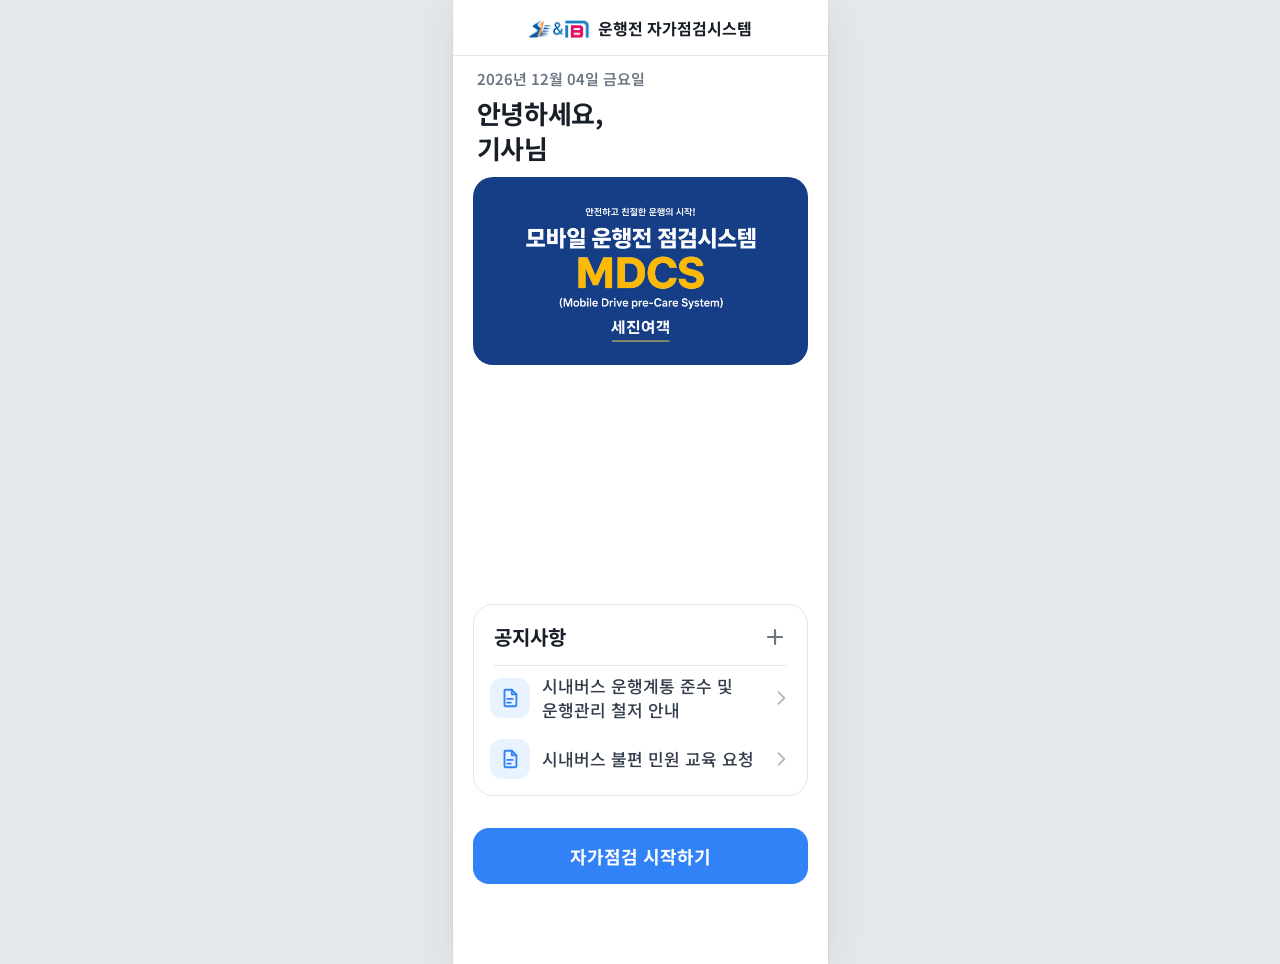
<file: index.html>
<!DOCTYPE html>
<html lang="ko">
<head>
<meta charset="UTF-8">
<meta name="viewport" content="width=device-width,initial-scale=1,viewport-fit=cover">
<title>운행전 자가점검시스템</title>

<!-- 기본 메타 태그 -->
<meta name="description" content="부산 세진여객 운전기사 운행전 자가점검시스템">
<meta name="theme-color" content="#3182F6">

<!-- PWA 메타 태그 (주석처리) -->
<!-- <meta name="apple-mobile-web-app-capable" content="yes"> -->
<!-- <meta name="apple-mobile-web-app-status-bar-style" content="default"> -->
<!-- <meta name="apple-mobile-web-app-title" content="세진여객 점검"> -->

<!-- PWA 아이콘 (주석처리) -->
<!-- <link rel="icon" type="image/png" sizes="32x32" href="/icons/icon-32x32.png"> -->
<!-- <link rel="icon" type="image/png" sizes="16x16" href="/icons/icon-16x16.png"> -->
<!-- <link rel="apple-touch-icon" href="/icons/icon-192x192.png"> -->
<!-- <link rel="manifest" href="/manifest.json"> -->

<link rel="preconnect" href="https://fonts.googleapis.com">
<link rel="preconnect" href="https://fonts.gstatic.com" crossorigin>
<link rel="stylesheet" href="https://fonts.googleapis.com/css2?family=Noto+Sans+KR:wght@400;500;600;700;800&display=swap">
<link rel="stylesheet" href="styles.css?v=20261014g">
</head>
<body>

<!-- ======== 스플래시 ======== -->
<div id="splash" class="splash-overlay">
  <div class="splash-content">
    <div class="splash-logo-wrap">
      <img src="logo1.png" alt="MDCS 로고">
    </div>
    <div class="splash-title">MDCS</div>
    <div class="splash-subtitle splash-subtitle-kr">운행 전 자가점검시스템</div>
    <div class="splash-subtitle">(Mobile Drive Pre-Care System)</div>
  </div>
</div>

<!-- ======== 상단 내비게이션 (header.js) ======== -->
<div id="header-container"></div>

<!-- ======== 메인 화면 ======== -->
<section id="p-landing" class="page" data-nav="brand">
  <div class="landing">
    <div class="landing-greeting">
      <p id="landing-date" class="landing-date"></p>
      <h1 id="landing-hello" class="landing-hello">안녕하세요,<br>기사님</h1>
    </div>

    <div class="banner">
      <img src="images/mdcs-banner-163e86.jpg" alt="안전하고 친절한 운행의 시작! 모바일 운행전 점검시스템 MDCS">
    </div>

    <section class="section-card" aria-labelledby="notice-heading">
      <div class="list-header">
        <h2 id="notice-heading" class="list-header-title">공지사항</h2>
        <button id="notice-board-open" class="icon-btn" type="button" aria-label="공지사항 전체 보기">
          <svg viewBox="0 0 24 24" fill="none" stroke="currentColor" stroke-width="2.2" stroke-linecap="round" aria-hidden="true"><path d="M12 5v14M5 12h14"/></svg>
        </button>
      </div>
      <ul id="landing-notice-list" class="list"></ul>
    </section>
  </div>

  <div class="bottom-cta">
    <button id="landing-start-btn" class="btn btn-primary" type="button">자가점검 시작하기</button>
  </div>
</section>

<!-- ======== 공지사항 전체 ======== -->
<section id="p-board" class="page" data-nav="back" data-title="공지사항" data-tone="grey">
  <div class="landing">
    <section class="section-card">
      <ul id="board-notice-list" class="list"></ul>
    </section>
  </div>
</section>

<!-- ======== 기사님 이름 ======== -->
<section id="p-driver-name" class="page" data-nav="back" data-title="자가점검">
  <div class="top">
    <h1 class="top-title">기사님 성함을<br>알려주세요</h1>
    <p class="top-desc">처음 한 번만 입력하면 다음부터는 바로 시작해요.</p>
  </div>
  <div class="step-body">
    <label class="field">
      <span class="field-label">이름</span>
      <input id="driver-name-input" class="field-input" type="text" placeholder="예) 홍길동" maxlength="20" autocomplete="off">
    </label>
  </div>
  <div class="bottom-cta">
    <div class="cta-row">
      <button class="btn btn-secondary" type="button" data-prev>이전</button>
      <button id="driver-name-submit" class="btn btn-primary" type="button" disabled>다음</button>
    </div>
  </div>
</section>

<!-- ======== 1단계 : 근무지, 이어서 2단계 노선 ======== -->
<section id="p0" class="page" data-nav="back" data-title="자가점검">
  <div class="top" id="site-head">
    <p class="top-eyebrow">1 / 7</p>
    <h1 class="top-title">오늘 근무하는 곳을<br>선택해 주세요</h1>
  </div>
  <div class="step-body">
    <div id="site-options" class="option-grid cols-2">
      <button class="option-tile tall" type="button" data-value="노포" aria-pressed="false">노포</button>
      <button class="option-tile tall" type="button" data-value="정관" aria-pressed="false">정관</button>
    </div>
    <div id="route-section" class="reveal follow-block page-follow" hidden>
      <p class="top-eyebrow">2 / 7</p>
      <h2 class="follow-title">운행할 노선을<br>선택해 주세요</h2>
      <div id="busno-options" class="option-grid cols-3"></div>
      <div id="plate-section" class="reveal follow-block" hidden>
        <h2 class="follow-title">차량번호를 선택해 주세요.</h2>
        <div class="search-wrap">
          <label class="search-field">
            <svg viewBox="0 0 24 24" fill="none" stroke="currentColor" stroke-width="2.2" stroke-linecap="round" aria-hidden="true"><circle cx="11" cy="11" r="7"/><path d="M20 20l-3.5-3.5"/></svg>
            <input id="plate-filter" class="field-input" type="text" inputmode="numeric" maxlength="4" placeholder="차량번호 숫자로 검색" autocomplete="off" aria-label="차량번호 검색">
          </label>
        </div>
        <div id="plate-recent" hidden>
          <p class="section-label">최근 선택</p>
          <div id="plate-recent-grid" class="option-grid cols-3"></div>
        </div>
        <div class="plate-scroll">
          <p id="plate-all-label" class="section-label">전체 차량</p>
          <div id="plate-grid" class="option-grid cols-3"></div>
          <p id="plate-empty" class="empty-state" hidden>검색한 차량번호가 없어요.</p>
        </div>
      </div>
    </div>
    <div id="uniform-section" class="reveal follow-block page-follow" hidden>
      <p class="top-eyebrow">3 / 7</p>
    <h2 class="follow-title">복장 상태는<br>어떤가요?</h2>
  
    <div id="uniform-options" class="option-list">
      <button class="option-row" type="button" data-value="ok" aria-pressed="false">양호해요<span class="radio" aria-hidden="true"></span></button>
      <button class="option-row" type="button" data-value="bad" aria-pressed="false">불량이에요<span class="radio" aria-hidden="true"></span></button>
    </div>
    <div id="uniform-reason-wrap" class="reveal" hidden>
      <label class="field">
        <span class="field-label">어떤 점이 불량인가요?</span>
        <textarea id="reason-input" class="field-input field-textarea" rows="3" maxlength="100" placeholder="예) 넥타이를 착용하지 못했어요" autocomplete="off"></textarea>
        <span id="reason-counter" class="field-counter">0 / 100</span>
      </label>
    </div>
      <button id="uniform-continue" class="btn btn-primary continue-btn" type="button" hidden>이어서 진행하기</button>
    </div>


    <div id="health-section" class="reveal follow-block page-follow" hidden>
      <p class="top-eyebrow">4 / 7</p>
    <h2 class="follow-title">오늘 몸 상태는<br>어떤가요?</h2>
  
    <div id="health-options" class="option-list">
      <button class="option-row" type="button" data-value="ok" aria-pressed="false">양호해요<span class="radio" aria-hidden="true"></span></button>
      <button class="option-row" type="button" data-value="symptom" aria-pressed="false">증상이 있어요<span class="radio" aria-hidden="true"></span></button>
    </div>
    <div id="health-detail-wrap" class="reveal" hidden>
      <p id="health-detail-label" class="section-label">어떤 증상인가요?</p>
      <div id="health-chips" class="option-grid cols-2">
        <button class="option-tile compact" type="button" data-value="몸살" aria-pressed="false">몸살</button>
        <button class="option-tile compact" type="button" data-value="감기" aria-pressed="false">감기</button>
        <button class="option-tile compact" type="button" data-value="장염" aria-pressed="false">장염</button>
        <button class="option-tile compact" type="button" data-value="기타" aria-pressed="false">기타</button>
      </div>
      <div id="health-custom-wrap" class="reveal" hidden>
        <label class="field">
          <span class="field-label">증상을 적어 주세요</span>
          <textarea id="health-custom" class="field-input field-textarea health-note" rows="2" maxlength="100" placeholder="예) 두통이 있어요" autocomplete="off"></textarea>
          <span id="health-counter" class="field-counter">0 / 100</span>
        </label>
        <button id="health-continue" class="btn btn-primary continue-btn" type="button" hidden>이어서 진행하기</button>
        <button id="health-chip-reset" class="text-btn health-reset" type="button">다른 증상 고르기</button>
      </div>
    </div>
    </div>


    <div id="alcohol-section" class="reveal follow-block page-follow" hidden>
      <p class="top-eyebrow">5 / 7</p>
    <h2 class="follow-title">24시간 내에<br>술을 마셨나요?</h2>
  
    <div id="alcohol-options" class="option-list">
      <button class="option-row" type="button" data-value="no" aria-pressed="false">아니요, 마시지 않았어요<span class="radio" aria-hidden="true"></span></button>
      <button class="option-row danger" type="button" data-value="yes" aria-pressed="false">예, 마셨어요<span class="radio" aria-hidden="true"></span></button>
    </div>
    <div id="alcohol-warning" class="callout danger reveal" role="alert" hidden>
      <svg viewBox="0 0 24 24" fill="none" stroke="currentColor" stroke-width="2.2" stroke-linecap="round" aria-hidden="true"><circle cx="12" cy="12" r="9"/><path d="M12 7.5v5.5M12 16.5h.01"/></svg>
      <div>
        <p class="callout-title">반드시 관리자에게 알려 주세요</p>
        <p class="callout-desc">관리자에게 문의한 뒤 음주 측정을 진행해 주세요.</p>
      </div>
    </div>
      <button id="alcohol-continue" class="btn btn-primary continue-btn" type="button" hidden>이어서 진행하기</button>
    </div>


    <div id="interior-section" class="reveal follow-block page-follow check-section" hidden>
      <p class="top-eyebrow">6 / 7</p>
    <h2 class="follow-title">차량 내부 관리 실태를<br>확인해 주세요</h2>
  <div id="vehicle-checks" class="check-list">
    <div class="check-item" data-check="cctv">
      <p class="check-item-title"><span class="check-item-no">1</span>CCTV 작동 및 관리상태</p>
      <div class="option-grid cols-2">
        <button class="option-tile compact" type="button" data-item="cctv" data-value="ok" aria-pressed="false">문제 없음</button>
        <button class="option-tile compact danger" type="button" data-item="cctv" data-value="bad" aria-pressed="false">문제 있음</button>
      </div>
      <div class="reveal" hidden>
        <div class="problem-box">
          <label class="field">
            <span class="field-label">어떤 문제가 있나요?</span>
            <textarea class="field-input field-textarea" data-note="cctv" rows="1" maxlength="100" placeholder="예) 화면이 나오지 않아요" autocomplete="off"></textarea>
            <span class="field-counter">0 / 100</span>
          </label>
          <label class="photo-btn">
            <span class="photo-icon" aria-hidden="true"><svg viewBox="0 0 24 24" fill="none" stroke="currentColor" stroke-width="2" stroke-linecap="round" stroke-linejoin="round"><path d="M4 8h3l1.6-2h6.8L17 8h3a1 1 0 0 1 1 1v9a1 1 0 0 1-1 1H4a1 1 0 0 1-1-1V9a1 1 0 0 1 1-1z"/><circle cx="12" cy="13" r="3.2"/></svg></span>
            <span class="photo-btn-title">사진 촬영</span>
            <input class="photo-input" data-photo="cctv" type="file" accept="image/*" capture="environment">
          </label>
          <div class="photo-preview" data-photo-preview="cctv" hidden>
            <img alt="CCTV 문제 사진">
            <button class="text-btn" type="button" data-photo-clear="cctv">사진 삭제</button>
          </div>
        </div>
      </div>
    </div>
    <div class="check-item" data-check="terminal">
      <p class="check-item-title"><span class="check-item-no">2</span>단말기 작동 상태</p>
      <div class="option-grid cols-2">
        <button class="option-tile compact" type="button" data-item="terminal" data-value="ok" aria-pressed="false">문제 없음</button>
        <button class="option-tile compact danger" type="button" data-item="terminal" data-value="bad" aria-pressed="false">문제 있음</button>
      </div>
      <div class="reveal" hidden>
        <div class="problem-box">
          <label class="field">
            <span class="field-label">어떤 문제가 있나요?</span>
            <textarea class="field-input field-textarea" data-note="terminal" rows="1" maxlength="100" placeholder="예) 단말기가 켜지지 않아요" autocomplete="off"></textarea>
            <span class="field-counter">0 / 100</span>
          </label>
          <label class="photo-btn">
            <span class="photo-icon" aria-hidden="true"><svg viewBox="0 0 24 24" fill="none" stroke="currentColor" stroke-width="2" stroke-linecap="round" stroke-linejoin="round"><path d="M4 8h3l1.6-2h6.8L17 8h3a1 1 0 0 1 1 1v9a1 1 0 0 1-1 1H4a1 1 0 0 1-1-1V9a1 1 0 0 1 1-1z"/><circle cx="12" cy="13" r="3.2"/></svg></span>
            <span class="photo-btn-title">사진 촬영</span>
            <input class="photo-input" data-photo="terminal" type="file" accept="image/*" capture="environment">
          </label>
          <div class="photo-preview" data-photo-preview="terminal" hidden>
            <img alt="단말기 문제 사진">
            <button class="text-btn" type="button" data-photo-clear="terminal">사진 삭제</button>
          </div>
        </div>
      </div>
    </div>
    <div class="check-item" data-check="energy">
      <p class="check-item-title"><span class="check-item-no">3</span>에너지(배터리, CNG) 잔여량</p>
      <div class="option-grid cols-2">
        <button class="option-tile compact" type="button" data-item="energy" data-value="ok" aria-pressed="false">문제 없음</button>
        <button class="option-tile compact danger" type="button" data-item="energy" data-value="bad" aria-pressed="false">문제 있음</button>
      </div>
      <div class="reveal" hidden>
        <div class="problem-box">
          <label class="field">
            <span class="field-label">어떤 문제가 있나요?</span>
            <textarea class="field-input field-textarea" data-note="energy" rows="1" maxlength="100" placeholder="예) CNG가 거의 없어요" autocomplete="off"></textarea>
            <span class="field-counter">0 / 100</span>
          </label>
          <label class="photo-btn">
            <span class="photo-icon" aria-hidden="true"><svg viewBox="0 0 24 24" fill="none" stroke="currentColor" stroke-width="2" stroke-linecap="round" stroke-linejoin="round"><path d="M4 8h3l1.6-2h6.8L17 8h3a1 1 0 0 1 1 1v9a1 1 0 0 1-1 1H4a1 1 0 0 1-1-1V9a1 1 0 0 1 1-1z"/><circle cx="12" cy="13" r="3.2"/></svg></span>
            <span class="photo-btn-title">사진 촬영</span>
            <input class="photo-input" data-photo="energy" type="file" accept="image/*" capture="environment">
          </label>
          <div class="photo-preview" data-photo-preview="energy" hidden>
            <img alt="에너지 잔여량 문제 사진">
            <button class="text-btn" type="button" data-photo-clear="energy">사진 삭제</button>
          </div>
        </div>
      </div>
    </div>
    <div class="check-item" data-check="dashboard">
      <p class="check-item-title"><span class="check-item-no">4</span>계기판(경고등)</p>
      <div class="option-grid cols-2">
        <button class="option-tile compact" type="button" data-item="dashboard" data-value="ok" aria-pressed="false">문제 없음</button>
        <button class="option-tile compact danger" type="button" data-item="dashboard" data-value="bad" aria-pressed="false">문제 있음</button>
      </div>
      <div class="reveal" hidden>
        <div class="problem-box">
          <label class="field">
            <span class="field-label">어떤 문제가 있나요?</span>
            <textarea class="field-input field-textarea" data-note="dashboard" rows="1" maxlength="100" placeholder="예) 경고등이 켜져 있어요" autocomplete="off"></textarea>
            <span class="field-counter">0 / 100</span>
          </label>
          <label class="photo-btn">
            <span class="photo-icon" aria-hidden="true"><svg viewBox="0 0 24 24" fill="none" stroke="currentColor" stroke-width="2" stroke-linecap="round" stroke-linejoin="round"><path d="M4 8h3l1.6-2h6.8L17 8h3a1 1 0 0 1 1 1v9a1 1 0 0 1-1 1H4a1 1 0 0 1-1-1V9a1 1 0 0 1 1-1z"/><circle cx="12" cy="13" r="3.2"/></svg></span>
            <span class="photo-btn-title">사진 촬영</span>
            <input class="photo-input" data-photo="dashboard" type="file" accept="image/*" capture="environment">
          </label>
          <div class="photo-preview" data-photo-preview="dashboard" hidden>
            <img alt="계기판 문제 사진">
            <button class="text-btn" type="button" data-photo-clear="dashboard">사진 삭제</button>
          </div>
        </div>
      </div>
    </div>
    <div class="check-item" data-check="suspension">
      <p class="check-item-title"><span class="check-item-no">5</span>에어서스펜션 상태</p>
      <div class="option-grid cols-2">
        <button class="option-tile compact" type="button" data-item="suspension" data-value="ok" aria-pressed="false">문제 없음</button>
        <button class="option-tile compact danger" type="button" data-item="suspension" data-value="bad" aria-pressed="false">문제 있음</button>
      </div>
      <div class="reveal" hidden>
        <div class="problem-box">
          <label class="field">
            <span class="field-label">어떤 문제가 있나요?</span>
            <textarea class="field-input field-textarea" data-note="suspension" rows="1" maxlength="100" placeholder="예) 한쪽이 내려가 있어요" autocomplete="off"></textarea>
            <span class="field-counter">0 / 100</span>
          </label>
          <label class="photo-btn">
            <span class="photo-icon" aria-hidden="true"><svg viewBox="0 0 24 24" fill="none" stroke="currentColor" stroke-width="2" stroke-linecap="round" stroke-linejoin="round"><path d="M4 8h3l1.6-2h6.8L17 8h3a1 1 0 0 1 1 1v9a1 1 0 0 1-1 1H4a1 1 0 0 1-1-1V9a1 1 0 0 1 1-1z"/><circle cx="12" cy="13" r="3.2"/></svg></span>
            <span class="photo-btn-title">사진 촬영</span>
            <input class="photo-input" data-photo="suspension" type="file" accept="image/*" capture="environment">
          </label>
          <div class="photo-preview" data-photo-preview="suspension" hidden>
            <img alt="에어서스펜션 문제 사진">
            <button class="text-btn" type="button" data-photo-clear="suspension">사진 삭제</button>
          </div>
        </div>
      </div>
    </div>
    <div class="check-item" data-check="etc">
      <p class="check-item-title"><span class="check-item-no">6</span>기타</p>
      <div class="option-grid cols-2">
        <button class="option-tile compact" type="button" data-item="etc" data-value="ok" aria-pressed="false">문제 없음</button>
        <button class="option-tile compact danger" type="button" data-item="etc" data-value="bad" aria-pressed="false">문제 있음</button>
      </div>
      <div class="reveal" hidden>
        <div class="problem-box">
          <label class="field">
            <span class="field-label">어떤 문제가 있나요?</span>
            <textarea class="field-input field-textarea" data-note="etc" rows="1" maxlength="100" placeholder="다른 이상을 적어 주세요" autocomplete="off"></textarea>
            <span class="field-counter">0 / 100</span>
          </label>
          <label class="photo-btn">
            <span class="photo-icon" aria-hidden="true"><svg viewBox="0 0 24 24" fill="none" stroke="currentColor" stroke-width="2" stroke-linecap="round" stroke-linejoin="round"><path d="M4 8h3l1.6-2h6.8L17 8h3a1 1 0 0 1 1 1v9a1 1 0 0 1-1 1H4a1 1 0 0 1-1-1V9a1 1 0 0 1 1-1z"/><circle cx="12" cy="13" r="3.2"/></svg></span>
            <span class="photo-btn-title">사진 촬영</span>
            <input class="photo-input" data-photo="etc" type="file" accept="image/*" capture="environment">
          </label>
          <div class="photo-preview" data-photo-preview="etc" hidden>
            <img alt="기타 문제 사진">
            <button class="text-btn" type="button" data-photo-clear="etc">사진 삭제</button>
          </div>
        </div>
      </div>
    </div>
  </div>
      <button id="interior-continue" class="btn btn-primary continue-btn" type="button" hidden>이어서 진행하기</button>
    </div>


    <div id="exterior-section" class="reveal follow-block page-follow check-section" hidden>
      <p class="top-eyebrow">7 / 7</p>
    <h2 class="follow-title">차량 외부 관리 실태를<br>확인해 주세요</h2>
  <div id="exterior-checks" class="check-list">
    <div class="check-item" data-check="accident">
      <p class="check-item-title"><span class="check-item-no">1</span>외부 사고 흔적 유무</p>
      <div class="option-grid cols-2">
        <button class="option-tile compact" type="button" data-item="accident" data-value="ok" aria-pressed="false">문제 없음</button>
        <button class="option-tile compact danger" type="button" data-item="accident" data-value="bad" aria-pressed="false">문제 있음</button>
      </div>
      <div class="reveal" hidden>
        <div class="problem-box">
          <label class="field">
            <span class="field-label">어떤 문제가 있나요?</span>
            <textarea class="field-input field-textarea" data-note="accident" rows="1" maxlength="100" placeholder="예) 왼쪽 문에 긁힌 자국이 있어요" autocomplete="off"></textarea>
            <span class="field-counter">0 / 100</span>
          </label>
          <label class="photo-btn">
            <span class="photo-icon" aria-hidden="true"><svg viewBox="0 0 24 24" fill="none" stroke="currentColor" stroke-width="2" stroke-linecap="round" stroke-linejoin="round"><path d="M4 8h3l1.6-2h6.8L17 8h3a1 1 0 0 1 1 1v9a1 1 0 0 1-1 1H4a1 1 0 0 1-1-1V9a1 1 0 0 1 1-1z"/><circle cx="12" cy="13" r="3.2"/></svg></span>
            <span class="photo-btn-title">사진 촬영</span>
            <input class="photo-input" data-photo="accident" type="file" accept="image/*" capture="environment">
          </label>
          <div class="photo-preview" data-photo-preview="accident" hidden>
            <img alt="외부 사고 흔적 사진">
            <button class="text-btn" type="button" data-photo-clear="accident">사진 삭제</button>
          </div>
        </div>
      </div>
    </div>
    <div class="check-item" data-check="tire">
      <p class="check-item-title"><span class="check-item-no">2</span>타이어 공기압 및 상태</p>
      <div class="option-grid cols-2">
        <button class="option-tile compact" type="button" data-item="tire" data-value="ok" aria-pressed="false">문제 없음</button>
        <button class="option-tile compact danger" type="button" data-item="tire" data-value="bad" aria-pressed="false">문제 있음</button>
      </div>
      <div class="reveal" hidden>
        <div class="problem-box">
          <label class="field">
            <span class="field-label">어떤 문제가 있나요?</span>
            <textarea class="field-input field-textarea" data-note="tire" rows="1" maxlength="100" placeholder="예) 앞바퀴 공기가 부족해요" autocomplete="off"></textarea>
            <span class="field-counter">0 / 100</span>
          </label>
          <label class="photo-btn">
            <span class="photo-icon" aria-hidden="true"><svg viewBox="0 0 24 24" fill="none" stroke="currentColor" stroke-width="2" stroke-linecap="round" stroke-linejoin="round"><path d="M4 8h3l1.6-2h6.8L17 8h3a1 1 0 0 1 1 1v9a1 1 0 0 1-1 1H4a1 1 0 0 1-1-1V9a1 1 0 0 1 1-1z"/><circle cx="12" cy="13" r="3.2"/></svg></span>
            <span class="photo-btn-title">사진 촬영</span>
            <input class="photo-input" data-photo="tire" type="file" accept="image/*" capture="environment">
          </label>
          <div class="photo-preview" data-photo-preview="tire" hidden>
            <img alt="타이어 문제 사진">
            <button class="text-btn" type="button" data-photo-clear="tire">사진 삭제</button>
          </div>
        </div>
      </div>
    </div>
    <div class="check-item" data-check="wiper">
      <p class="check-item-title"><span class="check-item-no">3</span>와이퍼 작동상태</p>
      <div class="option-grid cols-2">
        <button class="option-tile compact" type="button" data-item="wiper" data-value="ok" aria-pressed="false">문제 없음</button>
        <button class="option-tile compact danger" type="button" data-item="wiper" data-value="bad" aria-pressed="false">문제 있음</button>
      </div>
      <div class="reveal" hidden>
        <div class="problem-box">
          <label class="field">
            <span class="field-label">어떤 문제가 있나요?</span>
            <textarea class="field-input field-textarea" data-note="wiper" rows="1" maxlength="100" placeholder="예) 와이퍼가 잘 움직이지 않아요" autocomplete="off"></textarea>
            <span class="field-counter">0 / 100</span>
          </label>
          <label class="photo-btn">
            <span class="photo-icon" aria-hidden="true"><svg viewBox="0 0 24 24" fill="none" stroke="currentColor" stroke-width="2" stroke-linecap="round" stroke-linejoin="round"><path d="M4 8h3l1.6-2h6.8L17 8h3a1 1 0 0 1 1 1v9a1 1 0 0 1-1 1H4a1 1 0 0 1-1-1V9a1 1 0 0 1 1-1z"/><circle cx="12" cy="13" r="3.2"/></svg></span>
            <span class="photo-btn-title">사진 촬영</span>
            <input class="photo-input" data-photo="wiper" type="file" accept="image/*" capture="environment">
          </label>
          <div class="photo-preview" data-photo-preview="wiper" hidden>
            <img alt="와이퍼 문제 사진">
            <button class="text-btn" type="button" data-photo-clear="wiper">사진 삭제</button>
          </div>
        </div>
      </div>
    </div>
    <div class="check-item" data-check="etc">
      <p class="check-item-title"><span class="check-item-no">4</span>기타</p>
      <div class="option-grid cols-2">
        <button class="option-tile compact" type="button" data-item="etc" data-value="ok" aria-pressed="false">문제 없음</button>
        <button class="option-tile compact danger" type="button" data-item="etc" data-value="bad" aria-pressed="false">문제 있음</button>
      </div>
      <div class="reveal" hidden>
        <div class="problem-box">
          <label class="field">
            <span class="field-label">어떤 문제가 있나요?</span>
            <textarea class="field-input field-textarea" data-note="etc" rows="1" maxlength="100" placeholder="다른 이상을 적어 주세요" autocomplete="off"></textarea>
            <span class="field-counter">0 / 100</span>
          </label>
          <label class="photo-btn">
            <span class="photo-icon" aria-hidden="true"><svg viewBox="0 0 24 24" fill="none" stroke="currentColor" stroke-width="2" stroke-linecap="round" stroke-linejoin="round"><path d="M4 8h3l1.6-2h6.8L17 8h3a1 1 0 0 1 1 1v9a1 1 0 0 1-1 1H4a1 1 0 0 1-1-1V9a1 1 0 0 1 1-1z"/><circle cx="12" cy="13" r="3.2"/></svg></span>
            <span class="photo-btn-title">사진 촬영</span>
            <input class="photo-input" data-photo="etc" type="file" accept="image/*" capture="environment">
          </label>
          <div class="photo-preview" data-photo-preview="etc" hidden>
            <img alt="기타 외부 문제 사진">
            <button class="text-btn" type="button" data-photo-clear="etc">사진 삭제</button>
          </div>
        </div>
      </div>
    </div>
    <div id="exterior-alert" class="callout danger" role="alert" hidden>
      <svg viewBox="0 0 24 24" fill="none" stroke="currentColor" stroke-width="2.2" stroke-linecap="round" aria-hidden="true"><circle cx="12" cy="12" r="9"/><path d="M12 7.5v5.5M12 16.5h.01"/></svg>
      <div>
        <p id="exterior-alert-title" class="callout-title"></p>
        <p id="exterior-alert-desc" class="callout-desc"></p>
      </div>
    </div>
  </div>
      <button id="exterior-continue" class="btn btn-primary continue-btn" type="button" hidden>이어서 진행하기</button>
    </div>


    <div id="review-section" class="reveal follow-block page-follow" hidden>
      <h2 class="follow-title">제출하기 전에<br>확인해 주세요</h2>
      <p class="top-desc">고칠 내용이 있으면 '수정'을 눌러 주세요.</p>
      <ul id="review-list" class="review-list"></ul>
    </div>
  </div>

  <div class="bottom-cta">
    <div class="summary" data-summary></div>
    <div class="cta-row" id="flow-prev-row">
      <button class="btn btn-secondary" type="button" data-prev>이전</button>
    </div>
    <div class="cta-row" id="flow-submit-row" hidden>
      <button class="btn btn-secondary" type="button" data-prev>이전</button>
      <button id="submit-btn" class="btn btn-primary" type="button">제출하기</button>
    </div>
  </div>
</section>

<!-- ======== 완료 ======== -->
<section id="done" class="page" data-nav="brand">
  <div class="result">
    <svg class="result-icon" viewBox="0 0 88 88" aria-hidden="true"><circle cx="44" cy="44" r="44"/><path d="M27 45l11 11 23-24"/></svg>
    <h1 class="result-title">점검을 마쳤어요</h1>
    <p class="result-desc">오늘도 안전 운행하세요.</p>
    <dl id="result-card" class="result-card"></dl>
    <div id="done-alert" class="callout danger" role="alert" hidden>
      <svg viewBox="0 0 24 24" fill="none" stroke="currentColor" stroke-width="2.2" stroke-linecap="round" aria-hidden="true"><circle cx="12" cy="12" r="9"/><path d="M12 7.5v5.5M12 16.5h.01"/></svg>
      <div>
        <p class="callout-title">운행 전에 관리자에게 알려 주세요</p>
        <p class="callout-desc">24시간 안에 음주했다고 답했어요. 음주 측정을 진행해 주세요.</p>
      </div>
    </div>
  </div>
  <div class="bottom-cta">
    <button id="done-home-btn" class="btn btn-primary" type="button">처음으로</button>
  </div>
</section>

<!-- ======== 공지 이미지 보기 ======== -->
<div id="notice-viewer" class="viewer" role="dialog" aria-modal="true" aria-labelledby="notice-viewer-title" hidden>
  <div class="viewer-bar">
    <button id="notice-viewer-close" class="icon-btn" type="button" aria-label="닫기">
      <svg viewBox="0 0 24 24" fill="none" stroke="currentColor" stroke-width="2.2" stroke-linecap="round" aria-hidden="true"><path d="M6 6l12 12M18 6L6 18"/></svg>
    </button>
    <p id="notice-viewer-title" class="viewer-title"></p>
    <span class="icon-btn-spacer" aria-hidden="true"></span>
  </div>
  <div id="notice-viewer-body" class="viewer-body"></div>
</div>

<div id="toast" class="toast" role="status" aria-live="polite"></div>

<script src="header.js?v=20261012f"></script>
<script src="app.js?v=20261014g"></script>
</body>
</html>
</file>
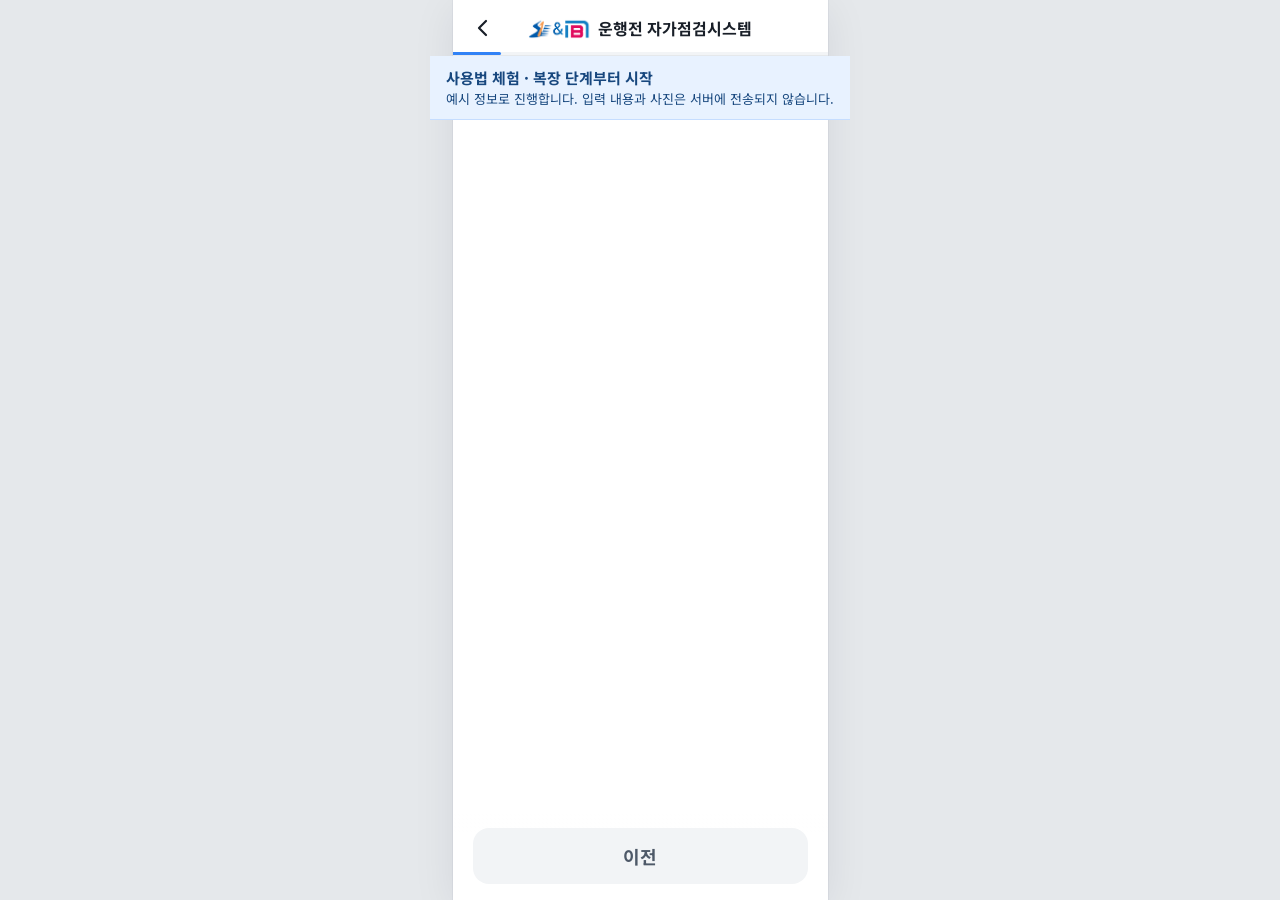
<file: demo.html>
<!DOCTYPE html>
<html lang="ko">
<head>
<meta charset="UTF-8">
<meta name="viewport" content="width=device-width,initial-scale=1,viewport-fit=cover">
<title>MDCS 사용법 체험 · 복장 단계부터</title>
<base href="https://busanbus.github.io/MDCS2/">

<!-- 기본 메타 태그 -->
<meta name="description" content="부산 세진여객 운전기사 운행전 자가점검시스템">
<meta name="theme-color" content="#3182F6">

<!-- PWA 메타 태그 (주석처리) -->
<!-- <meta name="apple-mobile-web-app-capable" content="yes"> -->
<!-- <meta name="apple-mobile-web-app-status-bar-style" content="default"> -->
<!-- <meta name="apple-mobile-web-app-title" content="세진여객 점검"> -->

<!-- PWA 아이콘 (주석처리) -->
<!-- <link rel="icon" type="image/png" sizes="32x32" href="/icons/icon-32x32.png"> -->
<!-- <link rel="icon" type="image/png" sizes="16x16" href="/icons/icon-16x16.png"> -->
<!-- <link rel="apple-touch-icon" href="/icons/icon-192x192.png"> -->
<!-- <link rel="manifest" href="/manifest.json"> -->

<link rel="preconnect" href="https://fonts.googleapis.com">
<link rel="preconnect" href="https://fonts.gstatic.com" crossorigin>
<link rel="stylesheet" href="https://fonts.googleapis.com/css2?family=Noto+Sans+KR:wght@400;500;600;700;800&display=swap">
<style>/* =========================================================
   MDCS 운행전 자가점검시스템
   Toss Design System(TDS) 기반 스타일
   ========================================================= */

/* ======== 디자인 토큰 ======== */
:root {
  --grey-50: #F9FAFB;
  --grey-100: #F2F4F6;
  --grey-200: #E5E8EB;
  --grey-300: #D1D6DB;
  --grey-400: #B0B8C1;
  --grey-500: #8B95A1;
  --grey-600: #6B7684;
  --grey-700: #4E5968;
  --grey-800: #333D4B;
  --grey-900: #191F28;

  --blue-50: #E8F3FF;
  --blue-100: #C9E2FF;
  --blue-500: #3182F6;
  --blue-600: #2272EB;
  --blue-700: #1B64DA;

  --red-50: #FFEEEE;
  --red-500: #F04452;
  --red-600: #E42939;

  --radius-s: 12px;
  --radius-m: 16px;
  --radius-l: 20px;

  --nav-height: 56px;
  --cta-height: 56px;
  --frame-width: 375px;

  --ease: cubic-bezier(0.2, 0, 0, 1);
  --font: 'Noto Sans KR', -apple-system, BlinkMacSystemFont, 'Segoe UI', sans-serif;
}

/* ======== 기본 ======== */
* {
  margin: 0;
  padding: 0;
  box-sizing: border-box;
  -webkit-tap-highlight-color: transparent;
}

[hidden] {
  display: none !important;
}

html {
  background: var(--grey-200);
  overflow-x: hidden;
}

body {
  min-height: 100vh;
  min-height: 100svh;
  overflow-x: hidden;
  font-family: var(--font);
  line-height: 1.5;
  color: var(--grey-900);
  background: #fff;
  word-break: keep-all;
  -webkit-font-smoothing: antialiased;
}

body[data-tone="grey"] {
  background: var(--grey-100);
}

body.no-scroll {
  overflow: hidden;
}

button {
  font: inherit;
  color: inherit;
  background: none;
  border: 0;
  cursor: pointer;
  touch-action: manipulation;
}

button:disabled {
  cursor: default;
}

input,
textarea {
  font: inherit;
  color: inherit;
}

img {
  display: block;
  max-width: 100%;
}

:focus-visible {
  outline: 2px solid var(--blue-500);
  outline-offset: 2px;
}

/* ======== 스플래시 ======== */
.splash-overlay {
  position: fixed;
  inset: 0;
  z-index: 9999;
  display: flex;
  align-items: center;
  justify-content: center;
  background: var(--blue-500);
  color: #fff;
  text-align: center;
  font-family: var(--font);
}

.splash-content {
  display: flex;
  flex-direction: column;
  align-items: center;
  gap: 6px;
  padding: 32px;
}

.splash-logo-wrap {
  width: 96px;
  height: 96px;
  margin-bottom: 20px;
  display: flex;
  align-items: center;
  justify-content: center;
  background: #fff;
  border-radius: 28px;
  box-shadow: 0 16px 40px rgba(0, 30, 80, 0.25);
}

.splash-logo-wrap img {
  width: 76px;
  height: 76px;
  object-fit: contain;
}

.splash-title {
  font-size: 44px;
  font-weight: 800;
  line-height: 1.1;
  letter-spacing: -0.5px;
}

.splash-subtitle {
  font-size: 14px;
  font-weight: 500;
  opacity: 0.8;
}

.splash-subtitle-kr {
  margin-top: 4px;
  font-size: 20px;
  font-weight: 700;
  opacity: 1;
}

.splash-overlay.fade-out {
  animation: splashFadeOut 1.2s var(--ease) forwards;
}

@keyframes splashFadeOut {
  to {
    opacity: 0;
    visibility: hidden;
  }
}

/* ======== 상단 내비게이션 ======== */
.nav {
  position: fixed;
  top: 0;
  left: 0;
  right: 0;
  z-index: 100;
  height: var(--nav-height);
  display: flex;
  align-items: center;
  padding: 0 8px;
  background: #fff;
  border-bottom: 1px solid var(--grey-200);
}

.nav-brand {
  position: absolute;
  left: 50%;
  transform: translateX(-50%);
  height: 44px;
  display: flex;
  align-items: center;
  justify-content: center;
  gap: 8px;
  padding: 0 8px;
  border-radius: var(--radius-s);
  font-size: 16px;
  font-weight: 700;
  color: var(--grey-900);
  white-space: nowrap;
}

.nav-logo {
  height: 22px;
  width: auto;
}

.nav .nav-back {
  display: none;
  position: relative;
  z-index: 1;
}

.nav[data-mode="back"] .nav-back {
  display: inline-flex;
}

.nav-progress {
  position: absolute;
  left: 0;
  right: 0;
  bottom: 0;
  height: 3px;
  background: var(--grey-100);
  opacity: 0;
  transition: opacity 0.2s;
}

.nav.has-progress .nav-progress {
  opacity: 1;
}

.nav-progress-bar {
  width: 0;
  height: 100%;
  background: var(--blue-500);
  border-radius: 0 3px 3px 0;
  transition: width 0.4s var(--ease);
}

/* ======== 버튼 ======== */
.icon-btn {
  flex: 0 0 auto;
  width: 44px;
  height: 44px;
  display: inline-flex;
  align-items: center;
  justify-content: center;
  border-radius: var(--radius-s);
  color: var(--grey-900);
  transition: background 0.15s;
}

.icon-btn svg {
  width: 24px;
  height: 24px;
}

.icon-btn:active,
.nav-brand:active {
  background: rgba(2, 32, 71, 0.06);
}

.icon-btn-spacer {
  flex: 0 0 auto;
  width: 44px;
}

.btn {
  width: 100%;
  height: var(--cta-height);
  display: flex;
  align-items: center;
  justify-content: center;
  gap: 8px;
  padding: 0 20px;
  border-radius: var(--radius-m);
  font-size: 18px;
  font-weight: 700;
  transition: background 0.15s, transform 0.1s;
}

.btn:active:not(:disabled) {
  transform: scale(0.98);
}

.btn-primary {
  background: var(--blue-500);
  color: #fff;
}

.btn-primary:active:not(:disabled) {
  background: var(--blue-700);
}

.btn-primary:disabled {
  background: var(--blue-100);
}

.btn-secondary {
  background: var(--grey-100);
  color: var(--grey-700);
}

.btn-secondary:active {
  background: var(--grey-200);
}

.btn.is-loading,
.btn.is-loading:disabled {
  position: relative;
  background: var(--blue-500);
  color: transparent;
}

.btn.is-loading::after {
  content: '';
  position: absolute;
  width: 22px;
  height: 22px;
  border: 2.5px solid rgba(255, 255, 255, 0.4);
  border-top-color: #fff;
  border-radius: 50%;
  animation: spin 0.7s linear infinite;
}

.text-btn {
  flex: 0 0 auto;
  padding: 8px 10px;
  margin: -8px -10px -8px 0;
  border-radius: 8px;
  font-size: 16px;
  font-weight: 600;
  color: var(--blue-500);
  transition: background 0.15s;
}

.text-btn:active {
  background: var(--blue-50);
}

.bottom-cta {
  position: fixed;
  left: 0;
  right: 0;
  bottom: 0;
  z-index: 50;
  display: flex;
  flex-direction: column;
  gap: 10px;
  padding: 16px 20px calc(16px + env(safe-area-inset-bottom));
  background: linear-gradient(to bottom, rgba(255, 255, 255, 0), #fff 20px);
  pointer-events: none;
}

.bottom-cta > * {
  pointer-events: auto;
}

.cta-row {
  display: flex;
  gap: 8px;
}

.cta-row .btn {
  flex: 1 1 0;
  width: auto;
  min-width: 0;
}

body[data-tone="grey"] .bottom-cta {
  background: linear-gradient(to bottom, rgba(242, 244, 246, 0), var(--grey-100) 20px);
}

/* ======== 페이지 ======== */
.page {
  display: none;
  min-height: 100vh;
  min-height: 100svh;
  padding: var(--nav-height) 0 calc(168px + env(safe-area-inset-bottom));
}

.page.active {
  display: block;
}

.page.enter-forward > :not(.bottom-cta) {
  animation: pageInForward 0.32s var(--ease);
}

.page.enter-back > :not(.bottom-cta) {
  animation: pageInBack 0.32s var(--ease);
}

/* ======== Top (단계 제목) ======== */
.top {
  padding: 20px 24px 0;
}

.top-eyebrow {
  margin-bottom: 6px;
  font-size: 15px;
  font-weight: 700;
  color: var(--blue-500);
}

.top-title {
  font-size: 26px;
  font-weight: 700;
  line-height: 1.38;
  letter-spacing: -0.3px;
  color: var(--grey-900);
}

.top-desc {
  margin-top: 8px;
  font-size: 17px;
  color: var(--grey-700);
}

.summary {
  display: flex;
  flex-wrap: wrap;
  justify-content: center;
  gap: 6px;
}

.summary:empty {
  display: none;
}

.summary-chip {
  padding: 6px 12px;
  border-radius: 8px;
  background: var(--grey-100);
  font-size: 14px;
  font-weight: 600;
  color: var(--grey-700);
}

.step-body {
  padding: 28px 24px 0;
}

.section-label {
  margin: 20px 0 10px;
  font-size: 15px;
  font-weight: 600;
  color: var(--grey-600);
}

.empty-state {
  padding: 40px 0;
  text-align: center;
  font-size: 16px;
  color: var(--grey-500);
}

/* ======== 선택 타일 ======== */
.option-grid {
  display: grid;
  gap: 10px;
}

.cols-2 {
  grid-template-columns: repeat(2, 1fr);
}

.cols-3 {
  grid-template-columns: repeat(3, 1fr);
}

.option-tile {
  min-height: 64px;
  padding: 10px 6px;
  border: 2px solid transparent;
  border-radius: var(--radius-m);
  background: var(--grey-100);
  font-size: 19px;
  font-weight: 600;
  line-height: 1.3;
  color: var(--grey-800);
  text-align: center;
  transition: background 0.15s, border-color 0.15s, color 0.15s, transform 0.1s;
}

.option-tile.tall {
  min-height: 120px;
  font-size: 24px;
  font-weight: 700;
}

.option-tile.compact {
  min-height: 56px;
  font-size: 18px;
}

.option-tile:active,
.option-row:active {
  transform: scale(0.97);
}

.option-tile.selected {
  background: var(--blue-50);
  border-color: var(--blue-500);
  color: var(--blue-600);
}

.option-tile.danger.selected {
  background: var(--red-50);
  border-color: var(--red-500);
  color: var(--red-600);
}

.check-list {
  display: flex;
  flex-direction: column;
  gap: 16px;
}

.check-section .follow-title {
  margin-bottom: 22px;
  font-size: 24px;
}

.check-item-title {
  display: flex;
  align-items: center;
  gap: 8px;
  margin-bottom: 8px;
  font-size: 17px;
  font-weight: 700;
  line-height: 1.35;
  letter-spacing: -0.2px;
  color: var(--grey-900);
}

.check-item-no {
  flex: 0 0 auto;
  width: 24px;
  height: 24px;
  display: inline-flex;
  align-items: center;
  justify-content: center;
  border-radius: 50%;
  background: var(--blue-500);
  font-size: 13px;
  font-weight: 700;
  color: #fff;
}

.check-list .option-grid {
  gap: 8px;
}

.check-list .option-tile.compact {
  min-height: 48px;
  padding: 8px 4px;
  font-size: 16px;
}

.check-item .reveal {
  margin-top: 10px;
}

.problem-box {
  display: grid;
  grid-template-columns: 1fr auto;
  align-items: center;
  gap: 2px 8px;
  padding: 10px 12px 8px;
  overflow: hidden;
  border-radius: var(--radius-m);
  background: var(--grey-100);
}

.problem-box:focus-within {
  box-shadow: inset 0 0 0 2px var(--blue-500);
}

.problem-box .field {
  display: contents;
}

.problem-box .field-label {
  grid-column: 1 / -1;
  margin: 0;
  padding: 0;
  font-size: 13px;
}

.problem-box .field-input,
.problem-box .field-input:focus {
  grid-column: 1 / -1;
  min-height: 0;
  padding: 4px 2px 0;
  border-color: transparent;
  border-radius: 0;
  background: transparent;
  font-size: 16px;
  line-height: 1.4;
}

.check-item .field-textarea {
  min-height: 42px;
}

.problem-box .field-counter {
  grid-column: 1;
  align-self: center;
  margin: 0;
  padding: 0;
}

.photo-btn {
  position: relative;
  grid-column: 2;
  width: auto;
  min-height: 34px;
  display: inline-flex;
  align-items: center;
  justify-content: center;
  gap: 6px;
  margin: 0;
  padding: 0 12px;
  border-radius: 999px;
  background: #fff;
  color: var(--blue-600);
  box-shadow: inset 0 0 0 1.5px var(--blue-500);
}

.photo-btn:active {
  background: var(--blue-50);
}

.photo-icon {
  flex: 0 0 auto;
  width: 18px;
  height: 18px;
  display: inline-flex;
  align-items: center;
  justify-content: center;
  color: var(--blue-500);
}

.photo-icon svg {
  width: 18px;
  height: 18px;
}

.photo-btn-title {
  font-size: 14px;
  font-weight: 700;
  color: var(--blue-600);
}

.photo-input {
  position: absolute;
  width: 1px;
  height: 1px;
  margin: -1px;
  padding: 0;
  overflow: hidden;
  clip: rect(0 0 0 0);
  border: 0;
}

.photo-preview {
  grid-column: 1 / -1;
  display: flex;
  align-items: center;
  gap: 10px;
  padding: 6px 0 2px;
}

.photo-preview[hidden] {
  display: none;
}

.photo-preview img {
  width: 48px;
  height: 48px;
  object-fit: cover;
  border-radius: 8px;
  background: #fff;
}

/* ======== 선택 목록 (라디오형) ======== */
.option-list {
  display: flex;
  flex-direction: column;
  gap: 10px;
}

.option-row {
  width: 100%;
  min-height: 68px;
  display: flex;
  align-items: center;
  justify-content: space-between;
  gap: 12px;
  padding: 16px 20px;
  border: 2px solid transparent;
  border-radius: var(--radius-m);
  background: var(--grey-100);
  font-size: 19px;
  font-weight: 600;
  color: var(--grey-800);
  text-align: left;
  transition: background 0.15s, border-color 0.15s, color 0.15s, transform 0.1s;
}

.option-row.selected {
  background: var(--blue-50);
  border-color: var(--blue-500);
  color: var(--blue-600);
}

.option-row.danger.selected {
  background: var(--red-50);
  border-color: var(--red-500);
  color: var(--red-600);
}

.radio {
  position: relative;
  flex: 0 0 auto;
  width: 26px;
  height: 26px;
  border: 2px solid var(--grey-300);
  border-radius: 50%;
  background: #fff;
  transition: background 0.15s, border-color 0.15s;
}

.option-row.selected .radio {
  border-color: currentColor;
  background: currentColor;
}

.option-row.selected .radio::after {
  content: '';
  position: absolute;
  left: 7px;
  top: 3px;
  width: 7px;
  height: 12px;
  border: solid #fff;
  border-width: 0 2.5px 2.5px 0;
  transform: rotate(45deg);
}

.reveal {
  margin-top: 20px;
  animation: reveal 0.28s var(--ease);
}

.follow-block {
  margin-top: 36px;
}

.page-follow {
  min-height: calc(100svh - var(--nav-height));
}

.follow-title {
  margin-bottom: 20px;
  font-size: 26px;
  font-weight: 700;
  line-height: 1.38;
  letter-spacing: -0.3px;
}

.continue-btn {
  width: 100%;
  margin-top: 16px;
}

.plate-scroll {
  max-height: 200px;
  margin-top: 4px;
  overflow-y: auto;
  -webkit-overflow-scrolling: touch;
}

#plate-grid .option-tile,
#plate-recent-grid .option-tile {
  min-height: 44px;
  padding: 6px 4px;
  font-size: 17px;
}

.plate-scroll .section-label {
  margin-top: 8px;
}

.field-textarea.health-note {
  min-height: 72px;
}

.health-reset {
  display: block;
  margin: 12px auto 0;
}

/* ======== 입력 ======== */
.field {
  display: block;
}

.field-label {
  display: block;
  margin-bottom: 8px;
  font-size: 15px;
  font-weight: 600;
  color: var(--grey-700);
}

.field-input {
  width: 100%;
  min-height: 60px;
  padding: 16px 18px;
  border: 2px solid transparent;
  border-radius: var(--radius-m);
  background: var(--grey-100);
  font-size: 19px;
  color: var(--grey-900);
  outline: none;
  transition: border-color 0.15s, background 0.15s;
}

.field-input::placeholder {
  color: var(--grey-400);
}

.field-input:focus {
  border-color: var(--blue-500);
  background: #fff;
}

.field-textarea {
  min-height: 112px;
  font-size: 17px;
  line-height: 1.5;
  resize: none;
}

.field-counter {
  display: block;
  margin-top: 6px;
  text-align: right;
  font-size: 14px;
  color: var(--grey-500);
}

.search-wrap {
  position: sticky;
  top: var(--nav-height);
  z-index: 5;
  margin: -12px -24px 0;
  padding: 12px 24px;
  background: #fff;
}

.search-field {
  position: relative;
  display: block;
}

.search-field svg {
  position: absolute;
  left: 16px;
  top: 50%;
  width: 22px;
  height: 22px;
  transform: translateY(-50%);
  color: var(--grey-500);
  pointer-events: none;
}

.search-field .field-input {
  min-height: 52px;
  padding: 12px 16px 12px 48px;
  font-size: 18px;
}

/* ======== 안내 박스 ======== */
.callout {
  display: flex;
  gap: 12px;
  padding: 16px 18px;
  border-radius: var(--radius-m);
  text-align: left;
}

.callout svg {
  flex: 0 0 auto;
  width: 24px;
  height: 24px;
  margin-top: 1px;
}

.callout-title {
  font-size: 17px;
  font-weight: 700;
}

.callout-desc {
  margin-top: 2px;
  font-size: 15px;
  color: var(--grey-700);
}

.callout.danger {
  background: var(--red-50);
  color: var(--red-600);
}

/* ======== 메인 화면 ======== */
.landing {
  display: flex;
  flex-direction: column;
  gap: 12px;
  min-height: calc(100svh - var(--nav-height) - 104px - env(safe-area-inset-bottom));
  padding: 4px 20px 0;
}

.landing-greeting {
  padding: 8px 4px 0;
}

.landing-date {
  font-size: 15px;
  font-weight: 600;
  color: var(--grey-600);
}

.landing-hello {
  margin-top: 4px;
  font-size: 26px;
  font-weight: 700;
  line-height: 1.35;
  letter-spacing: -0.3px;
  color: var(--grey-900);
}

.banner {
  overflow: hidden;
  border-radius: var(--radius-l);
  background: #163E86;
}

.banner img {
  display: block;
  width: 100%;
  height: auto;
}

.section-card {
  padding: 4px 0 8px;
  border: 1px solid var(--grey-200);
  border-radius: var(--radius-l);
  background: #fff;
}

.landing .section-card {
  margin-top: auto;
}

.landing .list-header {
  margin-bottom: 0;
  padding: 6px 0;
}

.landing .list-row {
  gap: 12px;
  padding: 8px 16px;
}

.list-header {
  display: flex;
  align-items: center;
  justify-content: space-between;
  margin: 0 20px 4px;
  padding: 10px 0;
  border-bottom: 1px solid var(--grey-200);
}

.list-header .icon-btn {
  margin-right: -10px;
  color: var(--grey-600);
}

.list-header-title {
  font-size: 20px;
  font-weight: 700;
  color: var(--grey-900);
}

.list {
  list-style: none;
}

.list-row {
  width: 100%;
  display: flex;
  align-items: center;
  gap: 14px;
  padding: 14px 20px;
  text-align: left;
  transition: background 0.15s;
}

.list-row:active {
  background: var(--grey-100);
}

.list-row-icon {
  flex: 0 0 auto;
  width: 40px;
  height: 40px;
  display: flex;
  align-items: center;
  justify-content: center;
  border-radius: var(--radius-s);
  background: var(--blue-50);
  color: var(--blue-500);
}

.list-row-icon svg {
  width: 22px;
  height: 22px;
}

.list-row-text {
  flex: 1;
  min-width: 0;
  font-size: 17px;
  font-weight: 500;
  line-height: 1.45;
  color: var(--grey-800);
}

.list-row-arrow {
  flex: 0 0 auto;
  width: 20px;
  height: 20px;
  color: var(--grey-400);
}

.list-row-arrow svg {
  width: 100%;
  height: 100%;
}

/* ======== 제출 전 확인 ======== */
.review-list {
  list-style: none;
  padding: 4px 20px;
  border-radius: var(--radius-l);
  background: var(--grey-50);
  border: 1px solid var(--grey-100);
}

.review-row {
  display: flex;
  align-items: center;
  gap: 12px;
  padding: 16px 0;
}

.review-row + .review-row {
  border-top: 1px solid var(--grey-200);
}

.review-main {
  flex: 1;
  min-width: 0;
}

.review-label {
  display: block;
  font-size: 14px;
  font-weight: 500;
  color: var(--grey-600);
}

.review-value {
  display: block;
  margin-top: 2px;
  font-size: 19px;
  font-weight: 700;
  color: var(--grey-900);
}

.review-value.warn {
  color: var(--red-500);
}

.review-detail {
  display: block;
  margin-top: 4px;
  font-size: 15px;
  color: var(--grey-700);
  white-space: pre-line;
  overflow-wrap: anywhere;
}

/* ======== 완료 ======== */
.result {
  display: flex;
  flex-direction: column;
  align-items: center;
  padding: 56px 24px 0;
  text-align: center;
}

.result-icon {
  width: 88px;
  height: 88px;
}

.result-icon circle {
  fill: var(--blue-500);
  transform-origin: center;
  animation: pop 0.45s var(--ease) both;
}

.result-icon path {
  fill: none;
  stroke: #fff;
  stroke-width: 5;
  stroke-linecap: round;
  stroke-linejoin: round;
  stroke-dasharray: 50;
  stroke-dashoffset: 50;
  animation: draw 0.35s 0.3s var(--ease) forwards;
}

.result-title {
  margin-top: 24px;
  font-size: 26px;
  font-weight: 700;
  color: var(--grey-900);
}

.result-desc {
  margin-top: 8px;
  font-size: 17px;
  color: var(--grey-700);
}

.result-card {
  width: 100%;
  margin-top: 36px;
  padding: 4px 20px;
  border-radius: var(--radius-l);
  background: var(--grey-50);
  border: 1px solid var(--grey-100);
  text-align: left;
}

.result-card div {
  display: flex;
  justify-content: space-between;
  gap: 12px;
  padding: 14px 0;
  font-size: 16px;
}

.result-card div + div {
  border-top: 1px solid var(--grey-200);
}

.result-card dt {
  color: var(--grey-600);
}

.result-card dd {
  font-weight: 600;
  color: var(--grey-900);
}

.result .callout {
  width: 100%;
  margin-top: 16px;
}

/* ======== 공지 이미지 보기 ======== */
.viewer {
  position: fixed;
  inset: 0;
  z-index: 500;
  display: flex;
  flex-direction: column;
  background: var(--grey-100);
  animation: sheetUp 0.3s var(--ease);
}

.viewer-bar {
  height: var(--nav-height);
  display: flex;
  align-items: center;
  padding: 0 8px;
  background: #fff;
}

.viewer-title {
  flex: 1;
  min-width: 0;
  text-align: center;
  font-size: 17px;
  font-weight: 600;
  white-space: nowrap;
  overflow: hidden;
  text-overflow: ellipsis;
}

.viewer-body {
  flex: 1;
  display: flex;
  flex-direction: column;
  gap: 12px;
  padding: 16px;
  overflow: auto;
  -webkit-overflow-scrolling: touch;
}

.viewer-body img {
  width: 100%;
  height: auto;
  border-radius: var(--radius-s);
  background: #fff;
  box-shadow: 0 1px 3px rgba(0, 23, 51, 0.06);
}

/* ======== 토스트 ======== */
.toast {
  position: fixed;
  left: 20px;
  right: 20px;
  bottom: calc(100px + env(safe-area-inset-bottom));
  z-index: 600;
  padding: 14px 18px;
  border-radius: 14px;
  background: rgba(25, 31, 40, 0.92);
  font-size: 16px;
  font-weight: 500;
  color: #fff;
  text-align: center;
  opacity: 0;
  transform: translateY(8px);
  pointer-events: none;
  transition: opacity 0.2s, transform 0.2s var(--ease);
}

.toast.show {
  opacity: 1;
  transform: none;
}

/* ======== 마우스 환경 hover ======== */
@media (hover: hover) {
  .icon-btn:hover,
  .nav-brand:hover {
    background: rgba(2, 32, 71, 0.05);
  }

  .btn-primary:hover:not(:disabled) {
    background: var(--blue-600);
  }

  .btn-secondary:hover {
    background: var(--grey-200);
  }

  .option-tile:not(.selected):hover,
  .option-row:not(.selected):hover {
    background: var(--grey-200);
  }

  .list-row:hover {
    background: var(--grey-50);
  }
}

/* ======== 애니메이션 ======== */
@keyframes pageInForward {
  from { opacity: 0; }
  to { opacity: 1; }
}

@keyframes pageInBack {
  from { opacity: 0; }
  to { opacity: 1; }
}

@keyframes reveal {
  from { opacity: 0; }
  to { opacity: 1; }
}

@keyframes sheetUp {
  from { opacity: 0; transform: translateY(24px); }
  to { opacity: 1; transform: none; }
}

@keyframes pop {
  from { transform: scale(0.4); opacity: 0; }
  to { transform: scale(1); opacity: 1; }
}

@keyframes draw {
  to { stroke-dashoffset: 0; }
}

@keyframes spin {
  to { transform: rotate(360deg); }
}

@media (prefers-reduced-motion: reduce) {
  * {
    animation-duration: 0.01ms !important;
    animation-iteration-count: 1 !important;
    transition-duration: 0.01ms !important;
  }
}

/* ======== PC: 모바일 너비(375px) 프레임 유지 ======== */
@media (min-width: 768px) {
  body {
    position: relative;
    max-width: var(--frame-width);
    margin: 0 auto;
    box-shadow: 0 0 0 1px rgba(0, 23, 51, 0.04), 0 8px 40px rgba(0, 23, 51, 0.08);
  }

  .nav,
  .bottom-cta,
  .viewer {
    left: calc(50% - var(--frame-width) / 2);
    right: auto;
    width: var(--frame-width);
  }

  .toast {
    left: calc(50% - var(--frame-width) / 2 + 20px);
    right: auto;
    width: calc(var(--frame-width) - 40px);
  }
}
</style>
<style>
body.demo-mode { --nav-height: 124px; }
.demo-mode .nav { height:56px; }
.demo-banner { max-width:420px; margin:0 auto; }
.demo-banner { position:fixed; top:56px; left:0; right:0; z-index:101; background:#e8f2ff; border-bottom:1px solid #c5ddff; padding:10px 16px; color:#17477e; font-size:13px; line-height:1.55; }
.demo-banner strong { display:block; font-size:15px; }
#site-head, #site-options, #route-section { display:none !important; }
#p0 .step-body > #uniform-section { margin-top:0; }
#splash { display:none !important; }
@media (max-width:380px) { body.demo-mode { --nav-height:144px; } }
</style></head>
<body class="demo-mode">

<!-- ======== 스플래시 ======== -->
<div id="splash" class="splash-overlay">
  <div class="splash-content">
    <div class="splash-logo-wrap">
      <img src="logo1.png" alt="MDCS 로고">
    </div>
    <div class="splash-title">MDCS</div>
    <div class="splash-subtitle splash-subtitle-kr">운행 전 자가점검시스템</div>
    <div class="splash-subtitle">(Mobile Drive Pre-Care System)</div>
  </div>
</div>

<!-- ======== 상단 내비게이션 (header.js) ======== -->
<div id="header-container"></div>
<aside class="demo-banner" role="note"><strong>사용법 체험 · 복장 단계부터 시작</strong>예시 정보로 진행합니다. 입력 내용과 사진은 서버에 전송되지 않습니다.</aside>

<!-- ======== 메인 화면 ======== -->
<section id="p-landing" class="page" data-nav="brand">
  <div class="landing">
    <div class="landing-greeting">
      <p id="landing-date" class="landing-date"></p>
      <h1 id="landing-hello" class="landing-hello">안녕하세요,<br>기사님</h1>
    </div>

    <div class="banner">
      <img src="images/mdcs-banner-163e86.jpg" alt="안전하고 친절한 운행의 시작! 모바일 운행전 점검시스템 MDCS">
    </div>

    <section class="section-card" aria-labelledby="notice-heading">
      <div class="list-header">
        <h2 id="notice-heading" class="list-header-title">공지사항</h2>
        <button id="notice-board-open" class="icon-btn" type="button" aria-label="공지사항 전체 보기">
          <svg viewBox="0 0 24 24" fill="none" stroke="currentColor" stroke-width="2.2" stroke-linecap="round" aria-hidden="true"><path d="M12 5v14M5 12h14"/></svg>
        </button>
      </div>
      <ul id="landing-notice-list" class="list"></ul>
    </section>
  </div>

  <div class="bottom-cta">
    <button id="landing-start-btn" class="btn btn-primary" type="button">자가점검 시작하기</button>
  </div>
</section>

<!-- ======== 공지사항 전체 ======== -->
<section id="p-board" class="page" data-nav="back" data-title="공지사항" data-tone="grey">
  <div class="landing">
    <section class="section-card">
      <ul id="board-notice-list" class="list"></ul>
    </section>
  </div>
</section>

<!-- ======== 기사님 이름 ======== -->
<section id="p-driver-name" class="page" data-nav="back" data-title="자가점검">
  <div class="top">
    <h1 class="top-title">기사님 성함을<br>알려주세요</h1>
    <p class="top-desc">처음 한 번만 입력하면 다음부터는 바로 시작해요.</p>
  </div>
  <div class="step-body">
    <label class="field">
      <span class="field-label">이름</span>
      <input id="driver-name-input" class="field-input" type="text" placeholder="예) 홍길동" maxlength="20" autocomplete="off">
    </label>
  </div>
  <div class="bottom-cta">
    <div class="cta-row">
      <button class="btn btn-secondary" type="button" data-prev>이전</button>
      <button id="driver-name-submit" class="btn btn-primary" type="button" disabled>다음</button>
    </div>
  </div>
</section>

<!-- ======== 1단계 : 근무지, 이어서 2단계 노선 ======== -->
<section id="p0" class="page" data-nav="back" data-title="자가점검">
  <div class="top" id="site-head">
    <p class="top-eyebrow">1 / 7</p>
    <h1 class="top-title">오늘 근무하는 곳을<br>선택해 주세요</h1>
  </div>
  <div class="step-body">
    <div id="site-options" class="option-grid cols-2">
      <button class="option-tile tall" type="button" data-value="노포" aria-pressed="false">노포</button>
      <button class="option-tile tall" type="button" data-value="정관" aria-pressed="false">정관</button>
    </div>
    <div id="route-section" class="reveal follow-block page-follow" hidden>
      <p class="top-eyebrow">2 / 7</p>
      <h2 class="follow-title">운행할 노선을<br>선택해 주세요</h2>
      <div id="busno-options" class="option-grid cols-3"></div>
      <div id="plate-section" class="reveal follow-block" hidden>
        <h2 class="follow-title">차량번호를 선택해 주세요.</h2>
        <div class="search-wrap">
          <label class="search-field">
            <svg viewBox="0 0 24 24" fill="none" stroke="currentColor" stroke-width="2.2" stroke-linecap="round" aria-hidden="true"><circle cx="11" cy="11" r="7"/><path d="M20 20l-3.5-3.5"/></svg>
            <input id="plate-filter" class="field-input" type="text" inputmode="numeric" maxlength="4" placeholder="차량번호 숫자로 검색" autocomplete="off" aria-label="차량번호 검색">
          </label>
        </div>
        <div id="plate-recent" hidden>
          <p class="section-label">최근 선택</p>
          <div id="plate-recent-grid" class="option-grid cols-3"></div>
        </div>
        <div class="plate-scroll">
          <p id="plate-all-label" class="section-label">전체 차량</p>
          <div id="plate-grid" class="option-grid cols-3"></div>
          <p id="plate-empty" class="empty-state" hidden>검색한 차량번호가 없어요.</p>
        </div>
      </div>
    </div>
    <div id="uniform-section" class="reveal follow-block page-follow" hidden>
      <p class="top-eyebrow">3 / 7</p>
    <h2 class="follow-title">복장 상태는<br>어떤가요?</h2>
  
    <div id="uniform-options" class="option-list">
      <button class="option-row" type="button" data-value="ok" aria-pressed="false">양호해요<span class="radio" aria-hidden="true"></span></button>
      <button class="option-row" type="button" data-value="bad" aria-pressed="false">불량이에요<span class="radio" aria-hidden="true"></span></button>
    </div>
    <div id="uniform-reason-wrap" class="reveal" hidden>
      <label class="field">
        <span class="field-label">어떤 점이 불량인가요?</span>
        <textarea id="reason-input" class="field-input field-textarea" rows="3" maxlength="100" placeholder="예) 넥타이를 착용하지 못했어요" autocomplete="off"></textarea>
        <span id="reason-counter" class="field-counter">0 / 100</span>
      </label>
    </div>
      <button id="uniform-continue" class="btn btn-primary continue-btn" type="button" hidden>이어서 진행하기</button>
    </div>


    <div id="health-section" class="reveal follow-block page-follow" hidden>
      <p class="top-eyebrow">4 / 7</p>
    <h2 class="follow-title">오늘 몸 상태는<br>어떤가요?</h2>
  
    <div id="health-options" class="option-list">
      <button class="option-row" type="button" data-value="ok" aria-pressed="false">양호해요<span class="radio" aria-hidden="true"></span></button>
      <button class="option-row" type="button" data-value="symptom" aria-pressed="false">증상이 있어요<span class="radio" aria-hidden="true"></span></button>
    </div>
    <div id="health-detail-wrap" class="reveal" hidden>
      <p id="health-detail-label" class="section-label">어떤 증상인가요?</p>
      <div id="health-chips" class="option-grid cols-2">
        <button class="option-tile compact" type="button" data-value="몸살" aria-pressed="false">몸살</button>
        <button class="option-tile compact" type="button" data-value="감기" aria-pressed="false">감기</button>
        <button class="option-tile compact" type="button" data-value="장염" aria-pressed="false">장염</button>
        <button class="option-tile compact" type="button" data-value="기타" aria-pressed="false">기타</button>
      </div>
      <div id="health-custom-wrap" class="reveal" hidden>
        <label class="field">
          <span class="field-label">증상을 적어 주세요</span>
          <textarea id="health-custom" class="field-input field-textarea health-note" rows="2" maxlength="100" placeholder="예) 두통이 있어요" autocomplete="off"></textarea>
          <span id="health-counter" class="field-counter">0 / 100</span>
        </label>
        <button id="health-continue" class="btn btn-primary continue-btn" type="button" hidden>이어서 진행하기</button>
        <button id="health-chip-reset" class="text-btn health-reset" type="button">다른 증상 고르기</button>
      </div>
    </div>
    </div>


    <div id="alcohol-section" class="reveal follow-block page-follow" hidden>
      <p class="top-eyebrow">5 / 7</p>
    <h2 class="follow-title">24시간 내에<br>술을 마셨나요?</h2>
  
    <div id="alcohol-options" class="option-list">
      <button class="option-row" type="button" data-value="no" aria-pressed="false">아니요, 마시지 않았어요<span class="radio" aria-hidden="true"></span></button>
      <button class="option-row danger" type="button" data-value="yes" aria-pressed="false">예, 마셨어요<span class="radio" aria-hidden="true"></span></button>
    </div>
    <div id="alcohol-warning" class="callout danger reveal" role="alert" hidden>
      <svg viewBox="0 0 24 24" fill="none" stroke="currentColor" stroke-width="2.2" stroke-linecap="round" aria-hidden="true"><circle cx="12" cy="12" r="9"/><path d="M12 7.5v5.5M12 16.5h.01"/></svg>
      <div>
        <p class="callout-title">반드시 관리자에게 알려 주세요</p>
        <p class="callout-desc">관리자에게 문의한 뒤 음주 측정을 진행해 주세요.</p>
      </div>
    </div>
      <button id="alcohol-continue" class="btn btn-primary continue-btn" type="button" hidden>이어서 진행하기</button>
    </div>


    <div id="interior-section" class="reveal follow-block page-follow check-section" hidden>
      <p class="top-eyebrow">6 / 7</p>
    <h2 class="follow-title">차량 내부 관리 실태를<br>확인해 주세요</h2>
  <div id="vehicle-checks" class="check-list">
    <div class="check-item" data-check="cctv">
      <p class="check-item-title"><span class="check-item-no">1</span>CCTV 작동 및 관리상태</p>
      <div class="option-grid cols-2">
        <button class="option-tile compact" type="button" data-item="cctv" data-value="ok" aria-pressed="false">문제 없음</button>
        <button class="option-tile compact danger" type="button" data-item="cctv" data-value="bad" aria-pressed="false">문제 있음</button>
      </div>
      <div class="reveal" hidden>
        <div class="problem-box">
          <label class="field">
            <span class="field-label">어떤 문제가 있나요?</span>
            <textarea class="field-input field-textarea" data-note="cctv" rows="1" maxlength="100" placeholder="예) 화면이 나오지 않아요" autocomplete="off"></textarea>
            <span class="field-counter">0 / 100</span>
          </label>
          <label class="photo-btn">
            <span class="photo-icon" aria-hidden="true"><svg viewBox="0 0 24 24" fill="none" stroke="currentColor" stroke-width="2" stroke-linecap="round" stroke-linejoin="round"><path d="M4 8h3l1.6-2h6.8L17 8h3a1 1 0 0 1 1 1v9a1 1 0 0 1-1 1H4a1 1 0 0 1-1-1V9a1 1 0 0 1 1-1z"/><circle cx="12" cy="13" r="3.2"/></svg></span>
            <span class="photo-btn-title">사진 촬영</span>
            <input class="photo-input" data-photo="cctv" type="file" accept="image/*" capture="environment">
          </label>
          <div class="photo-preview" data-photo-preview="cctv" hidden>
            <img alt="CCTV 문제 사진">
            <button class="text-btn" type="button" data-photo-clear="cctv">사진 삭제</button>
          </div>
        </div>
      </div>
    </div>
    <div class="check-item" data-check="terminal">
      <p class="check-item-title"><span class="check-item-no">2</span>단말기 작동 상태</p>
      <div class="option-grid cols-2">
        <button class="option-tile compact" type="button" data-item="terminal" data-value="ok" aria-pressed="false">문제 없음</button>
        <button class="option-tile compact danger" type="button" data-item="terminal" data-value="bad" aria-pressed="false">문제 있음</button>
      </div>
      <div class="reveal" hidden>
        <div class="problem-box">
          <label class="field">
            <span class="field-label">어떤 문제가 있나요?</span>
            <textarea class="field-input field-textarea" data-note="terminal" rows="1" maxlength="100" placeholder="예) 단말기가 켜지지 않아요" autocomplete="off"></textarea>
            <span class="field-counter">0 / 100</span>
          </label>
          <label class="photo-btn">
            <span class="photo-icon" aria-hidden="true"><svg viewBox="0 0 24 24" fill="none" stroke="currentColor" stroke-width="2" stroke-linecap="round" stroke-linejoin="round"><path d="M4 8h3l1.6-2h6.8L17 8h3a1 1 0 0 1 1 1v9a1 1 0 0 1-1 1H4a1 1 0 0 1-1-1V9a1 1 0 0 1 1-1z"/><circle cx="12" cy="13" r="3.2"/></svg></span>
            <span class="photo-btn-title">사진 촬영</span>
            <input class="photo-input" data-photo="terminal" type="file" accept="image/*" capture="environment">
          </label>
          <div class="photo-preview" data-photo-preview="terminal" hidden>
            <img alt="단말기 문제 사진">
            <button class="text-btn" type="button" data-photo-clear="terminal">사진 삭제</button>
          </div>
        </div>
      </div>
    </div>
    <div class="check-item" data-check="energy">
      <p class="check-item-title"><span class="check-item-no">3</span>에너지(배터리, CNG) 잔여량</p>
      <div class="option-grid cols-2">
        <button class="option-tile compact" type="button" data-item="energy" data-value="ok" aria-pressed="false">문제 없음</button>
        <button class="option-tile compact danger" type="button" data-item="energy" data-value="bad" aria-pressed="false">문제 있음</button>
      </div>
      <div class="reveal" hidden>
        <div class="problem-box">
          <label class="field">
            <span class="field-label">어떤 문제가 있나요?</span>
            <textarea class="field-input field-textarea" data-note="energy" rows="1" maxlength="100" placeholder="예) CNG가 거의 없어요" autocomplete="off"></textarea>
            <span class="field-counter">0 / 100</span>
          </label>
          <label class="photo-btn">
            <span class="photo-icon" aria-hidden="true"><svg viewBox="0 0 24 24" fill="none" stroke="currentColor" stroke-width="2" stroke-linecap="round" stroke-linejoin="round"><path d="M4 8h3l1.6-2h6.8L17 8h3a1 1 0 0 1 1 1v9a1 1 0 0 1-1 1H4a1 1 0 0 1-1-1V9a1 1 0 0 1 1-1z"/><circle cx="12" cy="13" r="3.2"/></svg></span>
            <span class="photo-btn-title">사진 촬영</span>
            <input class="photo-input" data-photo="energy" type="file" accept="image/*" capture="environment">
          </label>
          <div class="photo-preview" data-photo-preview="energy" hidden>
            <img alt="에너지 잔여량 문제 사진">
            <button class="text-btn" type="button" data-photo-clear="energy">사진 삭제</button>
          </div>
        </div>
      </div>
    </div>
    <div class="check-item" data-check="dashboard">
      <p class="check-item-title"><span class="check-item-no">4</span>계기판(경고등)</p>
      <div class="option-grid cols-2">
        <button class="option-tile compact" type="button" data-item="dashboard" data-value="ok" aria-pressed="false">문제 없음</button>
        <button class="option-tile compact danger" type="button" data-item="dashboard" data-value="bad" aria-pressed="false">문제 있음</button>
      </div>
      <div class="reveal" hidden>
        <div class="problem-box">
          <label class="field">
            <span class="field-label">어떤 문제가 있나요?</span>
            <textarea class="field-input field-textarea" data-note="dashboard" rows="1" maxlength="100" placeholder="예) 경고등이 켜져 있어요" autocomplete="off"></textarea>
            <span class="field-counter">0 / 100</span>
          </label>
          <label class="photo-btn">
            <span class="photo-icon" aria-hidden="true"><svg viewBox="0 0 24 24" fill="none" stroke="currentColor" stroke-width="2" stroke-linecap="round" stroke-linejoin="round"><path d="M4 8h3l1.6-2h6.8L17 8h3a1 1 0 0 1 1 1v9a1 1 0 0 1-1 1H4a1 1 0 0 1-1-1V9a1 1 0 0 1 1-1z"/><circle cx="12" cy="13" r="3.2"/></svg></span>
            <span class="photo-btn-title">사진 촬영</span>
            <input class="photo-input" data-photo="dashboard" type="file" accept="image/*" capture="environment">
          </label>
          <div class="photo-preview" data-photo-preview="dashboard" hidden>
            <img alt="계기판 문제 사진">
            <button class="text-btn" type="button" data-photo-clear="dashboard">사진 삭제</button>
          </div>
        </div>
      </div>
    </div>
    <div class="check-item" data-check="suspension">
      <p class="check-item-title"><span class="check-item-no">5</span>에어서스펜션 상태</p>
      <div class="option-grid cols-2">
        <button class="option-tile compact" type="button" data-item="suspension" data-value="ok" aria-pressed="false">문제 없음</button>
        <button class="option-tile compact danger" type="button" data-item="suspension" data-value="bad" aria-pressed="false">문제 있음</button>
      </div>
      <div class="reveal" hidden>
        <div class="problem-box">
          <label class="field">
            <span class="field-label">어떤 문제가 있나요?</span>
            <textarea class="field-input field-textarea" data-note="suspension" rows="1" maxlength="100" placeholder="예) 한쪽이 내려가 있어요" autocomplete="off"></textarea>
            <span class="field-counter">0 / 100</span>
          </label>
          <label class="photo-btn">
            <span class="photo-icon" aria-hidden="true"><svg viewBox="0 0 24 24" fill="none" stroke="currentColor" stroke-width="2" stroke-linecap="round" stroke-linejoin="round"><path d="M4 8h3l1.6-2h6.8L17 8h3a1 1 0 0 1 1 1v9a1 1 0 0 1-1 1H4a1 1 0 0 1-1-1V9a1 1 0 0 1 1-1z"/><circle cx="12" cy="13" r="3.2"/></svg></span>
            <span class="photo-btn-title">사진 촬영</span>
            <input class="photo-input" data-photo="suspension" type="file" accept="image/*" capture="environment">
          </label>
          <div class="photo-preview" data-photo-preview="suspension" hidden>
            <img alt="에어서스펜션 문제 사진">
            <button class="text-btn" type="button" data-photo-clear="suspension">사진 삭제</button>
          </div>
        </div>
      </div>
    </div>
    <div class="check-item" data-check="etc">
      <p class="check-item-title"><span class="check-item-no">6</span>기타</p>
      <div class="option-grid cols-2">
        <button class="option-tile compact" type="button" data-item="etc" data-value="ok" aria-pressed="false">문제 없음</button>
        <button class="option-tile compact danger" type="button" data-item="etc" data-value="bad" aria-pressed="false">문제 있음</button>
      </div>
      <div class="reveal" hidden>
        <div class="problem-box">
          <label class="field">
            <span class="field-label">어떤 문제가 있나요?</span>
            <textarea class="field-input field-textarea" data-note="etc" rows="1" maxlength="100" placeholder="다른 이상을 적어 주세요" autocomplete="off"></textarea>
            <span class="field-counter">0 / 100</span>
          </label>
          <label class="photo-btn">
            <span class="photo-icon" aria-hidden="true"><svg viewBox="0 0 24 24" fill="none" stroke="currentColor" stroke-width="2" stroke-linecap="round" stroke-linejoin="round"><path d="M4 8h3l1.6-2h6.8L17 8h3a1 1 0 0 1 1 1v9a1 1 0 0 1-1 1H4a1 1 0 0 1-1-1V9a1 1 0 0 1 1-1z"/><circle cx="12" cy="13" r="3.2"/></svg></span>
            <span class="photo-btn-title">사진 촬영</span>
            <input class="photo-input" data-photo="etc" type="file" accept="image/*" capture="environment">
          </label>
          <div class="photo-preview" data-photo-preview="etc" hidden>
            <img alt="기타 문제 사진">
            <button class="text-btn" type="button" data-photo-clear="etc">사진 삭제</button>
          </div>
        </div>
      </div>
    </div>
  </div>
      <button id="interior-continue" class="btn btn-primary continue-btn" type="button" hidden>이어서 진행하기</button>
    </div>


    <div id="exterior-section" class="reveal follow-block page-follow check-section" hidden>
      <p class="top-eyebrow">7 / 7</p>
    <h2 class="follow-title">차량 외부 관리 실태를<br>확인해 주세요</h2>
  <div id="exterior-checks" class="check-list">
    <div class="check-item" data-check="accident">
      <p class="check-item-title"><span class="check-item-no">1</span>외부 사고 흔적 유무</p>
      <div class="option-grid cols-2">
        <button class="option-tile compact" type="button" data-item="accident" data-value="ok" aria-pressed="false">문제 없음</button>
        <button class="option-tile compact danger" type="button" data-item="accident" data-value="bad" aria-pressed="false">문제 있음</button>
      </div>
      <div class="reveal" hidden>
        <div class="problem-box">
          <label class="field">
            <span class="field-label">어떤 문제가 있나요?</span>
            <textarea class="field-input field-textarea" data-note="accident" rows="1" maxlength="100" placeholder="예) 왼쪽 문에 긁힌 자국이 있어요" autocomplete="off"></textarea>
            <span class="field-counter">0 / 100</span>
          </label>
          <label class="photo-btn">
            <span class="photo-icon" aria-hidden="true"><svg viewBox="0 0 24 24" fill="none" stroke="currentColor" stroke-width="2" stroke-linecap="round" stroke-linejoin="round"><path d="M4 8h3l1.6-2h6.8L17 8h3a1 1 0 0 1 1 1v9a1 1 0 0 1-1 1H4a1 1 0 0 1-1-1V9a1 1 0 0 1 1-1z"/><circle cx="12" cy="13" r="3.2"/></svg></span>
            <span class="photo-btn-title">사진 촬영</span>
            <input class="photo-input" data-photo="accident" type="file" accept="image/*" capture="environment">
          </label>
          <div class="photo-preview" data-photo-preview="accident" hidden>
            <img alt="외부 사고 흔적 사진">
            <button class="text-btn" type="button" data-photo-clear="accident">사진 삭제</button>
          </div>
        </div>
      </div>
    </div>
    <div class="check-item" data-check="tire">
      <p class="check-item-title"><span class="check-item-no">2</span>타이어 공기압 및 상태</p>
      <div class="option-grid cols-2">
        <button class="option-tile compact" type="button" data-item="tire" data-value="ok" aria-pressed="false">문제 없음</button>
        <button class="option-tile compact danger" type="button" data-item="tire" data-value="bad" aria-pressed="false">문제 있음</button>
      </div>
      <div class="reveal" hidden>
        <div class="problem-box">
          <label class="field">
            <span class="field-label">어떤 문제가 있나요?</span>
            <textarea class="field-input field-textarea" data-note="tire" rows="1" maxlength="100" placeholder="예) 앞바퀴 공기가 부족해요" autocomplete="off"></textarea>
            <span class="field-counter">0 / 100</span>
          </label>
          <label class="photo-btn">
            <span class="photo-icon" aria-hidden="true"><svg viewBox="0 0 24 24" fill="none" stroke="currentColor" stroke-width="2" stroke-linecap="round" stroke-linejoin="round"><path d="M4 8h3l1.6-2h6.8L17 8h3a1 1 0 0 1 1 1v9a1 1 0 0 1-1 1H4a1 1 0 0 1-1-1V9a1 1 0 0 1 1-1z"/><circle cx="12" cy="13" r="3.2"/></svg></span>
            <span class="photo-btn-title">사진 촬영</span>
            <input class="photo-input" data-photo="tire" type="file" accept="image/*" capture="environment">
          </label>
          <div class="photo-preview" data-photo-preview="tire" hidden>
            <img alt="타이어 문제 사진">
            <button class="text-btn" type="button" data-photo-clear="tire">사진 삭제</button>
          </div>
        </div>
      </div>
    </div>
    <div class="check-item" data-check="wiper">
      <p class="check-item-title"><span class="check-item-no">3</span>와이퍼 작동상태</p>
      <div class="option-grid cols-2">
        <button class="option-tile compact" type="button" data-item="wiper" data-value="ok" aria-pressed="false">문제 없음</button>
        <button class="option-tile compact danger" type="button" data-item="wiper" data-value="bad" aria-pressed="false">문제 있음</button>
      </div>
      <div class="reveal" hidden>
        <div class="problem-box">
          <label class="field">
            <span class="field-label">어떤 문제가 있나요?</span>
            <textarea class="field-input field-textarea" data-note="wiper" rows="1" maxlength="100" placeholder="예) 와이퍼가 잘 움직이지 않아요" autocomplete="off"></textarea>
            <span class="field-counter">0 / 100</span>
          </label>
          <label class="photo-btn">
            <span class="photo-icon" aria-hidden="true"><svg viewBox="0 0 24 24" fill="none" stroke="currentColor" stroke-width="2" stroke-linecap="round" stroke-linejoin="round"><path d="M4 8h3l1.6-2h6.8L17 8h3a1 1 0 0 1 1 1v9a1 1 0 0 1-1 1H4a1 1 0 0 1-1-1V9a1 1 0 0 1 1-1z"/><circle cx="12" cy="13" r="3.2"/></svg></span>
            <span class="photo-btn-title">사진 촬영</span>
            <input class="photo-input" data-photo="wiper" type="file" accept="image/*" capture="environment">
          </label>
          <div class="photo-preview" data-photo-preview="wiper" hidden>
            <img alt="와이퍼 문제 사진">
            <button class="text-btn" type="button" data-photo-clear="wiper">사진 삭제</button>
          </div>
        </div>
      </div>
    </div>
    <div class="check-item" data-check="etc">
      <p class="check-item-title"><span class="check-item-no">4</span>기타</p>
      <div class="option-grid cols-2">
        <button class="option-tile compact" type="button" data-item="etc" data-value="ok" aria-pressed="false">문제 없음</button>
        <button class="option-tile compact danger" type="button" data-item="etc" data-value="bad" aria-pressed="false">문제 있음</button>
      </div>
      <div class="reveal" hidden>
        <div class="problem-box">
          <label class="field">
            <span class="field-label">어떤 문제가 있나요?</span>
            <textarea class="field-input field-textarea" data-note="etc" rows="1" maxlength="100" placeholder="다른 이상을 적어 주세요" autocomplete="off"></textarea>
            <span class="field-counter">0 / 100</span>
          </label>
          <label class="photo-btn">
            <span class="photo-icon" aria-hidden="true"><svg viewBox="0 0 24 24" fill="none" stroke="currentColor" stroke-width="2" stroke-linecap="round" stroke-linejoin="round"><path d="M4 8h3l1.6-2h6.8L17 8h3a1 1 0 0 1 1 1v9a1 1 0 0 1-1 1H4a1 1 0 0 1-1-1V9a1 1 0 0 1 1-1z"/><circle cx="12" cy="13" r="3.2"/></svg></span>
            <span class="photo-btn-title">사진 촬영</span>
            <input class="photo-input" data-photo="etc" type="file" accept="image/*" capture="environment">
          </label>
          <div class="photo-preview" data-photo-preview="etc" hidden>
            <img alt="기타 외부 문제 사진">
            <button class="text-btn" type="button" data-photo-clear="etc">사진 삭제</button>
          </div>
        </div>
      </div>
    </div>
    <div id="exterior-alert" class="callout danger" role="alert" hidden>
      <svg viewBox="0 0 24 24" fill="none" stroke="currentColor" stroke-width="2.2" stroke-linecap="round" aria-hidden="true"><circle cx="12" cy="12" r="9"/><path d="M12 7.5v5.5M12 16.5h.01"/></svg>
      <div>
        <p id="exterior-alert-title" class="callout-title"></p>
        <p id="exterior-alert-desc" class="callout-desc"></p>
      </div>
    </div>
  </div>
      <button id="exterior-continue" class="btn btn-primary continue-btn" type="button" hidden>이어서 진행하기</button>
    </div>


    <div id="review-section" class="reveal follow-block page-follow" hidden>
      <h2 class="follow-title">체험한 내용을<br>확인해 주세요</h2>
      <p class="top-desc">고칠 내용이 있으면 '수정'을 눌러 주세요.</p>
      <ul id="review-list" class="review-list"></ul>
    </div>
  </div>

  <div class="bottom-cta">
    <div class="summary" data-summary></div>
    <div class="cta-row" id="flow-prev-row">
      <button class="btn btn-secondary" type="button" data-prev>이전</button>
    </div>
    <div class="cta-row" id="flow-submit-row" hidden>
      <button class="btn btn-secondary" type="button" data-prev>이전</button>
      <button id="submit-btn" class="btn btn-primary" type="button">체험 마치기</button>
    </div>
  </div>
</section>

<!-- ======== 완료 ======== -->
<section id="done" class="page" data-nav="brand">
  <div class="result">
    <svg class="result-icon" viewBox="0 0 88 88" aria-hidden="true"><circle cx="44" cy="44" r="44"/><path d="M27 45l11 11 23-24"/></svg>
    <h1 class="result-title">체험을 마쳤어요</h1>
    <p class="result-desc">실제 점검은 저장되지 않았습니다. 실제 이용 시에는 이름과 근무·차량정보부터 입력합니다.</p>
    <dl id="result-card" class="result-card"></dl>
    <div id="done-alert" class="callout danger" role="alert" hidden>
      <svg viewBox="0 0 24 24" fill="none" stroke="currentColor" stroke-width="2.2" stroke-linecap="round" aria-hidden="true"><circle cx="12" cy="12" r="9"/><path d="M12 7.5v5.5M12 16.5h.01"/></svg>
      <div>
        <p class="callout-title">운행 전에 관리자에게 알려 주세요</p>
        <p class="callout-desc">24시간 안에 음주했다고 답했어요. 음주 측정을 진행해 주세요.</p>
      </div>
    </div>
  </div>
  <div class="bottom-cta">
    <button id="done-home-btn" class="btn btn-primary" type="button">다시 체험하기</button>
  </div>
</section>

<!-- ======== 공지 이미지 보기 ======== -->
<div id="notice-viewer" class="viewer" role="dialog" aria-modal="true" aria-labelledby="notice-viewer-title" hidden>
  <div class="viewer-bar">
    <button id="notice-viewer-close" class="icon-btn" type="button" aria-label="닫기">
      <svg viewBox="0 0 24 24" fill="none" stroke="currentColor" stroke-width="2.2" stroke-linecap="round" aria-hidden="true"><path d="M6 6l12 12M18 6L6 18"/></svg>
    </button>
    <p id="notice-viewer-title" class="viewer-title"></p>
    <span class="icon-btn-spacer" aria-hidden="true"></span>
  </div>
  <div id="notice-viewer-body" class="viewer-body"></div>
</div>

<div id="toast" class="toast" role="status" aria-live="polite"></div>

<script>// ======== 상단 내비게이션 컴포넌트 ========
// 모든 화면: 흰색 배경 + 로고 + '운행전 자가점검시스템'
// 내부 화면만 왼쪽에 뒤로가기, 점검 단계는 하단 진행 막대
function createHeader() {
  const header = document.createElement('header');
  header.id = 'app-nav';
  header.className = 'nav';
  header.dataset.mode = 'brand';
  header.innerHTML = `
    <button id="nav-back" class="icon-btn nav-back" type="button" aria-label="뒤로 가기">
      <svg viewBox="0 0 24 24" fill="none" stroke="currentColor" stroke-width="2.2" stroke-linecap="round" stroke-linejoin="round" aria-hidden="true"><path d="M15 5l-7 7 7 7"/></svg>
    </button>
    <button id="nav-brand" class="nav-brand" type="button" aria-label="처음 화면으로">
      <img class="nav-logo" src="logo.png" alt="세진여객 로고">
      <span>운행전 자가점검시스템</span>
    </button>
    <div class="nav-progress" aria-hidden="true"><div id="nav-progress-bar" class="nav-progress-bar"></div></div>
  `;
  return header;
}

function setNav({ mode = 'back', progress = null } = {}) {
  const nav = document.getElementById('app-nav');
  if (!nav) return;
  nav.dataset.mode = mode;

  const hasProgress = typeof progress === 'number';
  nav.classList.toggle('has-progress', hasProgress);
  document.getElementById('nav-progress-bar').style.width = hasProgress ? `${Math.round(progress * 100)}%` : '0%';
}

function initHeader() {
  const headerContainer = document.getElementById('header-container');
  if (!headerContainer) return;
  headerContainer.appendChild(createHeader());

  document.getElementById('nav-back').addEventListener('click', () => {
    if (typeof navigateBack === 'function') navigateBack();
  });
  document.getElementById('nav-brand').addEventListener('click', () => {
    if (typeof goToInitialPage === 'function') goToInitialPage();
  });
}
</script>
<script>// ======== 스플래시 설정 ========
const SPLASH_AUTO_HIDE_DELAY = 1200; // ms: 자동 페이드 시작 대기시간
const SPLASH_FADE_DURATION = 1200;   // ms: 페이드 시간 (styles.css 애니메이션과 동일)
const SPLASH_DEBUG_HOLD = false;      // true면 자동 숨김 안 하고, 탭 시에만 닫힘 (디버그용)

// ======== 상수 ========
const DRIVER_NAME_KEY = 'mdcsDriverName';
const LAST_PLATE_KEY = 'mdcsLastPlate';

const BUSNO_LIST = {
  '노포': ['29', '80', '300'],
  '정관': ['73', '73 (오전)', '106', '107', '184', '188']
};

const NOTICES = [
  { title: '시내버스 운행계통 준수 및 운행관리 철저 안내', images: ['notice/compliance.png'] },
  { title: '시내버스 불편 민원 교육 요청', images: ['notice/complaint.png'] },
  { title: '규정 근무복(동복) 착용 안내', images: ['notice/uniform_request.png'] },
  {
    title: '독립유공자 무임승차 안내',
    images: ['notice/free_riding01.png', 'notice/free_riding02.png', 'notice/free_riding03.png']
  }
];

const STEP_PAGES = ['p0', 'p1', 'p3', 'p4', 'p5', 'p6', 'p7'];

const VEHICLE_ITEMS = [
  { id: 'cctv', label: 'CCTV 작동 및 관리상태' },
  { id: 'terminal', label: '단말기 작동 상태' },
  { id: 'energy', label: '에너지(배터리, CNG) 잔여량' },
  { id: 'dashboard', label: '계기판(경고등)' },
  { id: 'suspension', label: '에어서스펜션 상태' },
  { id: 'etc', label: '기타' }
];

function createCheckState(items) {
  return Object.fromEntries(items.map((item) => [item.id, { status: '', note: '', photo: null, photoUrl: '' }]));
}

function createVehicleState() {
  return createCheckState(VEHICLE_ITEMS);
}

const EXTERIOR_ITEMS = [
  { id: 'accident', label: '외부 사고 흔적 유무' },
  { id: 'tire', label: '타이어 공기압 및 상태' },
  { id: 'wiper', label: '와이퍼 작동상태' },
  { id: 'etc', label: '기타' }
];

function createExteriorState() {
  return createCheckState(EXTERIOR_ITEMS);
}

const PHOTO_MAX_EDGE = 1280;
const PHOTO_QUALITY = 0.7;

function releaseVehiclePhotos() {
  [state.vehicle, state.exterior].forEach((bucket) => {
    if (!bucket) return;
    Object.values(bucket).forEach((row) => {
      if (row && row.photoUrl) URL.revokeObjectURL(row.photoUrl);
    });
  });
}

async function compressPhoto(file) {
  const bitmap = await createImageBitmap(file, { imageOrientation: 'from-image' });
  const scale = Math.min(1, PHOTO_MAX_EDGE / Math.max(bitmap.width, bitmap.height));
  const canvas = document.createElement('canvas');
  canvas.width = Math.max(1, Math.round(bitmap.width * scale));
  canvas.height = Math.max(1, Math.round(bitmap.height * scale));
  canvas.getContext('2d').drawImage(bitmap, 0, 0, canvas.width, canvas.height);
  bitmap.close();
  const blob = await new Promise((resolve) => canvas.toBlob(resolve, 'image/jpeg', PHOTO_QUALITY));
  if (!blob) throw new Error('사진 용량을 줄이지 못했어요.');
  return new File([blob], 'photo.jpg', { type: 'image/jpeg' });
}
const FLOW_PAGES = ['p-driver-name', ...STEP_PAGES, 'p-review', 'done'];

const ICONS = {
  document: '<svg viewBox="0 0 24 24" fill="none" stroke="currentColor" stroke-width="2" stroke-linecap="round" stroke-linejoin="round" aria-hidden="true"><path d="M7 3h7l5 5v12a1 1 0 0 1-1 1H7a1 1 0 0 1-1-1V4a1 1 0 0 1 1-1z"/><path d="M14 3v5h5M9 13h6M9 17h4"/></svg>',
  chevronRight: '<svg viewBox="0 0 24 24" fill="none" stroke="currentColor" stroke-width="2.2" stroke-linecap="round" stroke-linejoin="round" aria-hidden="true"><path d="M9 5l7 7-7 7"/></svg>'
};

// ======== 하드코딩된 차량번호 리스트 ========
const HARDCODED_PLATE_NUMBERS = [
  '3101', '3102', '3103', '3104', '3105', '3106', '3107', '3108', '3109', '3110',
  '3111', '3112', '3113', '3114', '3115', '3116', '3117', '3118', '3119', '3120',
  '3121', '3122', '3123', '3124', '3125', '3126', '3127', '3128', '3129', '3130',
  '3131', '3132', '3133', '3134', '3135', '3136', '3137', '3138', '3139', '3140',
  '3141', '3142', '3143', '3144', '3145', '3146', '3147', '3148', '3149', '3150',
  '3151', '3152', '3153', '3154', '3155', '3156', '3157', '3158', '3159', '3160',
  '3161', '3162', '3163', '3164', '3165', '3166', '3167', '3168', '3169', '3170',
  '3171', '3172', '3173', '3174', '3175', '3176', '3177', '3178', '3179', '3180',
  '3181', '3182', '3183', '3184', '3185', '3186', '3187', '3188', '3189', '3190',
  '3191', '3192', '3193', '3194', '3195', '3196', '3197', '3198', '3199', '3200',
  '3201', '3202', '3203', '3204', '3205', '3206', '3207', '3208', '3209', '3210',
  '3211', '3212', '3213', '3214', '3215', '3216', '3217', '3218', '3219', '3220',
  '3221', '3222', '3223', '3224', '3225', '3226', '3227', '3228', '3229', '3230',
  '3300',
  '5201', '5202', '5203', '5204', '5205', '5206', '5207', '5208', '5209', '5210',
  '5211', '5212', '5213', '5214', '5215', '5216', '5217', '5218'
];

// ======== Storage 함수 ========
function getDriverName() { return '체험 사용자'; }

function hasDriverName() {
  return getDriverName().length > 0;
}

function saveDriverName() { return true; }

function getLastPlate() { return ''; }

// ======== 점검 상태 ========
function createEmptyState() {
  return {
    site: '',
    busNo: '',
    plate: '',
    uniform: '',        // 'ok' | 'bad'
    uniformReason: '',
    health: '',         // 'ok' | 'symptom'
    healthOption: '',   // 몸살 | 감기 | 장염 | 기타
    healthCustom: '',
    alcohol: '',        // 'yes' | 'no'
    opened: {
      uniform: false,
      health: false,
      alcohol: false,
      interior: false,
      exterior: false,
      review: false
    },
    vehicle: createVehicleState(),
    exterior: createExteriorState()
  };
}

const state = createEmptyState();
let session = 0;      // 점검을 새로 시작할 때마다 증가 (이전 점검의 history 항목 무효화)
let submitted = false;
let editDepth = 0;    // 확인 화면에서 '수정'으로 들어간 뒤 쌓인 history 수

// ======== DOM 요소 ========
const dom = {
  landingDate: document.getElementById('landing-date'),
  landingHello: document.getElementById('landing-hello'),
  landingStartBtn: document.getElementById('landing-start-btn'),
  driverNameInput: document.getElementById('driver-name-input'),
  driverNameSubmit: document.getElementById('driver-name-submit'),
  siteOptions: document.getElementById('site-options'),
  routeSection: document.getElementById('route-section'),
  busnoOptions: document.getElementById('busno-options'),
  plateSection: document.getElementById('plate-section'),
  plateFilter: document.getElementById('plate-filter'),
  plateRecent: document.getElementById('plate-recent'),
  plateRecentGrid: document.getElementById('plate-recent-grid'),
  plateAllLabel: document.getElementById('plate-all-label'),
  plateGrid: document.getElementById('plate-grid'),
  plateEmpty: document.getElementById('plate-empty'),
  uniformOptions: document.getElementById('uniform-options'),
  uniformReasonWrap: document.getElementById('uniform-reason-wrap'),
  reasonInput: document.getElementById('reason-input'),
  reasonCounter: document.getElementById('reason-counter'),
  healthOptions: document.getElementById('health-options'),
  healthDetailWrap: document.getElementById('health-detail-wrap'),
  healthChips: document.getElementById('health-chips'),
  healthDetailLabel: document.getElementById('health-detail-label'),
  healthCustomWrap: document.getElementById('health-custom-wrap'),
  healthCustom: document.getElementById('health-custom'),
  healthCounter: document.getElementById('health-counter'),
  alcoholOptions: document.getElementById('alcohol-options'),
  alcoholWarning: document.getElementById('alcohol-warning'),
  uniformSection: document.getElementById('uniform-section'),
  healthSection: document.getElementById('health-section'),
  alcoholSection: document.getElementById('alcohol-section'),
  interiorSection: document.getElementById('interior-section'),
  exteriorSection: document.getElementById('exterior-section'),
  reviewSection: document.getElementById('review-section'),
  uniformContinue: document.getElementById('uniform-continue'),
  healthContinue: document.getElementById('health-continue'),
  healthChipReset: document.getElementById('health-chip-reset'),
  alcoholContinue: document.getElementById('alcohol-continue'),
  interiorContinue: document.getElementById('interior-continue'),
  exteriorContinue: document.getElementById('exterior-continue'),
  flowPrevRow: document.getElementById('flow-prev-row'),
  flowSubmitRow: document.getElementById('flow-submit-row'),
  vehicleChecks: document.getElementById('vehicle-checks'),
  exteriorChecks: document.getElementById('exterior-checks'),
  exteriorAlert: document.getElementById('exterior-alert'),
  reviewList: document.getElementById('review-list'),
  submitBtn: document.getElementById('submit-btn'),
  resultCard: document.getElementById('result-card'),
  doneAlert: document.getElementById('done-alert'),
  doneHomeBtn: document.getElementById('done-home-btn')
};

// ======== 노선별 차량번호 리스트(구글 시트 연동) ========
let PLATE_LISTS = {};
let plateDataLoaded = false;
let plateDataError = false;
let plateDataLoading = false;

// 차량번호 데이터를 지연 로딩 (차량번호 페이지에 도달할 때만 로드)
function loadPlateData() { /* 체험 모드는 외부 차량 데이터를 요청하지 않습니다. */ }

// ======== 공통 UI ========
let toastTimer;
function showToast(message) {
  const toast = document.getElementById('toast');
  if (!toast) return;
  toast.textContent = message;
  toast.classList.add('show');
  clearTimeout(toastTimer);
  toastTimer = setTimeout(() => toast.classList.remove('show'), 2400);
}

function createOption(value, label = value, className = 'option-tile compact') {
  const button = document.createElement('button');
  button.type = 'button';
  button.className = className;
  button.dataset.value = value;
  button.textContent = label;
  button.setAttribute('aria-pressed', 'false');
  return button;
}

function markSelected(container, value) {
  container.querySelectorAll('[data-value]').forEach((option) => {
    const selected = option.dataset.value === value;
    option.classList.toggle('selected', selected);
    option.setAttribute('aria-pressed', String(selected));
  });
}

function onOptionClick(container, handler) {
  container.addEventListener('click', (event) => {
    const option = event.target.closest('[data-value]');
    if (option && container.contains(option)) handler(option.dataset.value);
  });
}

function updateCounter(input, counter) {
  counter.textContent = `${input.value.length} / 100`;
}

function focusLater(input) {
  setTimeout(() => {
    input.focus({ preventScroll: true });
    const box = input.closest('.problem-box') || input;
    const top = box.getBoundingClientRect().top + window.scrollY - 76;
    window.scrollTo({ top: Math.max(0, top), behavior: 'smooth' });
  }, 150);
}

function formatBusNo(busNo) {
  return busNo.replace(/^(\d+)/, '$1번');
}

function getHealthDetail() {
  return state.healthOption === '기타' ? state.healthCustom.trim() : state.healthOption;
}

// ======== 화면 전환 ========
function showPage(pageId, { push = true, direction = 'forward' } = {}) {
  const target = document.getElementById(pageId);
  if (!target) return;

  document.querySelectorAll('.page').forEach((page) => {
    page.classList.remove('active', 'enter-forward', 'enter-back');
  });
  target.classList.add('active', direction === 'back' ? 'enter-back' : 'enter-forward');
  document.body.dataset.tone = target.dataset.tone || 'white';

  updateNav(target);
  renderPage(pageId);
  window.scrollTo({ top: 0, left: 0, behavior: 'auto' });

  if (push) history.pushState({ page: pageId, session }, '', '');
}

function updateNav(page) {
  const stepIndex = STEP_PAGES.indexOf(page.id);
  let progress = null;
  if (stepIndex >= 0) progress = (stepIndex + 1) / (STEP_PAGES.length + 1);
  else if (page.id === 'p-review') progress = 1;

  if (typeof setNav === 'function') {
    setNav({ mode: page.dataset.nav || 'back', progress });
  }
}

function renderPage(pageId) {
  if (pageId === 'p-landing') renderGreeting();
  if (pageId === 'p-driver-name') syncDriverName();
  if (pageId === 'p0') {
    renderBusNoOptions();
    loadPlateData();
    renderPlates();
  }
  if (pageId === 'p-review') renderReview();
  if (STEP_PAGES.includes(pageId)) {
    renderSummary(pageId);
    syncStep(pageId);
    updateCta(pageId);
  }
}

function atFlowStart() {
  return currentFlowIndex() <= 0 && window.scrollY <= 48;
}

function stepFlowBack() {
  const prev = FLOW_STEPS[Math.max(2, currentFlowIndex() - 1)];
  setFlowChrome(prev.step);
  scrollSectionIntoView(document.getElementById(prev.id));
}

function navigateBack() {
  const onFlow = document.getElementById('p0')?.classList.contains('active');
  if (!onFlow) {
    history.back();
    return;
  }
  if (atFlowStart()) {
    history.back();
    return;
  }
  stepFlowBack();
}

// 처음 화면으로 이동하는 함수 (상단 로고)
function goToInitialPage() {
  startCheck();
}

function startCheck() {
  session += 1;
  submitted = false;
  editDepth = 0;
  releaseVehiclePhotos();
  Object.assign(state, createEmptyState(), { site: '정관', busNo: '106', plate: '체험용 차량' });
  dom.plateFilter.value = '';
  showPage('p0', { push: false });
  history.replaceState({ page: 'p0', session }, '', '');
  advance('uniform');
}

window.addEventListener('popstate', (event) => {
  const onFlow = document.getElementById('p0')?.classList.contains('active');
  if (onFlow && !atFlowStart()) {
    history.pushState({ page: 'p0', session }, '', '');
    stepFlowBack();
    return;
  }

  const { page = 'p-landing', session: entrySession } = event.state || {};
  if (editDepth > 0) editDepth -= 1;

  // 제출이 끝났거나 이전 점검의 화면이면 메인으로 보낸다
  const staleFlow = FLOW_PAGES.includes(page) && (entrySession !== session || submitted);
  if (staleFlow) {
    showPage('p-landing', { push: false, direction: 'back' });
    history.replaceState({ page: 'p-landing', session }, '', '');
    return;
  }
  showPage(page, { push: false, direction: 'back' });
});

// ======== 메인 화면 ========
function renderGreeting() {
  const today = new Date();
  const month = String(today.getMonth() + 1).padStart(2, '0');
  const date = String(today.getDate()).padStart(2, '0');
  const weekday = ['일요일', '월요일', '화요일', '수요일', '목요일', '금요일', '토요일'][today.getDay()];
  dom.landingDate.textContent = `${today.getFullYear()}년 ${month}월 ${date}일 ${weekday}`;

  const name = getDriverName();
  dom.landingHello.replaceChildren('안녕하세요,', document.createElement('br'), name ? `${name} 기사님` : '기사님');
}

function openNotice(notice) {
  const viewer = document.getElementById('notice-viewer');
  document.getElementById('notice-viewer-title').textContent = notice.title;
  const body = document.getElementById('notice-viewer-body');
  body.replaceChildren(...notice.images.map((src) => {
    const image = document.createElement('img');
    image.src = src;
    image.alt = notice.title;
    image.decoding = 'async';
    return image;
  }));
  body.scrollTop = 0;
  viewer.hidden = false;
  document.body.classList.add('no-scroll');
  document.getElementById('notice-viewer-close').focus();
}

function closeNotice() {
  const viewer = document.getElementById('notice-viewer');
  if (viewer.hidden) return;
  viewer.hidden = true;
  document.getElementById('notice-viewer-body').replaceChildren();
  document.body.classList.remove('no-scroll');
}

function createNoticeRow(notice) {
  const item = document.createElement('li');
  const button = document.createElement('button');
  button.type = 'button';
  button.className = 'list-row';
  button.innerHTML = `<span class="list-row-icon">${ICONS.document}</span><span class="list-row-text"></span><span class="list-row-arrow">${ICONS.chevronRight}</span>`;
  button.querySelector('.list-row-text').textContent = notice.title;
  button.addEventListener('click', () => openNotice(notice));
  item.appendChild(button);
  return item;
}

function initNotices() {
  document.getElementById('landing-notice-list').replaceChildren(...NOTICES.slice(0, 2).map(createNoticeRow));
  document.getElementById('board-notice-list').replaceChildren(...NOTICES.map(createNoticeRow));
  document.getElementById('notice-board-open').addEventListener('click', () => showPage('p-board'));
  document.getElementById('notice-viewer-close').addEventListener('click', closeNotice);
  document.addEventListener('keydown', (event) => {
    if (event.key === 'Escape') closeNotice();
  });
}

// ======== 기사님 이름 ========
function syncDriverName() {
  dom.driverNameInput.value = getDriverName();
  dom.driverNameSubmit.disabled = !dom.driverNameInput.value.trim();
}

function initDriverName() {
  dom.driverNameInput.addEventListener('input', () => {
    dom.driverNameSubmit.disabled = !dom.driverNameInput.value.trim();
  });
  dom.driverNameInput.addEventListener('keydown', (event) => {
    if (event.key === 'Enter' && !dom.driverNameSubmit.disabled) dom.driverNameSubmit.click();
  });
  dom.driverNameSubmit.addEventListener('click', () => {
    if (!saveDriverName(dom.driverNameInput.value)) return;
    dom.driverNameInput.blur();
    if (editDepth > 0) {
      returnToReview();
      return;
    }
    showPage('p0');
  });
}

// ======== 점검 단계 ========
const stepRules = {
  p0: () => Boolean(state.site),
  p1: () => Boolean(state.busNo && state.plate),
  p3: () => state.uniform === 'ok' || (state.uniform === 'bad' && Boolean(state.uniformReason.trim())),
  p4: () => state.health === 'ok' || (state.health === 'symptom' && Boolean(getHealthDetail())),
  p5: () => Boolean(state.alcohol),
  p6: () => problemListComplete(VEHICLE_ITEMS, state.vehicle),
  p7: () => problemListComplete(EXTERIOR_ITEMS, state.exterior)
};

function problemListComplete(items, bucket) {
  return items.every((item) => {
    const row = bucket[item.id];
    return row.status === 'ok' || (row.status === 'bad' && Boolean(row.note.trim()));
  });
}

function problemItems(items, bucket) {
  return items.filter((item) => bucket[item.id].status === 'bad');
}

function vehicleProblems() {
  return problemItems(VEHICLE_ITEMS, state.vehicle);
}

function exteriorProblems() {
  return problemItems(EXTERIOR_ITEMS, state.exterior);
}

function updateCta(pageId) {
  const button = document.querySelector(`#${pageId} [data-next]`);
  if (button) button.disabled = !stepRules[pageId]();
}

function renderSummary(pageId) {
  const container = document.querySelector(`#${pageId} [data-summary]`);
  if (!container) return;
  const index = STEP_PAGES.indexOf(pageId);
  const items = [];
  if (index > 0 && state.site) items.push(state.site);
  if (index > 1 && state.busNo) items.push(formatBusNo(state.busNo));
  if (index > 1 && state.plate) items.push(state.plate);
  container.replaceChildren(...items.map((text) => {
    const chip = document.createElement('span');
    chip.className = 'summary-chip';
    chip.textContent = text;
    return chip;
  }));
}

const OPEN_ORDER = ['uniform', 'health', 'alcohol', 'interior', 'exterior', 'review'];
const FLOW_STEPS = [
  { id: 'site-head', step: 1 },
  { id: 'route-section', step: 2 },
  { id: 'uniform-section', step: 3 },
  { id: 'health-section', step: 4 },
  { id: 'alcohol-section', step: 5 },
  { id: 'interior-section', step: 6 },
  { id: 'exterior-section', step: 7 },
  { id: 'review-section', step: 8 }
];
const ADVANCE = {
  uniform: { step: 3, section: 'uniformSection' },
  health: { step: 4, section: 'healthSection' },
  alcohol: { step: 5, section: 'alcoholSection' },
  interior: { step: 6, section: 'interiorSection' },
  exterior: { step: 7, section: 'exteriorSection' },
  review: { step: 8, section: 'reviewSection' }
};

function resetOpenedFrom(name) {
  const start = OPEN_ORDER.indexOf(name);
  if (start < 0) return;
  OPEN_ORDER.slice(start).forEach((key) => { state.opened[key] = false; });
}

function refreshGates() {
  if (!problemListComplete(VEHICLE_ITEMS, state.vehicle)) resetOpenedFrom('exterior');
  if (!problemListComplete(EXTERIOR_ITEMS, state.exterior)) state.opened.review = false;
  dom.routeSection.hidden = !state.site;
  dom.plateSection.hidden = !state.busNo;
  dom.uniformSection.hidden = !state.opened.uniform;
  dom.healthSection.hidden = !state.opened.health;
  dom.alcoholSection.hidden = !state.opened.alcohol;
  dom.interiorSection.hidden = !state.opened.interior;
  dom.exteriorSection.hidden = !state.opened.exterior;
  dom.reviewSection.hidden = !state.opened.review;
  dom.uniformContinue.hidden = !(state.uniform === 'bad' && state.uniformReason.trim());
  dom.healthContinue.hidden = !(state.health === 'symptom' && state.healthOption === '기타' && state.healthCustom.trim());
  dom.alcoholContinue.hidden = state.alcohol !== 'yes';
  dom.interiorContinue.hidden = !problemListComplete(VEHICLE_ITEMS, state.vehicle);
  dom.exteriorContinue.hidden = !problemListComplete(EXTERIOR_ITEMS, state.exterior);
}

function syncStep(pageId) {
  if (pageId !== 'p0') return;
  markSelected(dom.siteOptions, state.site);
  if (state.site) markSelected(dom.busnoOptions, state.busNo);
  if (state.busNo) markPlates();
  markSelected(dom.uniformOptions, state.uniform);
  dom.uniformReasonWrap.hidden = state.uniform !== 'bad';
  if (document.activeElement !== dom.reasonInput) dom.reasonInput.value = state.uniformReason;
  updateCounter(dom.reasonInput, dom.reasonCounter);
  markSelected(dom.healthOptions, state.health);
  dom.healthDetailWrap.hidden = state.health !== 'symptom';
  markSelected(dom.healthChips, state.healthOption);
  dom.healthChips.hidden = state.healthOption === '기타';
  if (dom.healthDetailLabel) dom.healthDetailLabel.hidden = state.healthOption === '기타';
  dom.healthCustomWrap.hidden = state.healthOption !== '기타';
  if (document.activeElement !== dom.healthCustom) dom.healthCustom.value = state.healthCustom;
  updateCounter(dom.healthCustom, dom.healthCounter);
  markSelected(dom.alcoholOptions, state.alcohol);
  dom.alcoholWarning.hidden = state.alcohol !== 'yes';
  syncProblemList(dom.vehicleChecks, VEHICLE_ITEMS, state.vehicle);
  syncProblemList(dom.exteriorChecks, EXTERIOR_ITEMS, state.exterior);
  updateExteriorAlert();
  refreshGates();
}

function syncProblemList(root, items, bucket) {
  items.forEach((item) => {
    const group = root.querySelector(`[data-check="${item.id}"]`);
    const row = bucket[item.id];
    markSelected(group, row.status);
    group.querySelector('.reveal').hidden = row.status !== 'bad';
    const input = group.querySelector('[data-note]');
    if (document.activeElement !== input) input.value = row.note;
    group.querySelector('.field-counter').textContent = `${input.value.length} / 100`;
    const preview = group.querySelector('[data-photo-preview]');
    const image = preview.querySelector('img');
    preview.hidden = !row.photoUrl;
    if (row.photoUrl) image.src = row.photoUrl;
    else image.removeAttribute('src');
  });
}

function updateExteriorAlert() {
  const problems = exteriorProblems();
  dom.exteriorAlert.hidden = problems.length === 0;
  const accident = state.exterior.accident.status === 'bad';
  document.getElementById('exterior-alert-title').textContent = accident
    ? '사고 흔적을 촬영하고 운행관리실로 연락해 주세요'
    : '운행관리실로 연락해 주세요';
  document.getElementById('exterior-alert-desc').textContent = accident
    ? '사고 흔적이 있으면 사진을 찍은 뒤 운행관리실에 알려 주세요.'
    : '불량 사유가 있으면 적은 뒤 운행관리실에 알려 주세요.';
}

function renderBusNoOptions() {
  const list = BUSNO_LIST[state.site] || [];
  dom.busnoOptions.replaceChildren(...list.map((busNo) => createOption(busNo, formatBusNo(busNo))));
}

function renderPlates() {
  const filter = dom.plateFilter.value;
  const plates = filter ? HARDCODED_PLATE_NUMBERS.filter((num) => num.includes(filter)) : HARDCODED_PLATE_NUMBERS;
  dom.plateGrid.replaceChildren(...plates.map((num) => createOption(num)));
  dom.plateAllLabel.textContent = filter ? '검색 결과' : '전체 차량';
  dom.plateAllLabel.hidden = plates.length === 0;
  dom.plateEmpty.hidden = plates.length > 0;

  const recent = getLastPlate();
  const showRecent = !filter && HARDCODED_PLATE_NUMBERS.includes(recent);
  dom.plateRecent.hidden = !showRecent;
  dom.plateRecentGrid.replaceChildren(...(showRecent ? [createOption(recent)] : []));
  markPlates();
}

function markPlates() {
  markSelected(dom.plateGrid, state.plate);
  markSelected(dom.plateRecentGrid, state.plate);
}

function scrollSectionIntoView(section) {
  window.setTimeout(() => {
    const top = section.getBoundingClientRect().top + window.scrollY - parseFloat(getComputedStyle(document.body).getPropertyValue('--nav-height')) - 12;
    window.scrollTo({ top: Math.max(0, top), behavior: 'smooth' });
  }, 40);
}

function scrollPlateSectionIntoView() {
  scrollSectionIntoView(dom.plateSection);
}

function setFlowChrome(stepNumber) {
  const review = stepNumber >= 8;
  if (dom.flowPrevRow) dom.flowPrevRow.hidden = review;
  if (dom.flowSubmitRow) dom.flowSubmitRow.hidden = !review;
  if (typeof setNav === 'function') {
    setNav({ mode: 'back', progress: review ? 1 : stepNumber / 8 });
  }
  const container = document.querySelector('#p0 [data-summary]');
  if (!container) return;
  const items = [];
  if (stepNumber > 1 && state.site) items.push(state.site);
  if (stepNumber > 2 && state.busNo) items.push(formatBusNo(state.busNo));
  if (stepNumber > 2 && state.plate) items.push(state.plate);
  container.replaceChildren(...items.map((text) => {
    const chip = document.createElement('span');
    chip.className = 'summary-chip';
    chip.textContent = text;
    return chip;
  }));
}

function advance(name) {
  const spec = ADVANCE[name];
  state.opened[name] = true;
  syncStep('p0');
  setFlowChrome(spec.step);
  scrollSectionIntoView(dom[spec.section]);
  if (name === 'review') renderReview();
}

function currentFlowIndex() {
  let index = 0;
  FLOW_STEPS.forEach((step, i) => {
    const el = document.getElementById(step.id);
    if (!el || el.hidden) return;
    if (el.getBoundingClientRect().top <= 80) index = i;
  });
  return index;
}

function goNext(pageId) {
  if (!stepRules[pageId]()) return;

  if (editDepth > 0) {
    // 근무지를 바꾸면 노선도 다시 골라야 한다
    if (pageId === 'p0' && !state.busNo) {
      editDepth += 1;
      setFlowChrome(2);
      scrollSectionIntoView(dom.routeSection);
      return;
    }
    returnToReview();
    return;
  }
  const index = STEP_PAGES.indexOf(pageId);
  showPage(STEP_PAGES[index + 1] || 'p-review');
}

function bindProblemList(root, bucketName, pageId) {
  root.addEventListener('click', (event) => {
    const option = event.target.closest('[data-item][data-value]');
    if (!option || !root.contains(option)) return;
    const { item, value } = option.dataset;
    const row = state[bucketName][item];
    row.status = value;
    if (value === 'ok' && row.photoUrl) {
      URL.revokeObjectURL(row.photoUrl);
      row.photo = null;
      row.photoUrl = '';
    }
    syncStep(pageId);
    updateCta(pageId);
    if (value === 'bad') focusLater(root.querySelector(`[data-note="${item}"]`));
  });
  root.addEventListener('input', (event) => {
    const input = event.target.closest('[data-note]');
    if (!input) return;
    state[bucketName][input.dataset.note].note = input.value;
    input.parentElement.querySelector('.field-counter').textContent = `${input.value.length} / 100`;
    refreshGates();
  });
  root.addEventListener('change', async (event) => {
    const input = event.target.closest('[data-photo]');
    if (!input || !input.files || !input.files[0]) return;
    const source = input.files[0];
    input.value = '';
    try {
      const photo = await compressPhoto(source);
      const row = state[bucketName][input.dataset.photo];
      if (row.photoUrl) URL.revokeObjectURL(row.photoUrl);
      row.photo = photo;
      row.photoUrl = URL.createObjectURL(photo);
      syncStep(pageId);
      const kb = Math.max(1, Math.round(photo.size / 1024));
      showToast(`사진을 줄여 등록했어요. ${kb}KB`);
    } catch (error) {
      console.error('사진 준비 실패:', error);
      showToast('사진을 준비하지 못했어요. 다시 찍어 주세요.');
    }
  });
  root.addEventListener('click', (event) => {
    const clear = event.target.closest('[data-photo-clear]');
    if (!clear || !root.contains(clear)) return;
    const row = state[bucketName][clear.dataset.photoClear];
    if (row.photoUrl) URL.revokeObjectURL(row.photoUrl);
    row.photo = null;
    row.photoUrl = '';
    syncStep(pageId);
  });
}

function initSteps() {
  onOptionClick(dom.siteOptions, (value) => {
    const opening = dom.routeSection.hidden || state.site !== value;
    if (state.site !== value) {
      state.busNo = '';
      resetOpenedFrom('uniform');
    }
    state.site = value;
    renderBusNoOptions();
    syncStep('p0');
    setFlowChrome(2);
    if (opening) scrollSectionIntoView(dom.routeSection);
  });

  onOptionClick(dom.busnoOptions, (value) => {
    const opening = dom.plateSection.hidden;
    state.busNo = value;
    syncStep('p0');
    if (opening) scrollPlateSectionIntoView();
  });

  [dom.plateGrid, dom.plateRecentGrid].forEach((grid) => {
    onOptionClick(grid, (value) => {
      state.plate = value;
      markPlates();
      advance('uniform');
    });
  });
  dom.plateFilter.addEventListener('input', () => {
    const digits = dom.plateFilter.value.replace(/\D/g, '').slice(0, 4);
    if (digits !== dom.plateFilter.value) dom.plateFilter.value = digits;
    renderPlates();
  });

  onOptionClick(dom.uniformOptions, (value) => {
    state.uniform = value;
    if (value === 'ok') {
      advance('health');
      return;
    }
    resetOpenedFrom('health');
    syncStep('p0');
    scrollSectionIntoView(dom.uniformReasonWrap);
    focusLater(dom.reasonInput);
  });
  dom.reasonInput.addEventListener('input', () => {
    state.uniformReason = dom.reasonInput.value;
    updateCounter(dom.reasonInput, dom.reasonCounter);
    refreshGates();
  });
  dom.uniformContinue.addEventListener('click', () => {
    if (state.uniformReason.trim()) advance('health');
  });

  onOptionClick(dom.healthOptions, (value) => {
    state.health = value;
    if (value === 'ok') {
      advance('alcohol');
      return;
    }
    resetOpenedFrom('alcohol');
    syncStep('p0');
    scrollSectionIntoView(dom.healthDetailWrap);
  });
  onOptionClick(dom.healthChips, (value) => {
    state.healthOption = value;
    if (value === '기타') {
      resetOpenedFrom('alcohol');
      syncStep('p0');
      focusLater(dom.healthCustom);
      return;
    }
    advance('alcohol');
  });
  dom.healthCustom.addEventListener('input', () => {
    state.healthCustom = dom.healthCustom.value;
    updateCounter(dom.healthCustom, dom.healthCounter);
    refreshGates();
  });
  dom.healthContinue.addEventListener('click', () => {
    if (state.healthCustom.trim()) advance('alcohol');
  });
  dom.healthChipReset.addEventListener('click', () => {
    state.healthOption = '';
    resetOpenedFrom('alcohol');
    syncStep('p0');
  });

  onOptionClick(dom.alcoholOptions, (value) => {
    state.alcohol = value;
    if (value === 'no') {
      advance('interior');
      return;
    }
    resetOpenedFrom('interior');
    syncStep('p0');
    scrollSectionIntoView(dom.alcoholWarning);
  });
  dom.alcoholContinue.addEventListener('click', () => advance('interior'));

  bindProblemList(dom.vehicleChecks, 'vehicle', 'p0');
  bindProblemList(dom.exteriorChecks, 'exterior', 'p0');
  dom.interiorContinue.addEventListener('click', () => {
    if (problemListComplete(VEHICLE_ITEMS, state.vehicle)) advance('exterior');
  });
  dom.exteriorContinue.addEventListener('click', () => {
    if (problemListComplete(EXTERIOR_ITEMS, state.exterior)) advance('review');
  });

  document.querySelectorAll('[data-next]').forEach((button) => {
    button.addEventListener('click', () => goNext(button.closest('.page').id));
  });

  document.querySelectorAll('[data-prev]').forEach((button) => {
    button.addEventListener('click', () => navigateBack());
  });
}

// ======== 제출 전 확인 ========
function startEdit(pageId, anchor) {
  if (['p-driver-name', 'p0', 'p1'].includes(pageId)) {
    showToast('체험용 기본정보입니다. 복장 단계부터 진행해 주세요.');
    return;
  }
  editDepth = 1;
  const targetId = anchor || { p3: 'uniform-section', p4: 'health-section', p5: 'alcohol-section', p6: 'interior-section', p7: 'exterior-section' }[pageId];
  if (targetId) {
    showPage('p0');
    window.setTimeout(() => {
      const el = document.getElementById(targetId);
      if (!el) return;
      scrollSectionIntoView(el);
      const step = FLOW_STEPS.find((item) => item.id === targetId);
      if (step) setFlowChrome(step.step);
    }, 60);
    return;
  }
  showPage(pageId);
}

function returnToReview() {
  const depth = editDepth;
  editDepth = 0;
  history.go(-depth);
}

function renderReview() {
  const rows = [
    { label: '기사님', value: getDriverName(), page: 'p-driver-name' },
    { label: '근무지', value: state.site, page: 'p0', anchor: 'site-head' },
    { label: '노선', value: formatBusNo(state.busNo), page: 'p0', anchor: 'route-section' },
    { label: '차량번호', value: state.plate, page: 'p0', anchor: 'plate-section' },
    {
      label: '복장 상태',
      value: state.uniform === 'bad' ? '불량' : '양호',
      detail: state.uniform === 'bad' ? state.uniformReason.trim() : '',
      warn: state.uniform === 'bad',
      page: 'p3'
    },
    {
      label: '건강 상태',
      value: state.health === 'symptom' ? '증상 있음' : '양호',
      detail: state.health === 'symptom' ? getHealthDetail() : '',
      warn: state.health === 'symptom',
      page: 'p4'
    },
    {
      label: '24시간 이내 음주',
      value: state.alcohol === 'yes' ? '예' : '아니요',
      warn: state.alcohol === 'yes',
      page: 'p5'
    },
    {
      label: '차량 내부',
      value: vehicleProblems().length ? `문제 ${vehicleProblems().length}건` : '문제 없음',
      detail: problemDetail(VEHICLE_ITEMS, state.vehicle),
      warn: vehicleProblems().length > 0,
      page: 'p6'
    },
    {
      label: '차량 외부',
      value: exteriorProblems().length ? `문제 ${exteriorProblems().length}건` : '문제 없음',
      detail: problemDetail(EXTERIOR_ITEMS, state.exterior),
      warn: exteriorProblems().length > 0,
      page: 'p7'
    }
  ];
  dom.reviewList.replaceChildren(...rows.map(createReviewRow));
}

function problemDetail(items, bucket) {
  return problemItems(items, bucket).map((item) => {
    const row = bucket[item.id];
    return `${item.label}: ${row.note.trim()}${row.photo ? ' · 사진 있음' : ''}`;
  }).join('\n');
}

function appendProblemFields(formData, prefix, items, bucket) {
  items.forEach((item) => {
    const row = bucket[item.id];
    formData.append(`${prefix}_${item.id}`, row.status);
    if (row.status === 'bad') {
      formData.append(`${prefix}_${item.id}_note`, row.note.trim());
      if (row.photo) formData.append(`${prefix}_${item.id}_photo`, row.photo, `${prefix}_${item.id}.jpg`);
    }
  });
}

function createReviewRow({ label, value, detail, warn, page, anchor }) {
  const item = document.createElement('li');
  item.className = 'review-row';

  const main = document.createElement('div');
  main.className = 'review-main';
  const labelEl = document.createElement('span');
  labelEl.className = 'review-label';
  labelEl.textContent = label;
  const valueEl = document.createElement('span');
  valueEl.className = warn ? 'review-value warn' : 'review-value';
  valueEl.textContent = value;
  main.append(labelEl, valueEl);
  if (detail) {
    const detailEl = document.createElement('span');
    detailEl.className = 'review-detail';
    detailEl.textContent = detail;
    main.appendChild(detailEl);
  }

  const edit = document.createElement('button');
  edit.type = 'button';
  edit.className = 'text-btn';
  edit.textContent = '수정';
  edit.setAttribute('aria-label', `${label} 수정`);
  edit.addEventListener('click', () => startEdit(page, anchor));

  item.append(main, edit);
  return item;
}

// ======== 제출 ========
async function handleSubmit() {
  const button = dom.submitBtn;
  button.classList.add('is-loading');
  button.disabled = true;
  button.setAttribute('aria-busy', 'true');
  try {
    await submitData();
    submitted = true;
    renderDone();
    showPage('done', { push: false });
    history.replaceState({ page: 'done', session }, '', '');
  } catch (error) {
    console.error('제출 실패:', error);
    showToast('제출하지 못했어요. 잠시 후 다시 시도해 주세요.');
  } finally {
    button.classList.remove('is-loading');
    button.disabled = false;
    button.removeAttribute('aria-busy');
  }
}

async function submitData() { return { demo: true }; }

function renderDone() {
  const time = new Intl.DateTimeFormat('ko-KR', { hour: '2-digit', minute: '2-digit' }).format(new Date());
  const rows = [
    ['체험 완료 시각', time],
    ['노선', formatBusNo(state.busNo)],
    ['차량번호', state.plate],
    ['차량 내부', vehicleProblems().length ? `문제 ${vehicleProblems().length}건` : '문제 없음'],
    ['차량 외부', exteriorProblems().length ? `문제 ${exteriorProblems().length}건` : '문제 없음']
  ];
  dom.resultCard.replaceChildren(...rows.map(([term, description]) => {
    const row = document.createElement('div');
    const dt = document.createElement('dt');
    dt.textContent = term;
    const dd = document.createElement('dd');
    dd.textContent = description;
    row.append(dt, dd);
    return row;
  }));
  dom.doneAlert.hidden = state.alcohol !== 'yes';
}

function finishAndGoHome() { startCheck(); }

// ======== 스플래시 ========
function initSplash() {
  const splash = document.getElementById('splash');
  if (!splash) return;

  const hideSplash = () => {
    splash.classList.add('fade-out');
    splash.addEventListener('animationend', () => {
      splash.style.display = 'none';
    }, { once: true });
  };

  if (!SPLASH_DEBUG_HOLD) {
    setTimeout(hideSplash, SPLASH_AUTO_HIDE_DELAY);
  }

  // 탭하여 즉시 닫기
  splash.addEventListener('click', hideSplash, { once: true });
}

// ======== 초기화 ========
document.addEventListener('DOMContentLoaded', () => {
  if (typeof initHeader === 'function') initHeader();
  initSplash();
  initNotices();
  initDriverName();
  initSteps();

  dom.landingStartBtn.addEventListener('click', startCheck);
  dom.submitBtn.addEventListener('click', handleSubmit);
  dom.doneHomeBtn.addEventListener('click', finishAndGoHome);

  startCheck();
  console.log('운행전 자가점검시스템이 로드되었습니다.');
});

// ======== 오프라인 지원 ========
window.addEventListener('online', () => {
  console.log('네트워크 연결이 복구되었습니다.');
});
window.addEventListener('offline', () => {
  console.log('네트워크 연결이 끊어졌습니다.');
  showToast('인터넷 연결을 확인해 주세요.');
});
</script>
</body>
</html>
</file>
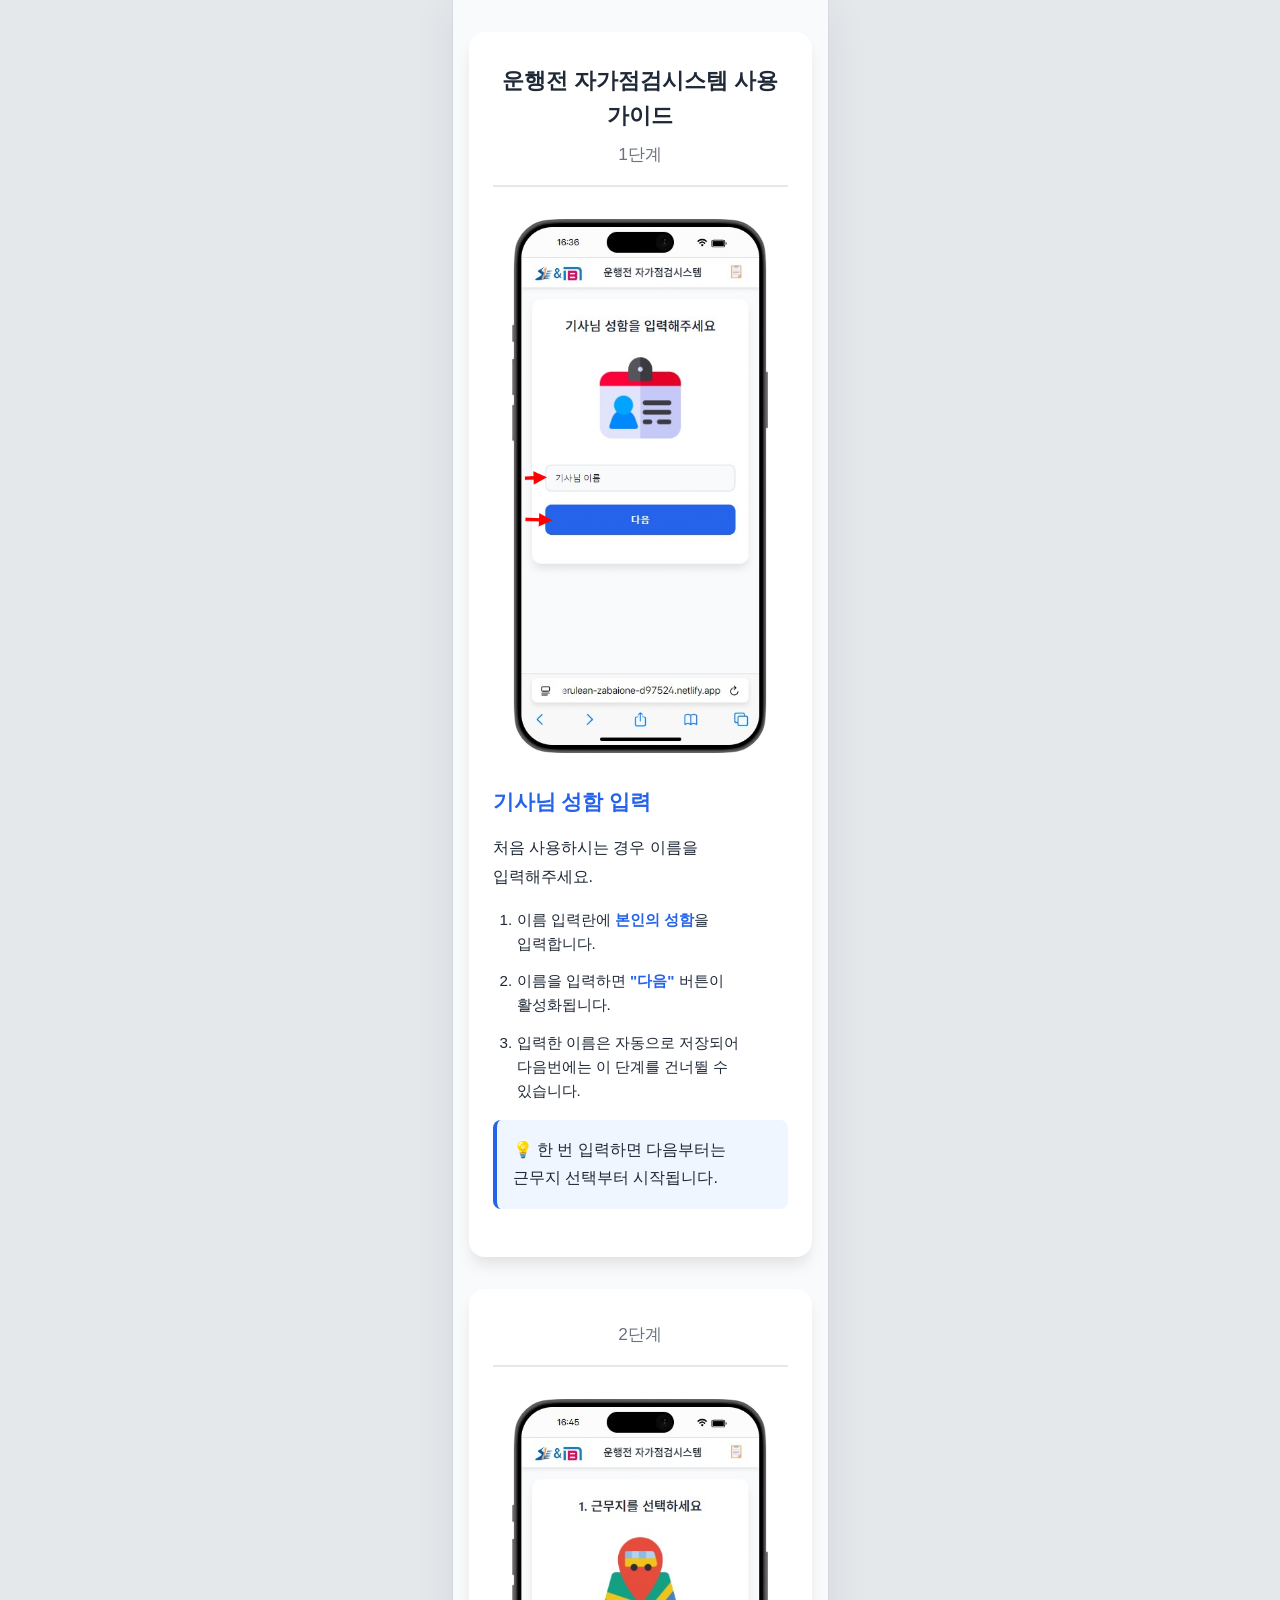
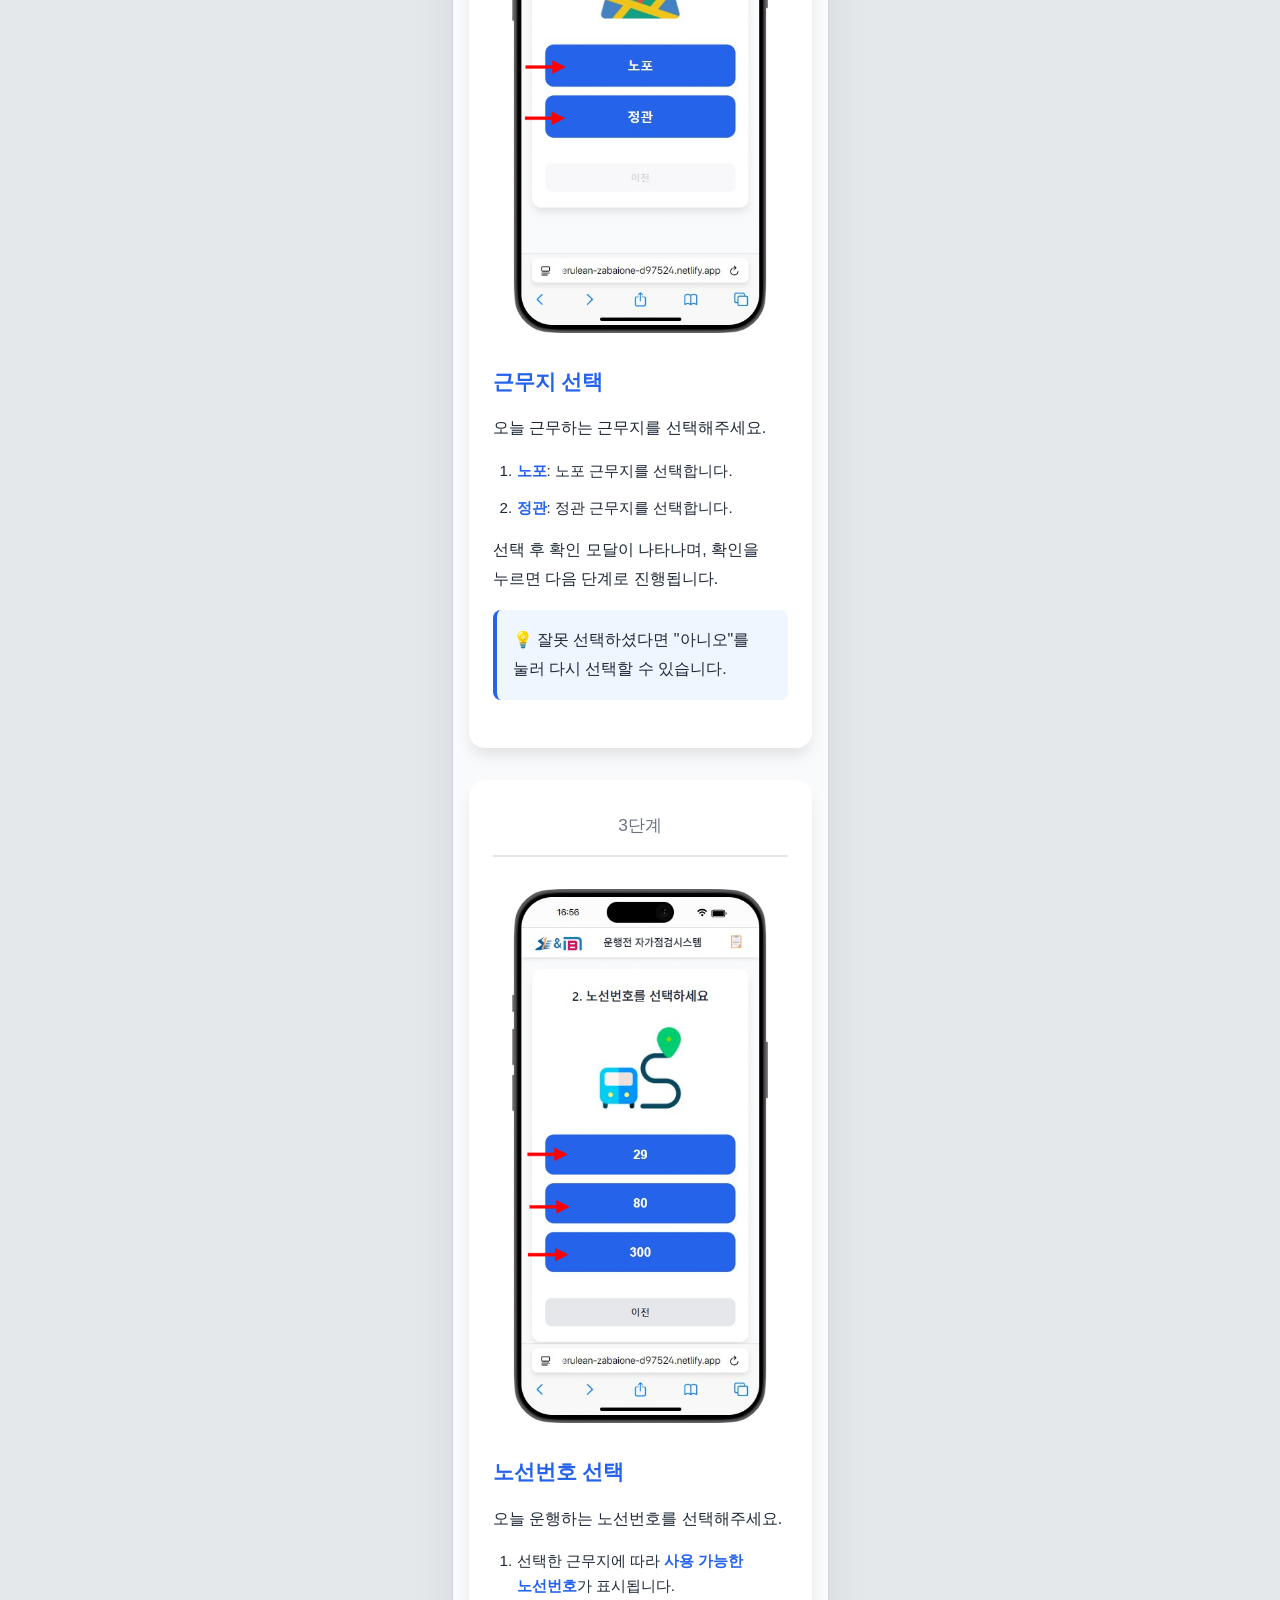
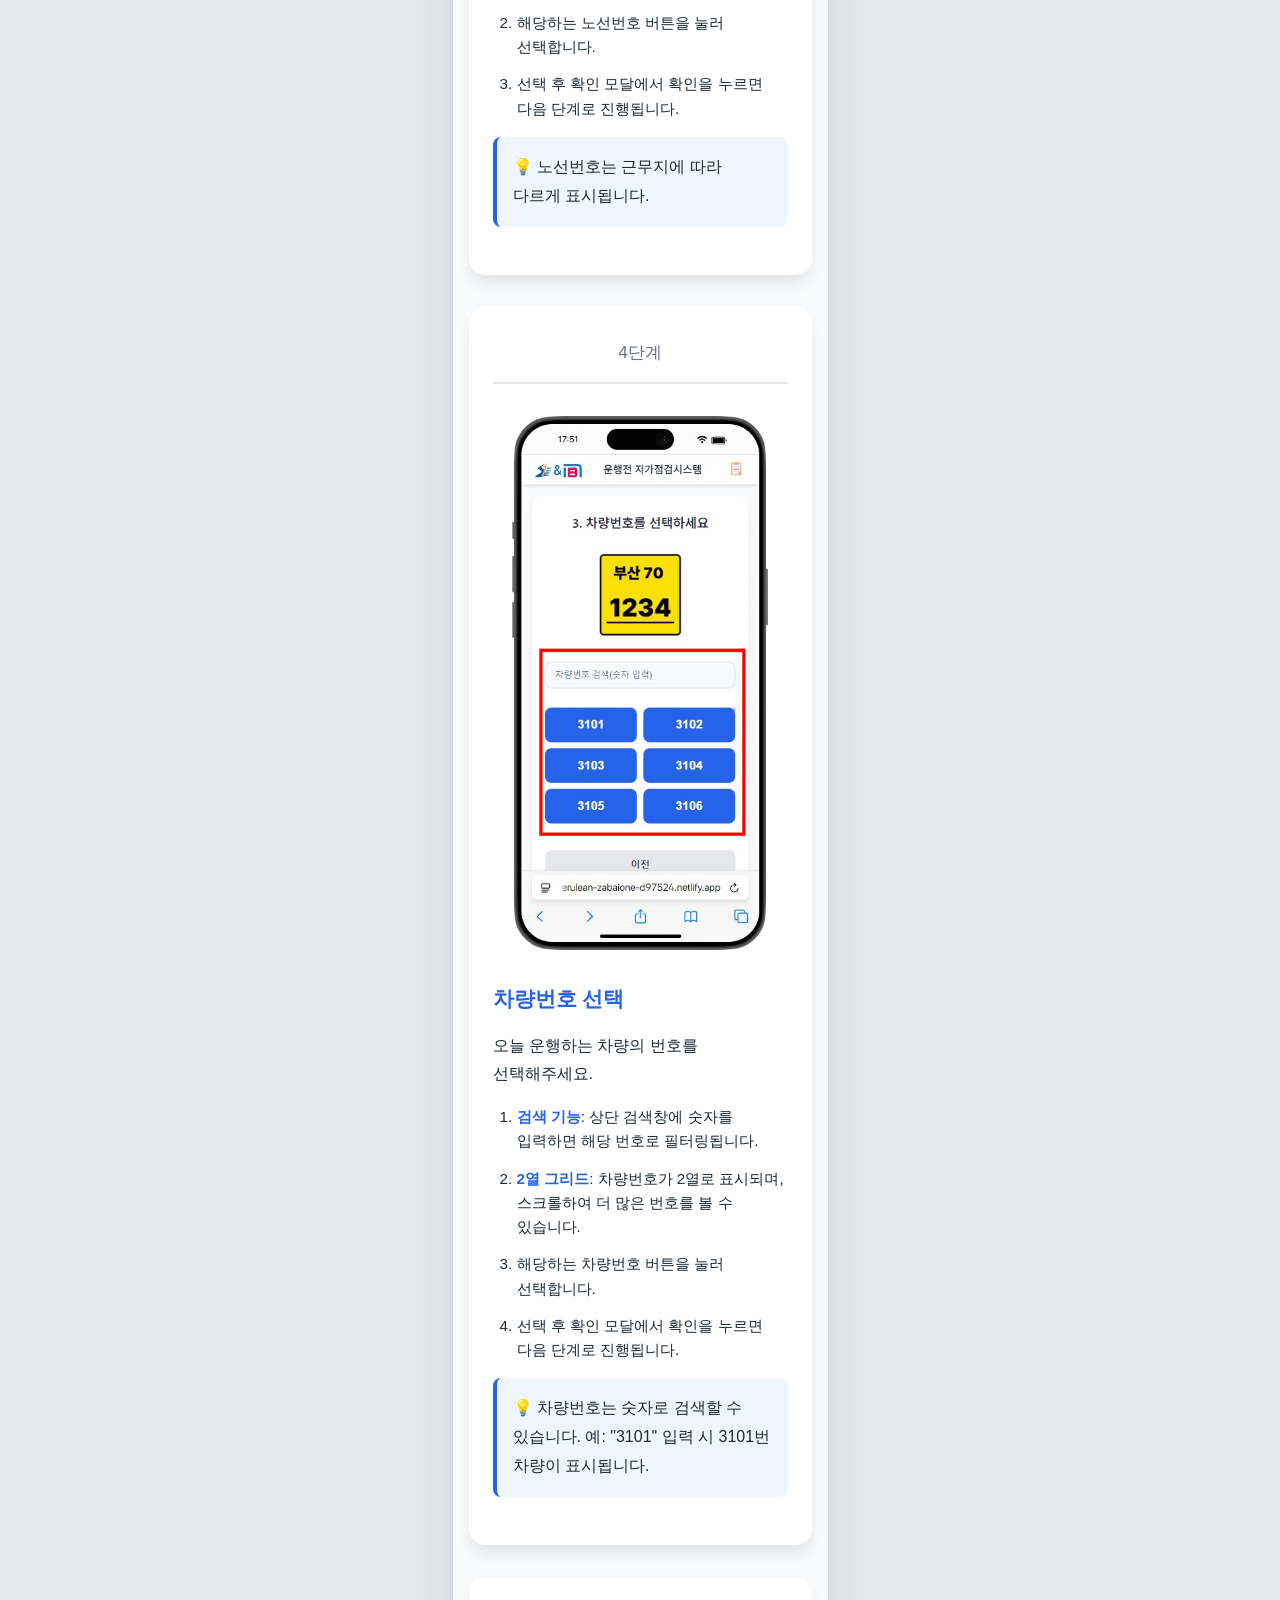
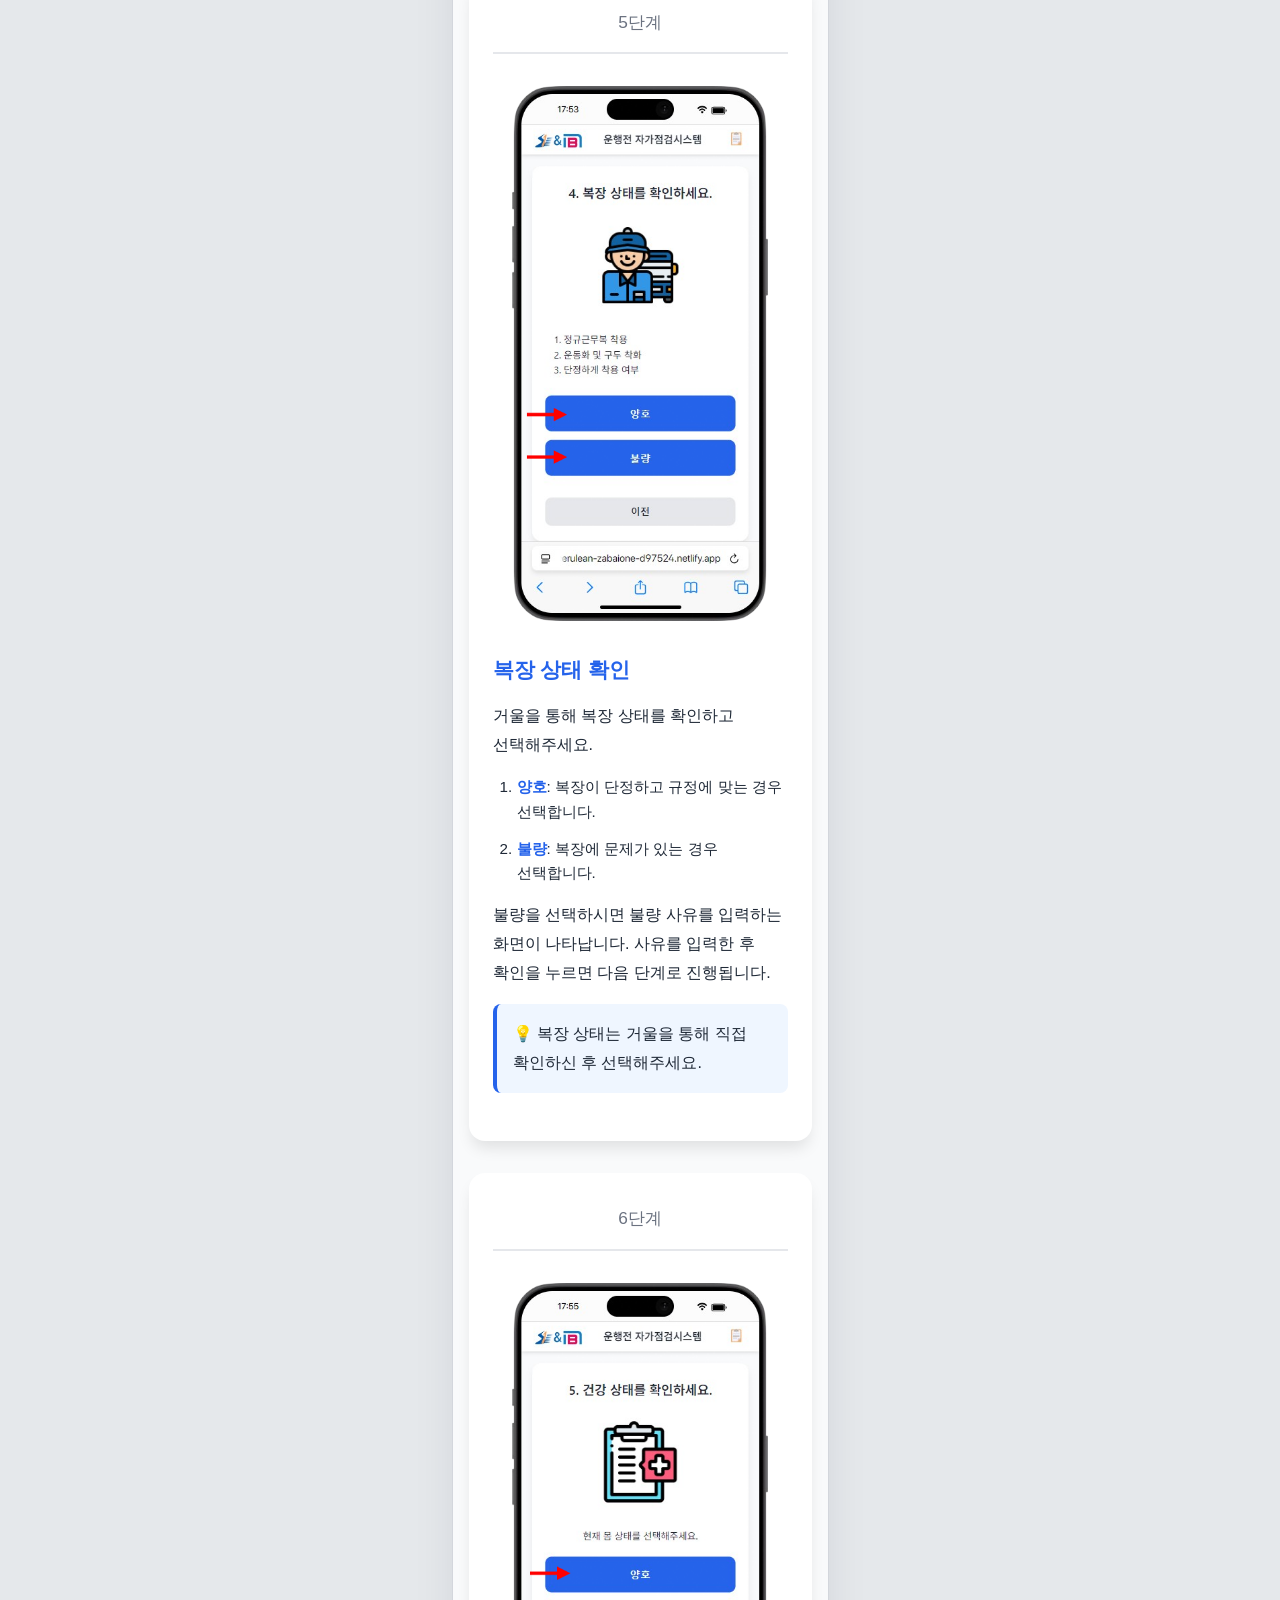
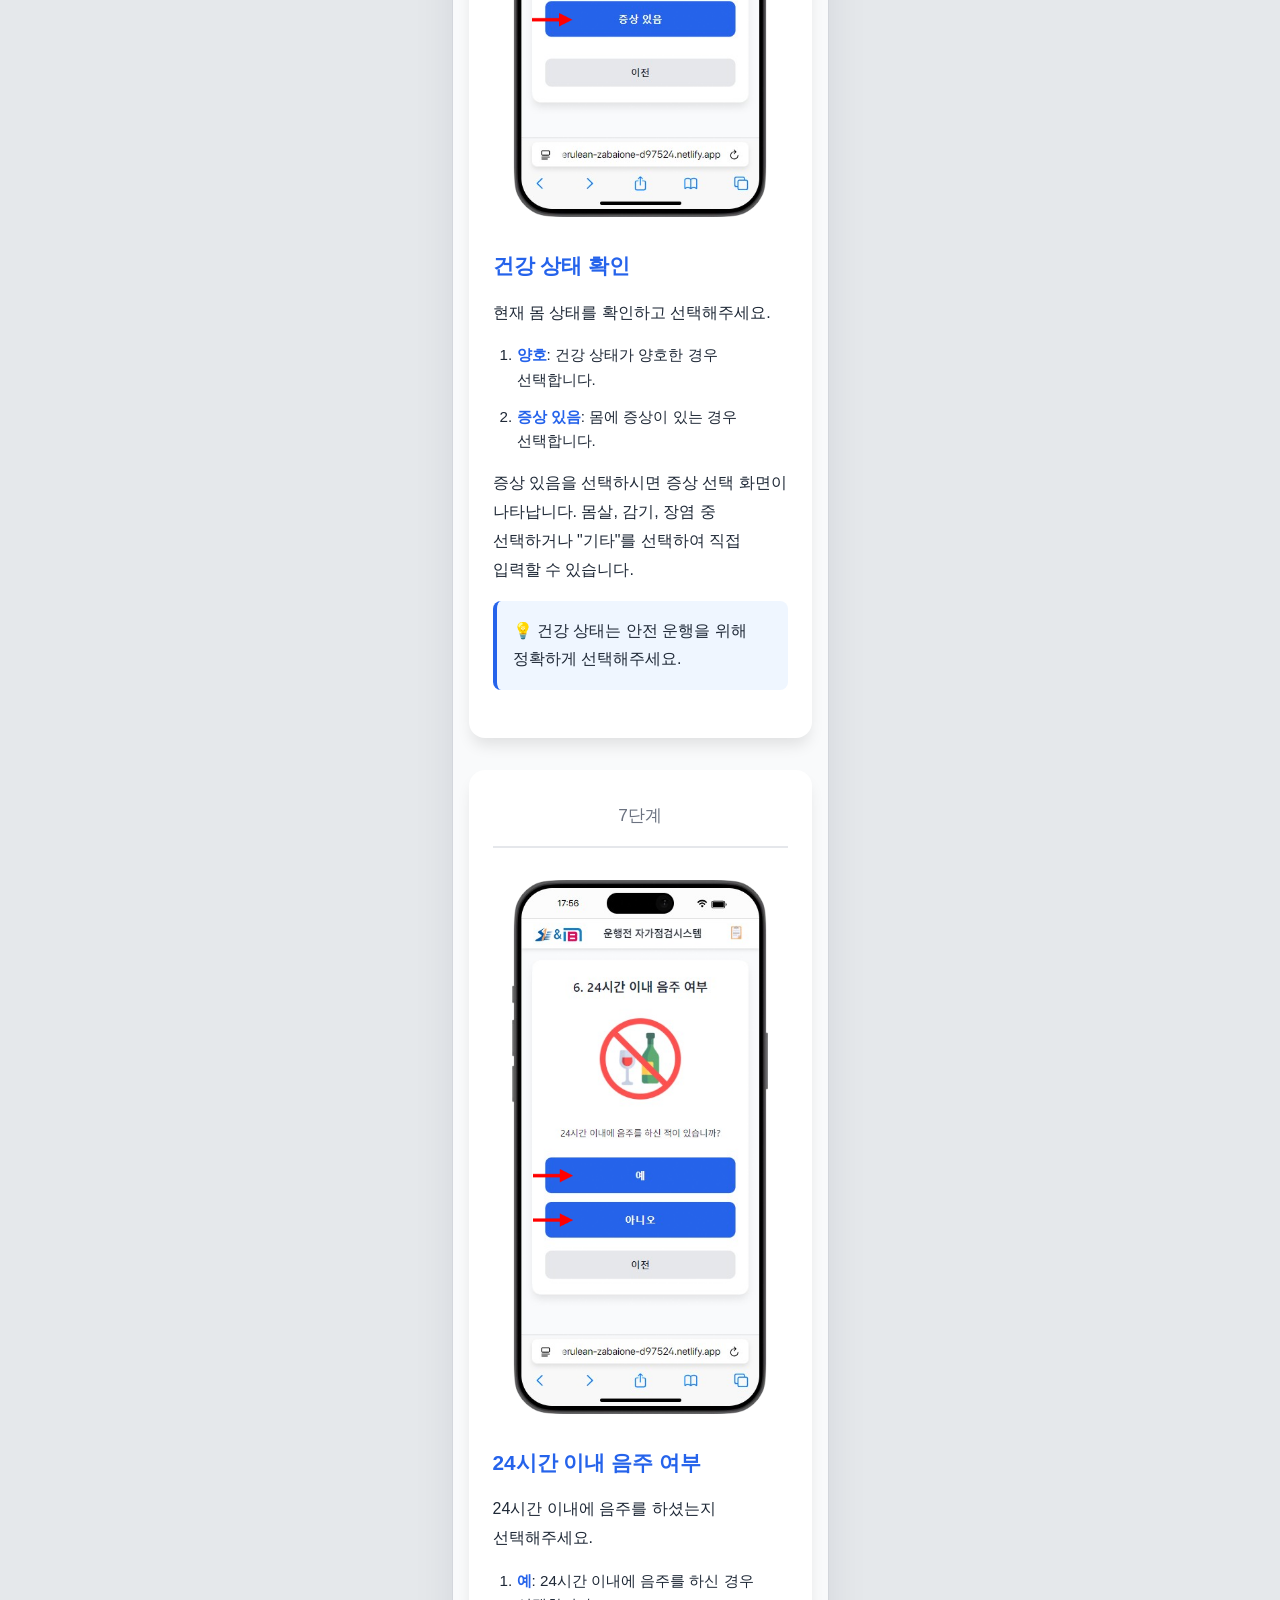
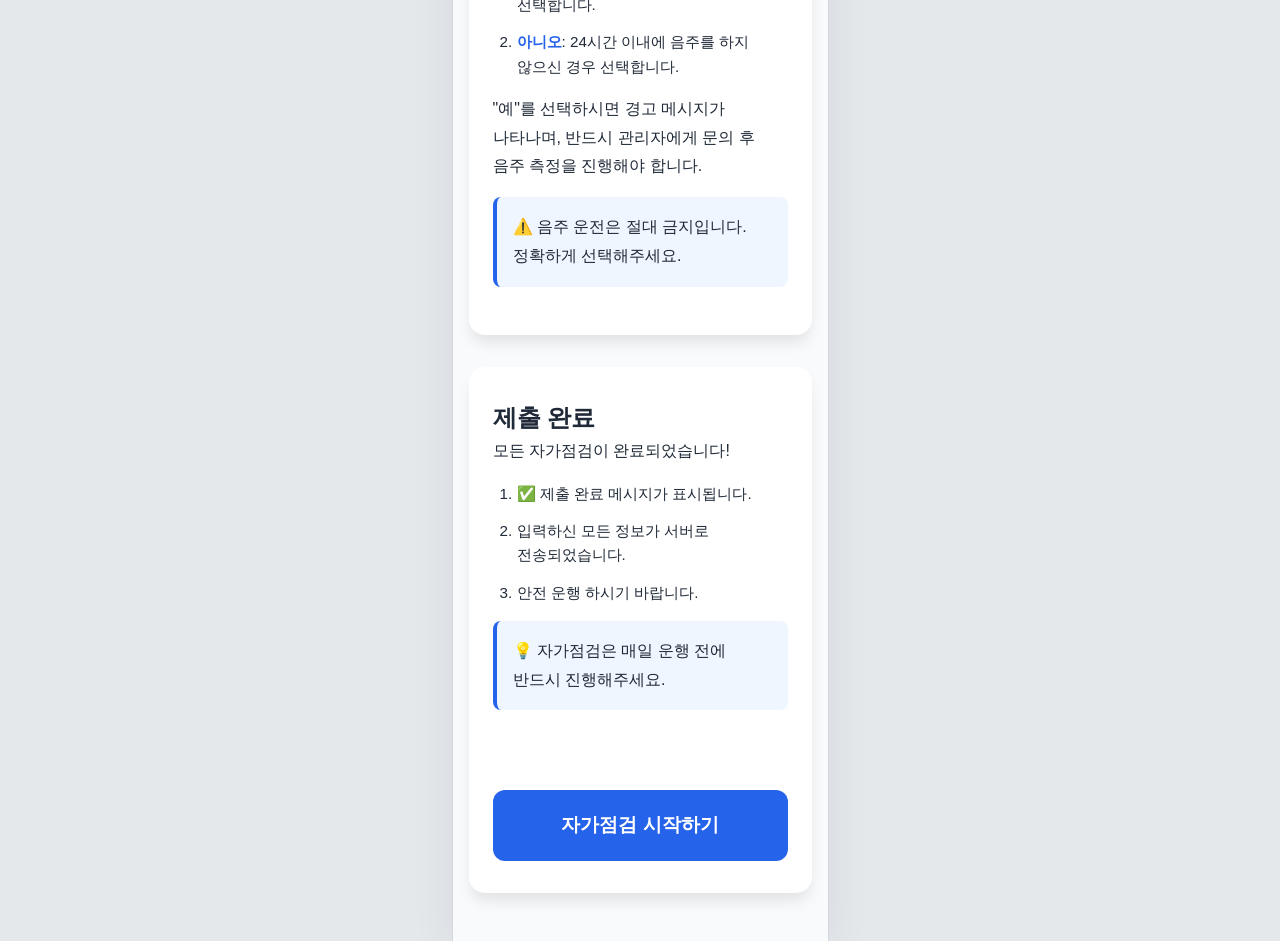
<file: guide.html>
<!DOCTYPE html>
<html lang="ko">
<head>
<meta charset="UTF-8">
<meta name="viewport" content="width=device-width,initial-scale=1">
<title>MDCS 사용 가이드</title>
<link rel="stylesheet" href="styles.css">
<link rel="stylesheet" href="guide-styles.css">
</head>
<body>

<!-- 가이드 페이지 컨테이너 -->
<div class="guide-container">
  
  <!-- 1. 기사님 이름 입력 가이드 -->
  <section class="guide-page" data-step="0">
    <div class="guide-header">
      <h1>운행전 자가점검시스템 사용 가이드</h1>
      <h1 class="step-indicator">1단계</h1>
    </div>
    
    <div class="guide-content">
      <div class="screenshot-container">
        <img src="guide-images/02-driver-name.png" alt="기사님 이름 입력" class="screenshot" onerror="this.src='images/id-card.png'">
      </div>
      
      <div class="guide-description">
        <h2>기사님 성함 입력</h2>
        <p>처음 사용하시는 경우 이름을 입력해주세요.</p>
        <ol>
          <li>이름 입력란에 <strong>본인의 성함</strong>을 입력합니다.</li>
          <li>이름을 입력하면 <strong>"다음"</strong> 버튼이 활성화됩니다.</li>
          <li>입력한 이름은 자동으로 저장되어 다음번에는 이 단계를 건너뛸 수 있습니다.</li>
        </ol>
        <p class="tip">💡 한 번 입력하면 다음부터는 근무지 선택부터 시작됩니다.</p>
      </div>
    </div>
    
  </section>

  <!-- 2. 근무지 선택 가이드 -->
  <section class="guide-page" data-step="1">
    <div class="guide-header">
      <h1 class="step-indicator">2단계</h1>
    </div>
    
    <div class="guide-content">
      <div class="screenshot-container">
        <img src="guide-images/03-site-selection.png" alt="근무지 선택" class="screenshot" onerror="this.src='images/bus_illustration.png'">
      </div>
      
      <div class="guide-description">
        <h2>근무지 선택</h2>
        <p>오늘 근무하는 근무지를 선택해주세요.</p>
        <ol>
          <li><strong>노포</strong>: 노포 근무지를 선택합니다.</li>
          <li><strong>정관</strong>: 정관 근무지를 선택합니다.</li>
        </ol>
        <p>선택 후 확인 모달이 나타나며, 확인을 누르면 다음 단계로 진행됩니다.</p>
        <p class="tip">💡 잘못 선택하셨다면 "아니오"를 눌러 다시 선택할 수 있습니다.</p>
      </div>
    </div>
    
  </section>

  <!-- 3. 노선번호 선택 가이드 -->
  <section class="guide-page" data-step="2">
    <div class="guide-header">
      <h1 class="step-indicator">3단계</h1>
    </div>
    
    <div class="guide-content">
      <div class="screenshot-container">
        <img src="guide-images/04-route-selection.png" alt="노선번호 선택" class="screenshot" onerror="this.src='images/route.png'">
      </div>
      
      <div class="guide-description">
        <h2>노선번호 선택</h2>
        <p>오늘 운행하는 노선번호를 선택해주세요.</p>
        <ol>
          <li>선택한 근무지에 따라 <strong>사용 가능한 노선번호</strong>가 표시됩니다.</li>
          <li>해당하는 노선번호 버튼을 눌러 선택합니다.</li>
          <li>선택 후 확인 모달에서 확인을 누르면 다음 단계로 진행됩니다.</li>
        </ol>
        <p class="tip">💡 노선번호는 근무지에 따라 다르게 표시됩니다.</p>
      </div>
    </div>
    
  </section>

  <!-- 4. 차량번호 선택 가이드 -->
  <section class="guide-page" data-step="3">
    <div class="guide-header">
      <h1 class="step-indicator">4단계</h1>
    </div>
    
    <div class="guide-content">
      <div class="screenshot-container">
        <img src="guide-images/05-plate-selection.png" alt="차량번호 선택" class="screenshot" onerror="this.src='images/plate-number.png'">
      </div>
      
      <div class="guide-description">
        <h2>차량번호 선택</h2>
        <p>오늘 운행하는 차량의 번호를 선택해주세요.</p>
        <ol>
          <li><strong>검색 기능</strong>: 상단 검색창에 숫자를 입력하면 해당 번호로 필터링됩니다.</li>
          <li><strong>2열 그리드</strong>: 차량번호가 2열로 표시되며, 스크롤하여 더 많은 번호를 볼 수 있습니다.</li>
          <li>해당하는 차량번호 버튼을 눌러 선택합니다.</li>
          <li>선택 후 확인 모달에서 확인을 누르면 다음 단계로 진행됩니다.</li>
        </ol>
        <p class="tip">💡 차량번호는 숫자로 검색할 수 있습니다. 예: "3101" 입력 시 3101번 차량이 표시됩니다.</p>
      </div>
    </div>
    
  </section>

  <!-- 5. 복장 상태 확인 가이드 -->
  <section class="guide-page" data-step="4">
    <div class="guide-header">
      <h1 class="step-indicator">5단계</h1>
    </div>
    
    <div class="guide-content">
      <div class="screenshot-container">
        <img src="guide-images/06-uniform-check.png" alt="복장 상태 확인" class="screenshot" onerror="this.src='images/uniform.png'">
      </div>
      
      <div class="guide-description">
        <h2>복장 상태 확인</h2>
        <p>거울을 통해 복장 상태를 확인하고 선택해주세요.</p>
        <ol>
          <li><strong>양호</strong>: 복장이 단정하고 규정에 맞는 경우 선택합니다.</li>
          <li><strong>불량</strong>: 복장에 문제가 있는 경우 선택합니다.</li>
        </ol>
        <p>불량을 선택하시면 불량 사유를 입력하는 화면이 나타납니다. 사유를 입력한 후 확인을 누르면 다음 단계로 진행됩니다.</p>
        <p class="tip">💡 복장 상태는 거울을 통해 직접 확인하신 후 선택해주세요.</p>
      </div>
    </div>
    
  </section>

  <!-- 6. 건강 상태 확인 가이드 -->
  <section class="guide-page" data-step="5">
    <div class="guide-header">
      <h1 class="step-indicator">6단계</h1>
    </div>
    
    <div class="guide-content">
      <div class="screenshot-container">
        <img src="guide-images/07-health-check.png" alt="건강 상태 확인" class="screenshot" onerror="this.src='images/health.png'">
      </div>
      
      <div class="guide-description">
        <h2>건강 상태 확인</h2>
        <p>현재 몸 상태를 확인하고 선택해주세요.</p>
        <ol>
          <li><strong>양호</strong>: 건강 상태가 양호한 경우 선택합니다.</li>
          <li><strong>증상 있음</strong>: 몸에 증상이 있는 경우 선택합니다.</li>
        </ol>
        <p>증상 있음을 선택하시면 증상 선택 화면이 나타납니다. 몸살, 감기, 장염 중 선택하거나 "기타"를 선택하여 직접 입력할 수 있습니다.</p>
        <p class="tip">💡 건강 상태는 안전 운행을 위해 정확하게 선택해주세요.</p>
      </div>
    </div>
    
  </section>

  <!-- 7. 음주 여부 확인 가이드 -->
  <section class="guide-page" data-step="6">
    <div class="guide-header">
      <h1 class="step-indicator">7단계</h1>
    </div>
    
    <div class="guide-content">
      <div class="screenshot-container">
        <img src="guide-images/08-alcohol-check.png" alt="음주 여부 확인" class="screenshot" onerror="this.src='images/no-drinks.png'">
      </div>
      
      <div class="guide-description">
        <h2>24시간 이내 음주 여부</h2>
        <p>24시간 이내에 음주를 하셨는지 선택해주세요.</p>
        <ol>
          <li><strong>예</strong>: 24시간 이내에 음주를 하신 경우 선택합니다.</li>
          <li><strong>아니오</strong>: 24시간 이내에 음주를 하지 않으신 경우 선택합니다.</li>
        </ol>
        <p>"예"를 선택하시면 경고 메시지가 나타나며, 반드시 관리자에게 문의 후 음주 측정을 진행해야 합니다.</p>
        <p class="tip">⚠️ 음주 운전은 절대 금지입니다. 정확하게 선택해주세요.</p>
      </div>
    </div>
    
  </section>

  <!-- 8. 제출 완료 가이드 -->
  <section class="guide-page" data-step="7">
    <div class="guide-content">
      <div class="guide-description">
        <h1 text-align="center">제출 완료</h1>
        <p>모든 자가점검이 완료되었습니다!</p>
        <ol>
          <li>✅ 제출 완료 메시지가 표시됩니다.</li>
          <li>입력하신 모든 정보가 서버로 전송되었습니다.</li>
          <li>안전 운행 하시기 바랍니다.</li>
        </ol>
        <p class="tip">💡 자가점검은 매일 운행 전에 반드시 진행해주세요.</p>
        
        <div class="guide-complete-section">
          <button class="complete-btn" onclick="window.location.href='index.html'">자가점검 시작하기</button>
        </div>
      </div>
    </div>
  </section>

</div>

<script src="guide.js"></script>
</body>
</html>
</file>
<file: styles.css>
/* =========================================================
   MDCS 운행전 자가점검시스템
   Toss Design System(TDS) 기반 스타일
   ========================================================= */

/* ======== 디자인 토큰 ======== */
:root {
  --grey-50: #F9FAFB;
  --grey-100: #F2F4F6;
  --grey-200: #E5E8EB;
  --grey-300: #D1D6DB;
  --grey-400: #B0B8C1;
  --grey-500: #8B95A1;
  --grey-600: #6B7684;
  --grey-700: #4E5968;
  --grey-800: #333D4B;
  --grey-900: #191F28;

  --blue-50: #E8F3FF;
  --blue-100: #C9E2FF;
  --blue-500: #3182F6;
  --blue-600: #2272EB;
  --blue-700: #1B64DA;

  --red-50: #FFEEEE;
  --red-500: #F04452;
  --red-600: #E42939;

  --radius-s: 12px;
  --radius-m: 16px;
  --radius-l: 20px;

  --nav-height: 56px;
  --cta-height: 56px;
  --frame-width: 375px;

  --ease: cubic-bezier(0.2, 0, 0, 1);
  --font: 'Noto Sans KR', -apple-system, BlinkMacSystemFont, 'Segoe UI', sans-serif;
}

/* ======== 기본 ======== */
* {
  margin: 0;
  padding: 0;
  box-sizing: border-box;
  -webkit-tap-highlight-color: transparent;
}

[hidden] {
  display: none !important;
}

html {
  background: var(--grey-200);
  overflow-x: hidden;
}

body {
  min-height: 100vh;
  min-height: 100svh;
  overflow-x: hidden;
  font-family: var(--font);
  line-height: 1.5;
  color: var(--grey-900);
  background: #fff;
  word-break: keep-all;
  -webkit-font-smoothing: antialiased;
}

body[data-tone="grey"] {
  background: var(--grey-100);
}

body.no-scroll {
  overflow: hidden;
}

button {
  font: inherit;
  color: inherit;
  background: none;
  border: 0;
  cursor: pointer;
  touch-action: manipulation;
}

button:disabled {
  cursor: default;
}

input,
textarea {
  font: inherit;
  color: inherit;
}

img {
  display: block;
  max-width: 100%;
}

:focus-visible {
  outline: 2px solid var(--blue-500);
  outline-offset: 2px;
}

/* ======== 스플래시 ======== */
.splash-overlay {
  position: fixed;
  inset: 0;
  z-index: 9999;
  display: flex;
  align-items: center;
  justify-content: center;
  background: var(--blue-500);
  color: #fff;
  text-align: center;
  font-family: var(--font);
}

.splash-content {
  display: flex;
  flex-direction: column;
  align-items: center;
  gap: 6px;
  padding: 32px;
}

.splash-logo-wrap {
  width: 96px;
  height: 96px;
  margin-bottom: 20px;
  display: flex;
  align-items: center;
  justify-content: center;
  background: #fff;
  border-radius: 28px;
  box-shadow: 0 16px 40px rgba(0, 30, 80, 0.25);
}

.splash-logo-wrap img {
  width: 76px;
  height: 76px;
  object-fit: contain;
}

.splash-title {
  font-size: 44px;
  font-weight: 800;
  line-height: 1.1;
  letter-spacing: -0.5px;
}

.splash-subtitle {
  font-size: 14px;
  font-weight: 500;
  opacity: 0.8;
}

.splash-subtitle-kr {
  margin-top: 4px;
  font-size: 20px;
  font-weight: 700;
  opacity: 1;
}

.splash-overlay.fade-out {
  animation: splashFadeOut 1.2s var(--ease) forwards;
}

@keyframes splashFadeOut {
  to {
    opacity: 0;
    visibility: hidden;
  }
}

/* ======== 상단 내비게이션 ======== */
.nav {
  position: fixed;
  top: 0;
  left: 0;
  right: 0;
  z-index: 100;
  height: var(--nav-height);
  display: flex;
  align-items: center;
  padding: 0 8px;
  background: #fff;
  border-bottom: 1px solid var(--grey-200);
}

.nav-brand {
  position: absolute;
  left: 50%;
  transform: translateX(-50%);
  height: 44px;
  display: flex;
  align-items: center;
  justify-content: center;
  gap: 8px;
  padding: 0 8px;
  border-radius: var(--radius-s);
  font-size: 16px;
  font-weight: 700;
  color: var(--grey-900);
  white-space: nowrap;
}

.nav-logo {
  height: 22px;
  width: auto;
}

.nav .nav-back {
  display: none;
  position: relative;
  z-index: 1;
}

.nav[data-mode="back"] .nav-back {
  display: inline-flex;
}

.nav-progress {
  position: absolute;
  left: 0;
  right: 0;
  bottom: 0;
  height: 3px;
  background: var(--grey-100);
  opacity: 0;
  transition: opacity 0.2s;
}

.nav.has-progress .nav-progress {
  opacity: 1;
}

.nav-progress-bar {
  width: 0;
  height: 100%;
  background: var(--blue-500);
  border-radius: 0 3px 3px 0;
  transition: width 0.4s var(--ease);
}

/* ======== 버튼 ======== */
.icon-btn {
  flex: 0 0 auto;
  width: 44px;
  height: 44px;
  display: inline-flex;
  align-items: center;
  justify-content: center;
  border-radius: var(--radius-s);
  color: var(--grey-900);
  transition: background 0.15s;
}

.icon-btn svg {
  width: 24px;
  height: 24px;
}

.icon-btn:active,
.nav-brand:active {
  background: rgba(2, 32, 71, 0.06);
}

.icon-btn-spacer {
  flex: 0 0 auto;
  width: 44px;
}

.btn {
  width: 100%;
  height: var(--cta-height);
  display: flex;
  align-items: center;
  justify-content: center;
  gap: 8px;
  padding: 0 20px;
  border-radius: var(--radius-m);
  font-size: 18px;
  font-weight: 700;
  transition: background 0.15s, transform 0.1s;
}

.btn:active:not(:disabled) {
  transform: scale(0.98);
}

.btn-primary {
  background: var(--blue-500);
  color: #fff;
}

.btn-primary:active:not(:disabled) {
  background: var(--blue-700);
}

.btn-primary:disabled {
  background: var(--blue-100);
}

.btn-secondary {
  background: var(--grey-100);
  color: var(--grey-700);
}

.btn-secondary:active {
  background: var(--grey-200);
}

.btn.is-loading,
.btn.is-loading:disabled {
  position: relative;
  background: var(--blue-500);
  color: transparent;
}

.btn.is-loading::after {
  content: '';
  position: absolute;
  width: 22px;
  height: 22px;
  border: 2.5px solid rgba(255, 255, 255, 0.4);
  border-top-color: #fff;
  border-radius: 50%;
  animation: spin 0.7s linear infinite;
}

.text-btn {
  flex: 0 0 auto;
  padding: 8px 10px;
  margin: -8px -10px -8px 0;
  border-radius: 8px;
  font-size: 16px;
  font-weight: 600;
  color: var(--blue-500);
  transition: background 0.15s;
}

.text-btn:active {
  background: var(--blue-50);
}

.bottom-cta {
  position: fixed;
  left: 0;
  right: 0;
  bottom: 0;
  z-index: 50;
  display: flex;
  flex-direction: column;
  gap: 10px;
  padding: 16px 20px calc(16px + env(safe-area-inset-bottom));
  background: linear-gradient(to bottom, rgba(255, 255, 255, 0), #fff 20px);
  pointer-events: none;
}

.bottom-cta > * {
  pointer-events: auto;
}

.cta-row {
  display: flex;
  gap: 8px;
}

.cta-row .btn {
  flex: 1 1 0;
  width: auto;
  min-width: 0;
}

body[data-tone="grey"] .bottom-cta {
  background: linear-gradient(to bottom, rgba(242, 244, 246, 0), var(--grey-100) 20px);
}

/* ======== 페이지 ======== */
.page {
  display: none;
  min-height: 100vh;
  min-height: 100svh;
  padding: var(--nav-height) 0 calc(168px + env(safe-area-inset-bottom));
}

.page.active {
  display: block;
}

.page.enter-forward > :not(.bottom-cta) {
  animation: pageInForward 0.32s var(--ease);
}

.page.enter-back > :not(.bottom-cta) {
  animation: pageInBack 0.32s var(--ease);
}

/* ======== Top (단계 제목) ======== */
.top {
  padding: 20px 24px 0;
}

.top-eyebrow {
  margin-bottom: 6px;
  font-size: 15px;
  font-weight: 700;
  color: var(--blue-500);
}

.top-title {
  font-size: 26px;
  font-weight: 700;
  line-height: 1.38;
  letter-spacing: -0.3px;
  color: var(--grey-900);
}

.top-desc {
  margin-top: 8px;
  font-size: 17px;
  color: var(--grey-700);
}

.summary {
  display: flex;
  flex-wrap: wrap;
  justify-content: center;
  gap: 6px;
}

.summary:empty {
  display: none;
}

.summary-chip {
  padding: 6px 12px;
  border-radius: 8px;
  background: var(--grey-100);
  font-size: 14px;
  font-weight: 600;
  color: var(--grey-700);
}

.step-body {
  padding: 28px 24px 0;
}

.section-label {
  margin: 20px 0 10px;
  font-size: 15px;
  font-weight: 600;
  color: var(--grey-600);
}

.empty-state {
  padding: 40px 0;
  text-align: center;
  font-size: 16px;
  color: var(--grey-500);
}

/* ======== 선택 타일 ======== */
.option-grid {
  display: grid;
  gap: 10px;
}

.cols-2 {
  grid-template-columns: repeat(2, 1fr);
}

.cols-3 {
  grid-template-columns: repeat(3, 1fr);
}

.option-tile {
  min-height: 64px;
  padding: 10px 6px;
  border: 2px solid transparent;
  border-radius: var(--radius-m);
  background: var(--grey-100);
  font-size: 19px;
  font-weight: 600;
  line-height: 1.3;
  color: var(--grey-800);
  text-align: center;
  transition: background 0.15s, border-color 0.15s, color 0.15s, transform 0.1s;
}

.option-tile.tall {
  min-height: 120px;
  font-size: 24px;
  font-weight: 700;
}

.option-tile.compact {
  min-height: 56px;
  font-size: 18px;
}

.option-tile:active,
.option-row:active {
  transform: scale(0.97);
}

.option-tile.selected {
  background: var(--blue-50);
  border-color: var(--blue-500);
  color: var(--blue-600);
}

.option-tile.danger.selected {
  background: var(--red-50);
  border-color: var(--red-500);
  color: var(--red-600);
}

.check-list {
  display: flex;
  flex-direction: column;
  gap: 16px;
}

.check-section .follow-title {
  margin-bottom: 22px;
  font-size: 24px;
}

.check-item-title {
  display: flex;
  align-items: center;
  gap: 8px;
  margin-bottom: 8px;
  font-size: 17px;
  font-weight: 700;
  line-height: 1.35;
  letter-spacing: -0.2px;
  color: var(--grey-900);
}

.check-item-no {
  flex: 0 0 auto;
  width: 24px;
  height: 24px;
  display: inline-flex;
  align-items: center;
  justify-content: center;
  border-radius: 50%;
  background: var(--blue-500);
  font-size: 13px;
  font-weight: 700;
  color: #fff;
}

.check-list .option-grid {
  gap: 8px;
}

.check-list .option-tile.compact {
  min-height: 48px;
  padding: 8px 4px;
  font-size: 16px;
}

.check-item .reveal {
  margin-top: 10px;
}

.problem-box {
  display: grid;
  grid-template-columns: 1fr auto;
  align-items: center;
  gap: 2px 8px;
  padding: 10px 12px 8px;
  overflow: hidden;
  border-radius: var(--radius-m);
  background: var(--grey-100);
}

.problem-box:focus-within {
  box-shadow: inset 0 0 0 2px var(--blue-500);
}

.problem-box .field {
  display: contents;
}

.problem-box .field-label {
  grid-column: 1 / -1;
  margin: 0;
  padding: 0;
  font-size: 13px;
}

.problem-box .field-input,
.problem-box .field-input:focus {
  grid-column: 1 / -1;
  min-height: 0;
  padding: 4px 2px 0;
  border-color: transparent;
  border-radius: 0;
  background: transparent;
  font-size: 16px;
  line-height: 1.4;
}

.check-item .field-textarea {
  min-height: 42px;
}

.problem-box .field-counter {
  grid-column: 1;
  align-self: center;
  margin: 0;
  padding: 0;
}

.photo-btn {
  position: relative;
  grid-column: 2;
  width: auto;
  min-height: 34px;
  display: inline-flex;
  align-items: center;
  justify-content: center;
  gap: 6px;
  margin: 0;
  padding: 0 12px;
  border-radius: 999px;
  background: #fff;
  color: var(--blue-600);
  box-shadow: inset 0 0 0 1.5px var(--blue-500);
}

.photo-btn:active {
  background: var(--blue-50);
}

.photo-icon {
  flex: 0 0 auto;
  width: 18px;
  height: 18px;
  display: inline-flex;
  align-items: center;
  justify-content: center;
  color: var(--blue-500);
}

.photo-icon svg {
  width: 18px;
  height: 18px;
}

.photo-btn-title {
  font-size: 14px;
  font-weight: 700;
  color: var(--blue-600);
}

.photo-input {
  position: absolute;
  width: 1px;
  height: 1px;
  margin: -1px;
  padding: 0;
  overflow: hidden;
  clip: rect(0 0 0 0);
  border: 0;
}

.photo-preview {
  grid-column: 1 / -1;
  display: flex;
  align-items: center;
  gap: 10px;
  padding: 6px 0 2px;
}

.photo-preview[hidden] {
  display: none;
}

.photo-preview img {
  width: 48px;
  height: 48px;
  object-fit: cover;
  border-radius: 8px;
  background: #fff;
}

/* ======== 선택 목록 (라디오형) ======== */
.option-list {
  display: flex;
  flex-direction: column;
  gap: 10px;
}

.option-row {
  width: 100%;
  min-height: 68px;
  display: flex;
  align-items: center;
  justify-content: space-between;
  gap: 12px;
  padding: 16px 20px;
  border: 2px solid transparent;
  border-radius: var(--radius-m);
  background: var(--grey-100);
  font-size: 19px;
  font-weight: 600;
  color: var(--grey-800);
  text-align: left;
  transition: background 0.15s, border-color 0.15s, color 0.15s, transform 0.1s;
}

.option-row.selected {
  background: var(--blue-50);
  border-color: var(--blue-500);
  color: var(--blue-600);
}

.option-row.danger.selected {
  background: var(--red-50);
  border-color: var(--red-500);
  color: var(--red-600);
}

.radio {
  position: relative;
  flex: 0 0 auto;
  width: 26px;
  height: 26px;
  border: 2px solid var(--grey-300);
  border-radius: 50%;
  background: #fff;
  transition: background 0.15s, border-color 0.15s;
}

.option-row.selected .radio {
  border-color: currentColor;
  background: currentColor;
}

.option-row.selected .radio::after {
  content: '';
  position: absolute;
  left: 7px;
  top: 3px;
  width: 7px;
  height: 12px;
  border: solid #fff;
  border-width: 0 2.5px 2.5px 0;
  transform: rotate(45deg);
}

.reveal {
  margin-top: 20px;
  animation: reveal 0.28s var(--ease);
}

.follow-block {
  margin-top: 36px;
}

.page-follow {
  min-height: calc(100svh - var(--nav-height));
}

.follow-title {
  margin-bottom: 20px;
  font-size: 26px;
  font-weight: 700;
  line-height: 1.38;
  letter-spacing: -0.3px;
}

.continue-btn {
  width: 100%;
  margin-top: 16px;
}

.plate-scroll {
  max-height: 200px;
  margin-top: 4px;
  overflow-y: auto;
  -webkit-overflow-scrolling: touch;
}

#plate-grid .option-tile,
#plate-recent-grid .option-tile {
  min-height: 44px;
  padding: 6px 4px;
  font-size: 17px;
}

.plate-scroll .section-label {
  margin-top: 8px;
}

.field-textarea.health-note {
  min-height: 72px;
}

.health-reset {
  display: block;
  margin: 12px auto 0;
}

/* ======== 입력 ======== */
.field {
  display: block;
}

.field-label {
  display: block;
  margin-bottom: 8px;
  font-size: 15px;
  font-weight: 600;
  color: var(--grey-700);
}

.field-input {
  width: 100%;
  min-height: 60px;
  padding: 16px 18px;
  border: 2px solid transparent;
  border-radius: var(--radius-m);
  background: var(--grey-100);
  font-size: 19px;
  color: var(--grey-900);
  outline: none;
  transition: border-color 0.15s, background 0.15s;
}

.field-input::placeholder {
  color: var(--grey-400);
}

.field-input:focus {
  border-color: var(--blue-500);
  background: #fff;
}

.field-textarea {
  min-height: 112px;
  font-size: 17px;
  line-height: 1.5;
  resize: none;
}

.field-counter {
  display: block;
  margin-top: 6px;
  text-align: right;
  font-size: 14px;
  color: var(--grey-500);
}

.search-wrap {
  position: sticky;
  top: var(--nav-height);
  z-index: 5;
  margin: -12px -24px 0;
  padding: 12px 24px;
  background: #fff;
}

.search-field {
  position: relative;
  display: block;
}

.search-field svg {
  position: absolute;
  left: 16px;
  top: 50%;
  width: 22px;
  height: 22px;
  transform: translateY(-50%);
  color: var(--grey-500);
  pointer-events: none;
}

.search-field .field-input {
  min-height: 52px;
  padding: 12px 16px 12px 48px;
  font-size: 18px;
}

/* ======== 안내 박스 ======== */
.callout {
  display: flex;
  gap: 12px;
  padding: 16px 18px;
  border-radius: var(--radius-m);
  text-align: left;
}

.callout svg {
  flex: 0 0 auto;
  width: 24px;
  height: 24px;
  margin-top: 1px;
}

.callout-title {
  font-size: 17px;
  font-weight: 700;
}

.callout-desc {
  margin-top: 2px;
  font-size: 15px;
  color: var(--grey-700);
}

.callout.danger {
  background: var(--red-50);
  color: var(--red-600);
}

/* ======== 메인 화면 ======== */
.landing {
  display: flex;
  flex-direction: column;
  gap: 12px;
  min-height: calc(100svh - var(--nav-height) - 104px - env(safe-area-inset-bottom));
  padding: 4px 20px 0;
}

.landing-greeting {
  padding: 8px 4px 0;
}

.landing-date {
  font-size: 15px;
  font-weight: 600;
  color: var(--grey-600);
}

.landing-hello {
  margin-top: 4px;
  font-size: 26px;
  font-weight: 700;
  line-height: 1.35;
  letter-spacing: -0.3px;
  color: var(--grey-900);
}

.banner {
  overflow: hidden;
  border-radius: var(--radius-l);
  background: #163E86;
}

.banner img {
  display: block;
  width: 100%;
  height: auto;
}

.section-card {
  padding: 4px 0 8px;
  border: 1px solid var(--grey-200);
  border-radius: var(--radius-l);
  background: #fff;
}

.landing .section-card {
  margin-top: auto;
}

.landing .list-header {
  margin-bottom: 0;
  padding: 6px 0;
}

.landing .list-row {
  gap: 12px;
  padding: 8px 16px;
}

.list-header {
  display: flex;
  align-items: center;
  justify-content: space-between;
  margin: 0 20px 4px;
  padding: 10px 0;
  border-bottom: 1px solid var(--grey-200);
}

.list-header .icon-btn {
  margin-right: -10px;
  color: var(--grey-600);
}

.list-header-title {
  font-size: 20px;
  font-weight: 700;
  color: var(--grey-900);
}

.list {
  list-style: none;
}

.list-row {
  width: 100%;
  display: flex;
  align-items: center;
  gap: 14px;
  padding: 14px 20px;
  text-align: left;
  transition: background 0.15s;
}

.list-row:active {
  background: var(--grey-100);
}

.list-row-icon {
  flex: 0 0 auto;
  width: 40px;
  height: 40px;
  display: flex;
  align-items: center;
  justify-content: center;
  border-radius: var(--radius-s);
  background: var(--blue-50);
  color: var(--blue-500);
}

.list-row-icon svg {
  width: 22px;
  height: 22px;
}

.list-row-text {
  flex: 1;
  min-width: 0;
  font-size: 17px;
  font-weight: 500;
  line-height: 1.45;
  color: var(--grey-800);
}

.list-row-arrow {
  flex: 0 0 auto;
  width: 20px;
  height: 20px;
  color: var(--grey-400);
}

.list-row-arrow svg {
  width: 100%;
  height: 100%;
}

/* ======== 제출 전 확인 ======== */
.review-list {
  list-style: none;
  padding: 4px 20px;
  border-radius: var(--radius-l);
  background: var(--grey-50);
  border: 1px solid var(--grey-100);
}

.review-row {
  display: flex;
  align-items: center;
  gap: 12px;
  padding: 16px 0;
}

.review-row + .review-row {
  border-top: 1px solid var(--grey-200);
}

.review-main {
  flex: 1;
  min-width: 0;
}

.review-label {
  display: block;
  font-size: 14px;
  font-weight: 500;
  color: var(--grey-600);
}

.review-value {
  display: block;
  margin-top: 2px;
  font-size: 19px;
  font-weight: 700;
  color: var(--grey-900);
}

.review-value.warn {
  color: var(--red-500);
}

.review-detail {
  display: block;
  margin-top: 4px;
  font-size: 15px;
  color: var(--grey-700);
  white-space: pre-line;
  overflow-wrap: anywhere;
}

/* ======== 완료 ======== */
.result {
  display: flex;
  flex-direction: column;
  align-items: center;
  padding: 56px 24px 0;
  text-align: center;
}

.result-icon {
  width: 88px;
  height: 88px;
}

.result-icon circle {
  fill: var(--blue-500);
  transform-origin: center;
  animation: pop 0.45s var(--ease) both;
}

.result-icon path {
  fill: none;
  stroke: #fff;
  stroke-width: 5;
  stroke-linecap: round;
  stroke-linejoin: round;
  stroke-dasharray: 50;
  stroke-dashoffset: 50;
  animation: draw 0.35s 0.3s var(--ease) forwards;
}

.result-title {
  margin-top: 24px;
  font-size: 26px;
  font-weight: 700;
  color: var(--grey-900);
}

.result-desc {
  margin-top: 8px;
  font-size: 17px;
  color: var(--grey-700);
}

.result-card {
  width: 100%;
  margin-top: 36px;
  padding: 4px 20px;
  border-radius: var(--radius-l);
  background: var(--grey-50);
  border: 1px solid var(--grey-100);
  text-align: left;
}

.result-card div {
  display: flex;
  justify-content: space-between;
  gap: 12px;
  padding: 14px 0;
  font-size: 16px;
}

.result-card div + div {
  border-top: 1px solid var(--grey-200);
}

.result-card dt {
  color: var(--grey-600);
}

.result-card dd {
  font-weight: 600;
  color: var(--grey-900);
}

.result .callout {
  width: 100%;
  margin-top: 16px;
}

/* ======== 공지 이미지 보기 ======== */
.viewer {
  position: fixed;
  inset: 0;
  z-index: 500;
  display: flex;
  flex-direction: column;
  background: var(--grey-100);
  animation: sheetUp 0.3s var(--ease);
}

.viewer-bar {
  height: var(--nav-height);
  display: flex;
  align-items: center;
  padding: 0 8px;
  background: #fff;
}

.viewer-title {
  flex: 1;
  min-width: 0;
  text-align: center;
  font-size: 17px;
  font-weight: 600;
  white-space: nowrap;
  overflow: hidden;
  text-overflow: ellipsis;
}

.viewer-body {
  flex: 1;
  display: flex;
  flex-direction: column;
  gap: 12px;
  padding: 16px;
  overflow: auto;
  -webkit-overflow-scrolling: touch;
}

.viewer-body img {
  width: 100%;
  height: auto;
  border-radius: var(--radius-s);
  background: #fff;
  box-shadow: 0 1px 3px rgba(0, 23, 51, 0.06);
}

/* ======== 토스트 ======== */
.toast {
  position: fixed;
  left: 20px;
  right: 20px;
  bottom: calc(100px + env(safe-area-inset-bottom));
  z-index: 600;
  padding: 14px 18px;
  border-radius: 14px;
  background: rgba(25, 31, 40, 0.92);
  font-size: 16px;
  font-weight: 500;
  color: #fff;
  text-align: center;
  opacity: 0;
  transform: translateY(8px);
  pointer-events: none;
  transition: opacity 0.2s, transform 0.2s var(--ease);
}

.toast.show {
  opacity: 1;
  transform: none;
}

/* ======== 마우스 환경 hover ======== */
@media (hover: hover) {
  .icon-btn:hover,
  .nav-brand:hover {
    background: rgba(2, 32, 71, 0.05);
  }

  .btn-primary:hover:not(:disabled) {
    background: var(--blue-600);
  }

  .btn-secondary:hover {
    background: var(--grey-200);
  }

  .option-tile:not(.selected):hover,
  .option-row:not(.selected):hover {
    background: var(--grey-200);
  }

  .list-row:hover {
    background: var(--grey-50);
  }
}

/* ======== 애니메이션 ======== */
@keyframes pageInForward {
  from { opacity: 0; }
  to { opacity: 1; }
}

@keyframes pageInBack {
  from { opacity: 0; }
  to { opacity: 1; }
}

@keyframes reveal {
  from { opacity: 0; }
  to { opacity: 1; }
}

@keyframes sheetUp {
  from { opacity: 0; transform: translateY(24px); }
  to { opacity: 1; transform: none; }
}

@keyframes pop {
  from { transform: scale(0.4); opacity: 0; }
  to { transform: scale(1); opacity: 1; }
}

@keyframes draw {
  to { stroke-dashoffset: 0; }
}

@keyframes spin {
  to { transform: rotate(360deg); }
}

@media (prefers-reduced-motion: reduce) {
  * {
    animation-duration: 0.01ms !important;
    animation-iteration-count: 1 !important;
    transition-duration: 0.01ms !important;
  }
}

/* ======== PC: 모바일 너비(375px) 프레임 유지 ======== */
@media (min-width: 768px) {
  body {
    position: relative;
    max-width: var(--frame-width);
    margin: 0 auto;
    box-shadow: 0 0 0 1px rgba(0, 23, 51, 0.04), 0 8px 40px rgba(0, 23, 51, 0.08);
  }

  .nav,
  .bottom-cta,
  .viewer {
    left: calc(50% - var(--frame-width) / 2);
    right: auto;
    width: var(--frame-width);
  }

  .toast {
    left: calc(50% - var(--frame-width) / 2 + 20px);
    right: auto;
    width: calc(var(--frame-width) - 40px);
  }
}
</file>
<file: guide-styles.css>
/* 가이드 페이지 스타일 */

* {
  margin: 0;
  padding: 0;
  box-sizing: border-box;
}

:root {
  --primary: #2563eb;
  --primary-dark: #1d4ed8;
  --text: #1f2937;
  --text-light: #6b7280;
  --bg: #f9fafb;
  --card-bg: #ffffff;
  --border: #e5e7eb;
  --shadow: 0 4px 6px -1px rgba(0, 0, 0, 0.1);
  --shadow-lg: 0 10px 15px -3px rgba(0, 0, 0, 0.1);
}

body {
  font-family: -apple-system, BlinkMacSystemFont, 'Segoe UI', 'Noto Sans KR', sans-serif;
  background: var(--bg);
  color: var(--text);
  line-height: 1.6;
  min-height: 100vh;
  padding: 1rem;
}

.guide-container {
  max-width: 600px;
  margin: 0 auto;
  position: relative;
  margin-top: 1rem; /* 추가 여백 */
}

.guide-page {
  display: flex;
  background: var(--card-bg);
  border-radius: 16px;
  box-shadow: var(--shadow-lg);
  padding: 2rem 1.5rem;
  margin-bottom: 2rem;
  flex-direction: column;
}

.guide-header {
  text-align: center;
  margin-bottom: 2rem;
  padding-bottom: 1rem;
  border-bottom: 2px solid var(--border);
}

.guide-header h1:not(.step-indicator) {
  font-size: 1.35rem;
  font-weight: 600;
  color: var(--text);
  margin-bottom: 0.5rem;
}

.step-indicator {
  font-size: 1.08rem;
  color: var(--text-light);
  font-weight: 500;
  margin: 0;
}

.guide-content {
  flex: 1;
  display: flex;
  flex-direction: column;
  gap: 2rem;
}

.screenshot-container {
  width: 100%;
  background: transparent;
  display: flex;
  align-items: center;
  justify-content: center;
}

.screenshot {
  max-width: 87%;
  height: auto;
  border-radius: 8px;
  object-fit: contain;
}

.guide-description {
  flex: 1;
}

.guide-description h2 {
  font-size: 1.3rem;
  font-weight: 600;
  color: var(--primary);
  margin-bottom: 1rem;
}

.guide-description > p {
  font-size: 1rem;
  color: var(--text);
  margin-bottom: 1rem;
  line-height: 1.8;
}

.guide-description ol {
  padding-left: 1.5rem;
  margin-bottom: 1rem;
}

.guide-description ol li {
  font-size: 0.95rem;
  color: var(--text);
  margin-bottom: 0.8rem;
  line-height: 1.6;
}

.guide-description ol li strong {
  color: var(--primary);
  font-weight: 600;
}

.tip {
  background: #eff6ff;
  border-left: 4px solid var(--primary);
  padding: 1rem;
  border-radius: 8px;
  font-size: 0.95rem;
  color: var(--text);
  margin-top: 1rem;
  line-height: 1.6;
}

.guide-navigation {
  display: none; /* 스크롤 페이지로 변경하여 네비게이션 버튼 숨김 */
}

.guide-complete-section {
  display: flex;
  justify-content: center;
  margin-top: 5rem;
  padding-top: 0;
  border-top: none;
}

.complete-btn {
  width: 100%;
  max-width: 400px;
  padding: 1.25rem 2rem;
  font-size: 1.2rem;
  font-weight: 600;
  border: none;
  border-radius: 12px;
  cursor: pointer;
  transition: all 0.2s ease;
  background: var(--primary);
  color: white;
  min-height: 64px;
}

.complete-btn:hover {
  background: var(--primary-dark);
  transform: translateY(-2px);
  box-shadow: var(--shadow-lg);
}

.nav-btn {
  flex: 1;
  padding: 1rem 2rem;
  font-size: 1.1rem;
  font-weight: 600;
  border: none;
  border-radius: 12px;
  cursor: pointer;
  transition: all 0.2s ease;
  min-height: 52px;
}

.prev-btn {
  background: #e5e7eb;
  color: #000000;
}

.prev-btn:hover:not(:disabled) {
  background: #cbd5e1;
  transform: translateY(-2px);
  box-shadow: var(--shadow-lg);
}

.prev-btn:disabled {
  background: #f3f4f6;
  color: #bdbdbd;
  cursor: not-allowed;
  opacity: 0.6;
}

.next-btn {
  background: var(--primary);
  color: white;
}

.next-btn:hover:not(:disabled) {
  background: var(--primary-dark);
  transform: translateY(-2px);
  box-shadow: var(--shadow-lg);
}

.next-btn:disabled {
  background: #d1d5db;
  color: #9ca3af;
  cursor: not-allowed;
  opacity: 0.6;
}

/* 모바일 최적화 */
@media (max-width: 480px) {
  body {
    padding: 0.5rem;
  }

  .guide-page {
    padding: 1.5rem 1rem;
    min-height: calc(100vh - 1rem);
  }

  .guide-header h1 {
    font-size: 1.3rem;
  }


  .guide-description h2 {
    font-size: 1.2rem;
  }

  .nav-btn {
    padding: 0.875rem 1.5rem;
    font-size: 1rem;
  }
}

/* PC 화면에서도 모바일 너비 유지 */
@media (min-width: 768px) {
  .guide-container {
    max-width: 600px;
  }
}
</file>
